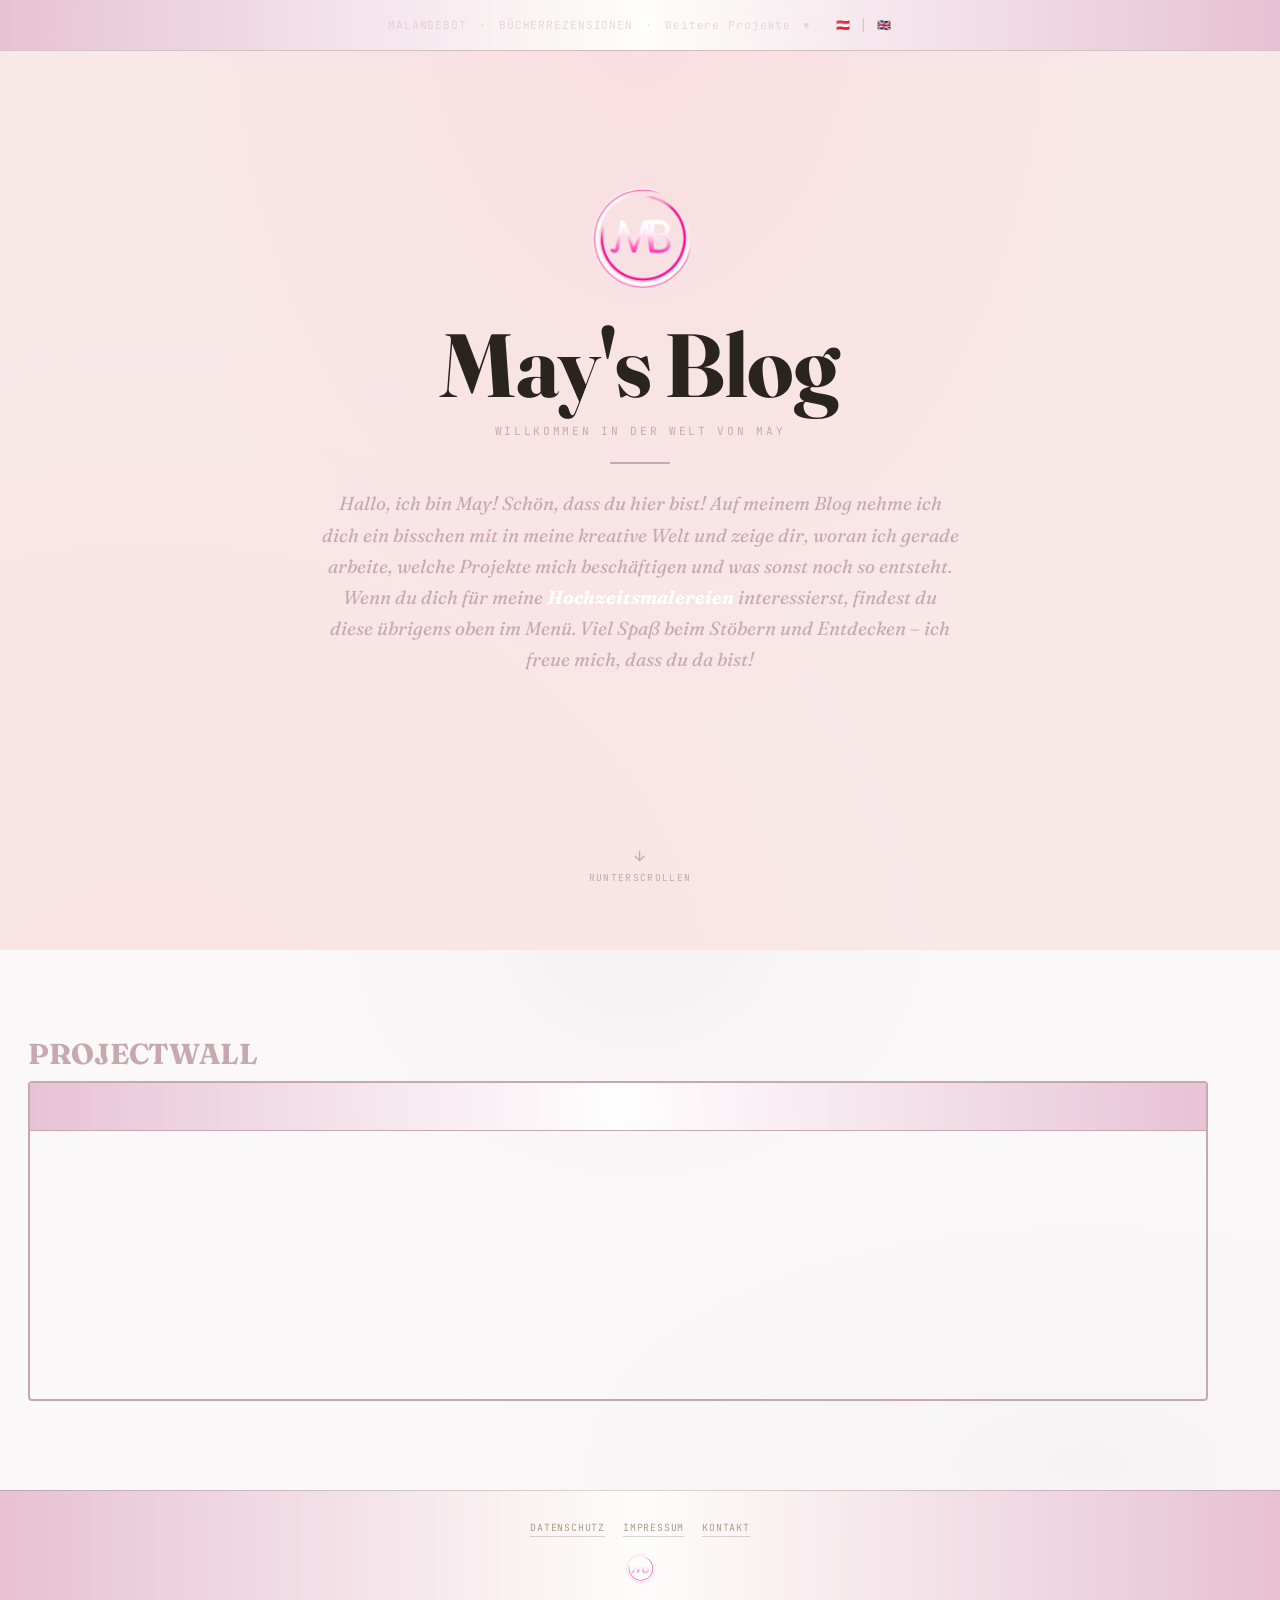
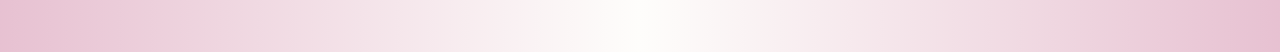
<file: index.html>
<!DOCTYPE html>
<html lang="de">
<head>
<meta charset="UTF-8">
<meta name="viewport" content="width=device-width, initial-scale=1.0">
<title>May's Blog</title>
<meta name="description" content="May's Blog ist das Bücherregal einer Leserin, öffentlich geführt — ausführliche Notizen zu wirklich gelesenen Büchern. Keine Sterne-Durchschnitte, kein Algorithmus.">
<meta property="og:title" content="May's Blog">
<meta property="og:description" content="May's Blog, gibt Einblick in Projekte und Hochzeitsmalereien.">
<meta property="og:type" content="website">
<script>
  window.__siteLanguage = localStorage.getItem('siteLanguage') === 'en' ? 'en' : 'de';
  document.documentElement.lang = window.__siteLanguage;
</script>
<script>
  window.__isMobile = window.matchMedia('(max-width: 760px), (pointer: coarse)').matches;
  document.documentElement.classList.toggle('mobile-reduced', window.__isMobile);
</script>
<link rel="icon" href="logomail.jpeg">
<link rel="stylesheet" href="fonts/fonts.css">
<style>
  :root{
    --paper:#efe6d2;
    --paper-deep:#e6d9bc;
    --card:#f8f2e2;
    --wood:#4a3226;
    --wood-hi:#6b4a35;
    --ink:#2a2420;
    --ink-soft:#6b5d4c;
    --ink-faint:#a99d87;
    --oxblood:#7c2f2f;
    --oxblood-deep:#5e2222;
    --gold:#a9822f;
    --forest:#3f5a45;
    --rule:rgba(42,36,32,0.18);
    --shadow:0 18px 40px -20px rgba(20,14,8,0.45);
  }
  *{box-sizing:border-box;}
  html{scroll-behavior:smooth;overflow-x:hidden;}
  body{
    margin:0;
    background:var(--paper);
    background-image:
      radial-gradient(circle at 20% 10%, rgba(255,255,255,0.35), transparent 40%),
      repeating-linear-gradient(90deg, rgba(42,36,32,0.015) 0px, rgba(42,36,32,0.015) 1px, transparent 1px, transparent 3px);
    color:var(--ink);
    font-family:'Source Serif 4', Georgia, serif;
    -webkit-font-smoothing:antialiased;
    overflow-x:hidden;
  }
  ::selection{background:var(--gold);color:var(--card);}
  a{color:inherit;}
  .wrap{max-width:1180px;margin:0 auto;padding:0 28px;}

  /* ── Willkommen: der erste Eindruck ──────────────────────── */
  .welcome{
    position:relative;min-height:100svh;min-height:100vh;overflow:hidden;
    display:flex;flex-direction:column;align-items:center;justify-content:center;
    text-align:center;padding:2px 24px;
    background:
      radial-gradient(ellipse at 50% -8%, rgba(255,182,193,0.2), transparent 55%),
      radial-gradient(ellipse at 12% 108%, rgba(255,192,203,0.15), transparent 50%),
      #f8e8e8;
  }
  .welcome-motes{position:absolute;inset:0;pointer-events:none;overflow:hidden;}
  .welcome-motes span{
    position:absolute;border-radius:50%;background:#ffffff;opacity:0;filter:blur(0.5px);
    animation:wmote linear infinite;
  }
  @keyframes wmote{
    0%{transform:translate3d(0,0,0);opacity:0;}
    12%{opacity:var(--o,0.4);}
    88%{opacity:var(--o,0.4);}
    100%{transform:translate3d(var(--dx,16px), -46vh, 0);opacity:0;}
  }
  .welcome-inner{position:relative;z-index:2;max-width:640px;margin-top:-120px;}
  .welcome-mark{margin:0 0 6px;}
  .welcome-mark svg{width:50px;height:50px;opacity:0.82;}
  .welcome-logo{width:140px;height:140px;object-fit:contain;}
  .welcome-eyebrow{
    font-family:'JetBrains Mono',monospace;font-size:0.7rem;letter-spacing:0.24em;text-transform:uppercase;
    color:#c8a8b0;margin:4px 0 14px;
  }
  .welcome-title{
    font-family:'Fraunces',Georgia,serif;font-weight:700;font-size:clamp(2.8rem,9vw,5.6rem);
    line-height:0.98;letter-spacing:-0.01em;margin:0 0 16px;color:var(--ink);
  }
  .welcome-rule{width:60px;height:2px;background:#c8a8b0;margin:24px auto;border-radius:2px;border:none;}
  .welcome-tagline{
    font-family:'Fraunces',Georgia,serif;font-style:italic;font-weight:400;font-size:1.18rem;
    color:#c8a8b0;line-height:1.65;margin:0 0 36px;
  }
  .welcome-inline-link{
    color:#ffffff;
    font-weight:700;
    text-decoration:none;
    display:inline;
  }
  .welcome-inline-link:hover,
  .welcome-inline-link:focus-visible{
    color:#ffffff;
  }
  .welcome-cta{display:none;gap:14px;flex-wrap:wrap;justify-content:center;}
  .welcome-ghost{
    font-family:'JetBrains Mono',monospace;font-size:0.7rem;letter-spacing:0.06em;text-transform:uppercase;
    background:transparent;color:var(--oxblood);border:1px solid var(--oxblood);border-radius:3px;
    padding:12px 22px;cursor:pointer;transition:background .18s,color .18s,transform .18s;
  }
  .welcome-ghost:hover{background:var(--oxblood);color:var(--card);transform:translateY(-1px);}
  .reveal-w{opacity:0;transform:translateY(22px);animation:revealW .8s cubic-bezier(.2,.8,.25,1) forwards;animation-delay:var(--wd,0s);}
  @keyframes revealW{to{opacity:1;transform:none;}}
  .welcome-scroll-wrap{position:absolute;bottom:60px;left:50%;transform:translateX(-50%);z-index:2;}
  .welcome-scroll{
    background:none;border:none;cursor:pointer;color:var(--ink-faint);
    display:flex;flex-direction:column;align-items:center;gap:7px;
    font-family:'JetBrains Mono',monospace;font-size:0.6rem;letter-spacing:0.14em;text-transform:uppercase;
    opacity:0;padding:6px;
    animation:wcueIn .8s ease forwards 1.3s, wbob 2.2s ease-in-out infinite 2.1s;
  }
  .welcome-scroll:hover{color:var(--oxblood);}
  @keyframes wcueIn{to{opacity:0.75;}}
  @keyframes wbob{0%,100%{transform:translateY(0);}50%{transform:translateY(7px);}}

  @media(max-width:760px){
    .welcome{padding:2px 20px;}
    .welcome-mark svg{width:40px;height:40px;}
    .welcome-tagline{font-size:1.02rem;}
    .welcome-ghost{padding:11px 18px;font-size:0.66rem;}
  }
  @media (prefers-reduced-motion: reduce){
    .welcome-motes{display:none;}
    .reveal-w{opacity:1;transform:none;animation:none;}
    .welcome-scroll{opacity:0.75;animation:none;}
  }

  /* ── Kopfzeile ─────────────────────────────────────────── */
  header.site{
    position:sticky;top:0;z-index:40;
    background:linear-gradient(to right, rgba(230,190,210,0.92) 0%, rgba(255,255,255,0.92) 50%, rgba(230,190,210,0.92) 100%);
    backdrop-filter:blur(6px);
    box-shadow:0 1px 0 0 var(--rule);
    transform:translateZ(0);
  }
  .site-bar{
    display:flex;align-items:center;justify-content:center;
    padding:18px 28px;max-width:1180px;margin:0 auto;gap:24px;
  }
  .wordmark{
    display:none;
    font-family:'Fraunces', Georgia, serif;
    font-weight:600;font-size:1.5rem;letter-spacing:0.01em;
    display:flex;align-items:baseline;gap:8px;
  }
  .wordmark span{
    font-family:'JetBrains Mono',monospace;font-size:0.55rem;
    color:var(--ink-faint);letter-spacing:0.14em;font-weight:400;
    text-transform:uppercase;
  }
  nav.site-nav{display:flex;gap:28px;font-family:'JetBrains Mono',monospace;font-size:0.68rem;letter-spacing:0.08em;text-transform:uppercase;}
  nav.site-nav a{text-decoration:none;color:var(--ink-soft);border-bottom:1px solid transparent;padding-bottom:3px;transition:color .18s,border-color .18s;cursor:pointer;}
  nav.site-nav a:hover{color:var(--oxblood);border-color:var(--oxblood);}
  
  /* ── Header Navigation ──────────────────────────────────────── */
  .header-nav{
    display:flex;gap:12px;flex-wrap:nowrap;font-family:'JetBrains Mono',monospace;font-size:0.7rem;
    letter-spacing:0.08em;text-transform:uppercase;margin:0;padding:0;align-items:center;overflow:visible;
  }
  .language-switch{
    display:flex;
    align-items:center;
    gap:8px;
    margin-left:14px;
  }
  .language-switch .language-sep{
    color:#c8a8b0;
    opacity:0.6;
    font-size:0.9rem;
    line-height:1;
    user-select:none;
  }
  .language-switch button{
    font-size:1rem;
    line-height:1;
    text-decoration:none;
    background:none;
    border:none;
    cursor:pointer;
    filter:saturate(0.95);
    transition:transform .18s, filter .18s, opacity .18s;
  }
  .language-switch button:hover{
    transform:translateY(-1px);
    filter:saturate(1.1);
    opacity:0.9;
  }
  .projects-dropdown{
    position:relative;
    display:inline-flex;
    align-items:center;
  }
  .projects-menu{
    position:absolute;
    top:calc(100% + 10px);
    right:0;
    min-width:220px;
    padding:8px;
    border:1px solid rgba(200,168,176,0.35);
    border-radius:10px;
    background:rgba(255,255,255,0.96);
    box-shadow:0 18px 34px -20px rgba(42,36,32,0.45);
    display:none;
    z-index:90;
  }
  .projects-menu.open{display:block;}
  .projects-menu a{
    display:block;
    text-decoration:none;
    color:#c8a8b0;
    padding:8px 10px;
    border-radius:7px;
    font-family:'JetBrains Mono',monospace;
    font-size:0.64rem;
    letter-spacing:0.08em;
    text-transform:uppercase;
    white-space:nowrap;
  }
  .projects-menu a:hover{
    background:rgba(200,168,176,0.12);
    color:var(--oxblood);
  }
  .projects-dropdown.open .dropdown-arrow{
    transform:rotate(180deg);
  }
  .header-nav button,
  .header-nav a{
    background:none;border:none;cursor:pointer;color:#c8a8b0;
    text-decoration:none;padding:0;transition:color .18s,opacity .18s;
    display:inline-block;font-size:inherit;font-family:inherit;letter-spacing:inherit;
  }
  .header-nav button:hover,
  .header-nav a:hover{
    color:var(--oxblood);opacity:0.75;
  }
  .header-nav span{
    color:#c8a8b0;opacity:0.4;display:inline-block;
  }
  .dropdown-arrow{
    margin-left:4px;font-size:0.65rem;opacity:0.8;display:inline-block;
    transition:transform .2s ease;
  }
  
  /* ── Sidebar Menu Hidden ──────────────────────────────────── */
  .sidebar-menu{
    display:none;
  }
  
  /* ── Welcome Navigation ───────────────────────────────────── */
  .welcome-nav{
    display:flex;gap:24px;justify-content:center;align-items:center;flex-wrap:wrap;
    margin-top:48px;font-family:'JetBrains Mono',monospace;font-size:0.75rem;
    letter-spacing:0.08em;text-transform:uppercase;
  }
  .welcome-nav button,
  .welcome-nav a{
    background:none;border:none;cursor:pointer;color:#c8a8b0;
    text-decoration:none;padding:0;transition:color .18s,opacity .18s;
    display:inline-block;
  }
  .welcome-nav button:hover,
  .welcome-nav a:hover{
    color:var(--oxblood);opacity:0.75;
  }
  .search-box input::placeholder{color:var(--ink-faint);}
  .search-box svg{flex-shrink:0;opacity:0.55;}
  
  /* ── ProjectWall Section ────────────────────────────────────── */
  .projectwall{
    position:relative;min-height:60vh;overflow:hidden;
    display:flex;flex-direction:column;align-items:flex-start;justify-content:center;
    text-align:left;padding:40px 28px;
    background:
      radial-gradient(ellipse at 50% -5%, rgba(200,168,176,0.08), transparent 40%),
      radial-gradient(ellipse at 85% 95%, rgba(200,168,176,0.06), transparent 45%),
      #faf8f9;
  }
  .projectwall-inner{
    position:relative;z-index:2;width:100%;max-width:1180px;display:flex;flex-direction:column;align-items:flex-start;gap:12px;}
  .projectwall-square{
    flex-shrink:0;width:100%;height:320px;border:2px solid #c8a8b0;border-radius:4px;background:transparent;position:relative;overflow:hidden;
  }
  .projectwall-square-header{
    position:absolute;top:0;left:0;right:0;height:48px;
    background:linear-gradient(to right, rgba(230,190,210,0.92) 0%, rgba(255,255,255,0.92) 50%, rgba(230,190,210,0.92) 100%);
    display:flex;align-items:center;justify-content:flex-start;padding:0 16px;border-bottom:1px solid #c8a8b0;
  }
  .projectwall-plus{
    background:none;border:none;cursor:pointer;color:#ffffff;font-size:28px;font-weight:300;padding:0;width:32px;height:32px;display:none;align-items:center;justify-content:center;transition:opacity .18s;flex-shrink:0;
  }
  body.admin-mode .projectwall-plus{
    display:flex;
  }
  .projectwall-plus:hover{
    opacity:0.7;
  }
  .projectwall-title{
    font-family:'Fraunces',Georgia,serif;font-weight:700;font-size:1.8rem;
    line-height:1;letter-spacing:-0.01em;margin:0;color:#c8a8b0 !important;
  }
  .projectwall-words{
    position:absolute;top:48px;left:0;right:0;bottom:0;padding:16px;display:block;overflow:hidden;
  }
  .projectwall-word-item{
    background:transparent;border:1.5px solid #c8a8b0;color:#c8a8b0;padding:6px 12px;border-radius:16px;font-family:'Fraunces',Georgia,serif;font-size:0.85rem;cursor:default;display:inline-flex;align-items:center;gap:6px;white-space:nowrap;box-sizing:border-box;transition:all .2s ease;position:relative;
  }
  body.admin-mode .projectwall-word-item{
    cursor:grab;
  }
  body.admin-mode .projectwall-word-item.is-dragging{
    cursor:grabbing;z-index:8;
    box-shadow:0 8px 18px rgba(124,47,47,0.2);
  }
  .projectwall-word-item:hover{
    background:rgba(200,168,176,0.1);
  }
  .projectwall-word-text{
    display:inline-block;
  }
  .projectwall-word-delete{
    background:none;border:none;color:#c8a8b0;cursor:pointer;font-size:1rem;padding:0;margin:-1px -4px 0 0;opacity:0;transition:opacity .2s ease;line-height:1;display:none;
  }
  body.admin-mode .projectwall-word-delete{
    display:inline;
  }
  .projectwall-word-item:hover .projectwall-word-delete{
    opacity:1;
  }
  .projectwall-word-delete:hover{
    color:#a88898;transform:scale(1.15);
  }
  .footer-admin-logo{
    height:40px;opacity:0.7;cursor:pointer;user-select:none;
    transition:opacity .2s ease, transform .2s ease, filter .2s ease;
  }
  .footer-admin-logo:hover{opacity:0.95;transform:translateY(-1px);}
  body.admin-mode .footer-admin-logo{
    opacity:0.95;
    filter:drop-shadow(0 0 6px rgba(223,125,166,0.35));
  }
  .admin-pass-modal{
    position:fixed;inset:0;z-index:1400;background:rgba(20,14,8,0.38);
    display:flex;align-items:center;justify-content:center;
    opacity:0;visibility:hidden;pointer-events:none;
    transition:opacity .2s ease, visibility .2s ease;
  }
  .admin-pass-modal.active{opacity:1;visibility:visible;pointer-events:auto;}
  .admin-pass-box{
    width:min(92vw, 330px);background:#faf8f9;border:2px solid #c8a8b0;border-radius:16px;
    padding:18px 18px 14px;box-shadow:0 16px 34px rgba(42,36,32,0.22);
  }
  .admin-pass-title{
    margin:0 0 10px;font-family:'Fraunces',Georgia,serif;font-size:1rem;color:#c8a8b0;
  }
  .admin-pass-input{
    width:100%;border:1.5px solid #c8a8b0;border-radius:10px;padding:10px 12px;
    font-family:'JetBrains Mono',monospace;font-size:0.85rem;color:#7b5f6f;outline:none;
    background:#ffffff;
  }
  .admin-pass-input:focus{border-color:#a88898;box-shadow:0 0 0 3px rgba(200,168,176,0.15);}
  .admin-pass-actions{display:flex;justify-content:flex-end;gap:8px;margin-top:10px;}
  .admin-pass-btn{
    border:1px solid #c8a8b0;background:#fff;color:#a07f90;border-radius:999px;
    padding:7px 12px;font-family:'JetBrains Mono',monospace;font-size:0.62rem;
    letter-spacing:0.06em;text-transform:uppercase;cursor:pointer;
  }
  .admin-pass-btn.primary{background:#f3aecd;border-color:#e39abb;color:#fff7fb;}
  .admin-pass-error{
    min-height:1.1em;margin-top:8px;
    font-family:'JetBrains Mono',monospace;font-size:0.64rem;color:#b35c82;
  }
  /* ── ProjectWall Add Modal ──────────────────────────────────── */
  .projectwall-modal{
    position:fixed;top:0;left:0;right:0;bottom:0;z-index:1000;
    opacity:0;visibility:hidden;transition:opacity 0.2s ease, visibility 0.2s ease;
    pointer-events:none;display:flex;align-items:center;justify-content:center;
    background:rgba(0,0,0,0.3);
  }
  .projectwall-modal.active{
    opacity:1;visibility:visible;pointer-events:auto;
  }
  .projectwall-modal-content{
    background:#faf8f9;border:2px solid #c8a8b0;border-radius:20px;
    padding:20px 24px;box-shadow:0 8px 32px rgba(200,168,176,0.25);
    min-width:280px;pointer-events:auto;
  }
  .projectwall-input{
    width:100%;border:1.5px solid #c8a8b0;border-radius:12px;
    padding:10px 12px;font-family:'Fraunces',Georgia,serif;font-size:0.95rem;
    color:#c8a8b0;background:#ffffff;transition:all 0.2s ease;
    box-sizing:border-box;outline:none;pointer-events:auto;
  }
  .projectwall-input:focus{
    border-color:#a88898;box-shadow:0 0 0 3px rgba(200,168,176,0.15);
  }
  .projectwall-input::placeholder{
    color:#c8a8b0;opacity:0.5;
  }
  .projectwall-modal-hint{
    font-size:0.75rem;color:#c8a8b0;opacity:0.6;margin-top:8px;
    font-family:'JetBrains Mono',monospace;text-align:center;
  }
  .projectwall-input-wrapper{
    position:absolute;top:48px;left:24px;display:flex;align-items:center;gap:8px;
  }
  .projectwall-input{
    border:1px solid #c8a8b0;background:#ffffff;color:#c8a8b0;padding:6px 10px;border-radius:2px;font-family:'Fraunces',Georgia,serif;font-size:1rem;outline:none;min-width:120px;
  }
  .projectwall-input::placeholder{
    color:#c8a8b0;opacity:0.5;
  }
  .projectwall-input:focus{
    border-color:#c8a8b0;box-shadow:0 0 0 2px rgba(200,168,176,0.1);
  }

  /* ── Hero: aufgeschlagene Doppelseite ──────────────────── */
  .hero{padding:56px 0 40px;}
  .hero-eyebrow{
    font-family:'JetBrains Mono',monospace;font-size:0.66rem;letter-spacing:0.16em;
    text-transform:uppercase;color:var(--oxblood);margin:0 0 14px;
    display:flex;align-items:center;gap:10px;
  }
  .hero-eyebrow::after{content:'';flex:1;height:1px;background:var(--rule);}
  .spread{
    display:grid;grid-template-columns:1fr 1fr;
    background:var(--card);
    border-radius:6px;
    box-shadow:var(--shadow);
    position:relative;overflow:hidden;
    border:1px solid var(--rule);
  }
  .spread::before{
    content:'';position:absolute;left:50%;top:0;bottom:0;width:44px;
    transform:translateX(-50%);
    background:linear-gradient(90deg, transparent, rgba(42,36,32,0.10) 46%, rgba(42,36,32,0.16) 50%, rgba(42,36,32,0.10) 54%, transparent);
    pointer-events:none;
  }
  .spread-left{padding:44px 40px 44px 48px;display:flex;flex-direction:column;justify-content:center;gap:18px;}
  .spread-right{padding:44px 48px 44px 40px;display:flex;flex-direction:column;justify-content:center;gap:16px;}
  .hero-main{display:flex;gap:26px;align-items:flex-start;}
  .hero-cover{
    flex:0 0 150px;aspect-ratio:3/4;border-radius:2px 6px 6px 2px;overflow:hidden;position:relative;
    box-shadow:8px 14px 28px -10px rgba(20,12,6,0.55), inset 4px 0 6px -4px rgba(0,0,0,0.5);
    transform:rotate(-2.5deg);
  }
  .hero-cover img{width:100%;height:100%;object-fit:cover;display:block;}
  .hero-cover .cover-fallback{width:100%;height:100%;}
  .cover-fallback{
    display:flex;flex-direction:column;align-items:center;justify-content:center;gap:8px;
    color:#fff;text-align:center;padding:12px;
  }
  .cover-fallback b{font-family:'Fraunces',Georgia,serif;font-weight:600;font-size:0.95rem;line-height:1.2;text-shadow:0 1px 3px rgba(0,0,0,0.35);}
  .cover-fallback i{font-family:'JetBrains Mono',monospace;font-style:normal;font-size:0.52rem;letter-spacing:0.08em;color:rgba(255,255,255,0.8);text-transform:uppercase;}
  .hero-title{font-family:'Fraunces',Georgia,serif;font-weight:600;font-size:2.3rem;line-height:1.06;margin:0;}
  .hero-subtitle{font-family:'Fraunces',Georgia,serif;font-style:italic;font-weight:500;font-size:1.05rem;color:var(--ink-soft);margin:6px 0 0;}
  .hero-byline{font-family:'JetBrains Mono',monospace;font-size:0.72rem;color:var(--ink-soft);letter-spacing:0.04em;margin-top:10px;}
  .hero-tags{display:flex;gap:8px;flex-wrap:wrap;}
  .tag{
    font-family:'JetBrains Mono',monospace;font-size:0.6rem;letter-spacing:0.08em;text-transform:uppercase;
    padding:4px 9px;border:1px solid var(--rule);border-radius:999px;color:var(--ink-soft);
  }
  .hero-quote{
    font-family:'Fraunces',Georgia,serif;font-style:italic;font-weight:500;font-size:1.2rem;line-height:1.5;
    color:var(--ink);border-left:3px solid var(--oxblood);padding-left:18px;margin:6px 0;
  }
  .stamp-row{display:flex;align-items:center;gap:16px;}
  .btn-open{
    align-self:flex-start;
    font-family:'JetBrains Mono',monospace;font-size:0.7rem;letter-spacing:0.06em;text-transform:uppercase;
    background:var(--oxblood);color:var(--card);border:none;border-radius:3px;
    padding:11px 20px;cursor:pointer;transition:background .18s, transform .18s;
  }
  .btn-open:hover{background:var(--oxblood-deep);transform:translateY(-1px);}
  .hero-body p{margin:0 0 12px;line-height:1.75;font-size:0.98rem;color:var(--ink);}
  .hero-body p:last-child{margin-bottom:0;color:var(--ink-soft);font-size:0.88rem;}

  /* ── Bewertungsstempel ─────────────────────────────────── */
  .stamp{
    width:56px;height:56px;border-radius:50%;
    display:flex;align-items:center;justify-content:center;flex-direction:column;
    border:2px solid var(--oxblood);color:var(--oxblood);
    transform:rotate(-9deg);
    font-family:'JetBrains Mono',monospace;
    mix-blend-mode:multiply;
    filter:url(#stampRough);
    flex-shrink:0;
  }
  .stamp b{font-size:1.15rem;line-height:1;font-weight:500;}
  .stamp em{font-style:normal;font-size:0.42rem;letter-spacing:0.1em;text-transform:uppercase;opacity:0.85;}
  .stamp.small{width:40px;height:40px;}
  .stamp.small b{font-size:0.86rem;}
  .stamp.small em{font-size:0.34rem;}

  /* ── Abschnitte ────────────────────────────────────────── */
  .section{padding:52px 0;}
  .section-head{display:flex;align-items:baseline;justify-content:space-between;gap:20px;margin-bottom:26px;flex-wrap:wrap;}
  .section-title{font-family:'Fraunces',Georgia,serif;font-weight:600;font-size:1.7rem;margin:0;}
  .section-sub{font-family:'JetBrains Mono',monospace;font-size:0.68rem;color:var(--ink-faint);letter-spacing:0.06em;}

  .reveal{opacity:0;transform:translateY(26px);transition:opacity .7s ease, transform .7s ease;}
  .reveal.in{opacity:1;transform:none;}

  /* ── Filter & Sortierung ───────────────────────────────── */
  .filters{display:flex;gap:8px;flex-wrap:wrap;margin-bottom:14px;}
  .filter-chip{
    font-family:'JetBrains Mono',monospace;font-size:0.66rem;letter-spacing:0.06em;text-transform:uppercase;
    padding:7px 14px;border:1px solid var(--rule);border-radius:999px;background:var(--card);
    color:var(--ink-soft);cursor:pointer;transition:all .16s;
  }
  .filter-chip:hover{border-color:var(--oxblood);color:var(--oxblood);}
  .filter-chip.active{background:var(--oxblood);border-color:var(--oxblood);color:var(--card);}
  .sorts{display:flex;gap:6px;align-items:center;margin-bottom:26px;flex-wrap:wrap;}
  .sorts label{font-family:'JetBrains Mono',monospace;font-size:0.6rem;letter-spacing:0.1em;text-transform:uppercase;color:var(--ink-faint);margin-right:4px;}
  .sort-chip{
    font-family:'JetBrains Mono',monospace;font-size:0.6rem;letter-spacing:0.06em;text-transform:uppercase;
    padding:5px 11px;border:1px solid transparent;border-radius:999px;background:transparent;
    color:var(--ink-soft);cursor:pointer;transition:all .16s;
  }
  .sort-chip:hover{color:var(--oxblood);}
  .sort-chip.active{border-color:var(--rule);background:var(--card);color:var(--ink);}

  /* ── Das Regal ─────────────────────────────────────────── */
  .shelf-row{position:relative;margin-bottom:46px;}
  .shelf-books{
    display:flex;align-items:flex-end;gap:3px;
    padding:0 6px 18px;overflow-x:auto;overflow-y:visible;
    scrollbar-width:none;-ms-overflow-style:none;
  }
  .shelf-books::-webkit-scrollbar{display:none;height:0;}
  .shelf-fade{
    position:absolute;top:0;bottom:20px;width:52px;z-index:2;
    pointer-events:none;transition:opacity .25s ease;
  }
  .shelf-fade.left{left:0;background:linear-gradient(90deg, var(--paper) 15%, transparent);}
  .shelf-fade.right{right:0;background:linear-gradient(270deg, var(--paper) 15%, transparent);}
  .shelf-fade.hide{opacity:0;}
  .shelf-ledge{
    height:20px;border-radius:0 0 4px 4px;
    background:linear-gradient(180deg, var(--wood-hi), var(--wood));
    box-shadow:0 10px 16px -8px rgba(20,12,6,0.55), inset 0 2px 0 rgba(255,255,255,0.08);
  }
  .spine{
    flex:0 0 auto;
    border-radius:3px 3px 2px 2px;
    display:flex;flex-direction:column;align-items:center;justify-content:flex-start;
    padding:14px 0 10px;
    cursor:pointer;
    overflow:hidden;
    box-shadow:inset -6px 0 10px -6px rgba(0,0,0,0.35), inset 3px 0 0 rgba(255,255,255,0.10), 0 6px 10px -6px rgba(20,12,6,0.4);
    transition:transform .2s ease, box-shadow .2s ease;
    position:relative;
  }
  .spine:hover, .spine:focus-visible{
    transform:translateY(-16px) rotate(-1.2deg);
    box-shadow:inset -6px 0 10px -6px rgba(0,0,0,0.35), inset 3px 0 0 rgba(255,255,255,0.12), 0 22px 26px -14px rgba(20,12,6,0.55);
  }
  .shelf-books.pop .spine{animation:spineIn .55s cubic-bezier(.2,.7,.3,1.05) backwards;animation-delay:var(--d,0s);}
  @keyframes spineIn{from{opacity:0;transform:translateY(30px) rotate(2deg);}to{opacity:1;transform:none;}}
  .spine-title{
    writing-mode:vertical-rl;transform:rotate(180deg);
    font-family:'Fraunces',Georgia,serif;font-weight:600;letter-spacing:0.01em;
    color:rgba(255,255,255,0.94);text-shadow:0 1px 2px rgba(0,0,0,0.25);
    line-height:1.15;white-space:nowrap;
    overflow:hidden;text-overflow:ellipsis;flex:0 0 auto;
  }
  .spine-author{
    writing-mode:vertical-rl;transform:rotate(180deg);
    font-family:'JetBrains Mono',monospace;font-size:0.52rem;letter-spacing:0.06em;
    color:rgba(255,255,255,0.7);margin-top:8px;white-space:nowrap;
    overflow:hidden;text-overflow:ellipsis;flex:0 0 auto;
  }
  .spine-cap{width:100%;height:6px;background:rgba(0,0,0,0.18);position:absolute;top:0;left:0;border-radius:3px 3px 0 0;}

  .empty-state{
    font-family:'JetBrains Mono',monospace;font-size:0.78rem;color:var(--ink-faint);
    padding:40px 0;text-align:center;letter-spacing:0.02em;
  }
  .data-error{
    background:var(--card);border:1px solid var(--oxblood);border-radius:6px;
    padding:28px 32px;line-height:1.8;box-shadow:var(--shadow);
  }
  .data-error h3{font-family:'Fraunces',Georgia,serif;margin:0 0 8px;color:var(--oxblood);}
  .data-error code{font-family:'JetBrains Mono',monospace;font-size:0.8rem;background:var(--paper-deep);padding:1px 6px;border-radius:3px;}

  /* ── Bibliothek-Teaser ─────────────────────────────────── */
  .teaser{
    position:relative;border-radius:8px;overflow:hidden;cursor:pointer;
    background:linear-gradient(180deg,#1c1610,#120d09);
    box-shadow:0 30px 60px -30px rgba(10,6,3,0.8);
    min-height:200px;display:flex;align-items:center;justify-content:center;
    border:1px solid rgba(255,255,255,0.06);
  }
  .teaser-doors{
    position:absolute;inset:0;display:flex;perspective:900px;pointer-events:none;
  }
  .t-door{
    flex:1;background:
      linear-gradient(90deg, rgba(0,0,0,0.35), transparent 12%, transparent 88%, rgba(0,0,0,0.35)),
      repeating-linear-gradient(0deg, rgba(255,255,255,0.025) 0 2px, transparent 2px 26px),
      linear-gradient(180deg,#42301f,#2c1f13);
    transition:transform 1.1s cubic-bezier(.6,.05,.25,1);
    box-shadow:inset 0 0 60px rgba(0,0,0,0.45);
  }
  .t-door.left{transform-origin:left center;border-right:2px solid #17100a;}
  .t-door.right{transform-origin:right center;border-left:2px solid #17100a;}
  .t-door::after{
    content:'';position:absolute;top:18%;bottom:18%;width:38%;
    border:2px solid rgba(233,216,166,0.14);border-radius:3px;
  }
  .t-door.left::after{right:14%;}
  .t-door.right::after{left:14%;}
  .teaser-light{
    position:absolute;inset:0;display:flex;align-items:center;justify-content:center;
    background:radial-gradient(ellipse at 50% 55%, rgba(242,222,166,0.32), rgba(122,84,40,0.12) 45%, transparent 72%);
    opacity:0;transition:opacity 1.1s ease;pointer-events:none;
  }
  .teaser:hover .t-door.left, .teaser:focus-visible .t-door.left{transform:rotateY(52deg);}
  .teaser:hover .t-door.right, .teaser:focus-visible .t-door.right{transform:rotateY(-52deg);}
  .teaser:hover .teaser-light, .teaser:focus-visible .teaser-light{opacity:1;}
  .teaser-inner{position:relative;z-index:2;text-align:center;padding:40px 20px;pointer-events:none;}
  .teaser-inner h3{
    font-family:'Fraunces',Georgia,serif;font-weight:600;font-size:2.1rem;margin:0 0 10px;
    color:#f2e8d0;text-shadow:0 2px 18px rgba(0,0,0,0.7);
  }
  .teaser-inner p{
    font-family:'JetBrains Mono',monospace;font-size:0.68rem;letter-spacing:0.14em;text-transform:uppercase;
    color:rgba(242,232,208,0.75);margin:0 0 26px;
  }
  .teaser-btn{
    pointer-events:auto;
    font-family:'JetBrains Mono',monospace;font-size:0.72rem;letter-spacing:0.08em;text-transform:uppercase;
    background:rgba(169,130,47,0.92);color:#1c1610;border:none;border-radius:3px;
    padding:13px 26px;cursor:pointer;transition:background .18s, transform .18s;
    box-shadow:0 10px 26px -8px rgba(0,0,0,0.7);
  }
  .teaser-btn:hover{background:#c39a3f;transform:translateY(-2px);}

  /* ── Über / Fußzeile ───────────────────────────────────── */
  .about-block{
    background:var(--card);border:1px solid var(--rule);border-radius:6px;
    padding:44px;display:grid;grid-template-columns:1.1fr 0.9fr;gap:40px;box-shadow:var(--shadow);
  }
  .about-block h3{font-family:'Fraunces',Georgia,serif;font-weight:600;font-size:1.5rem;margin:0 0 14px;}
  .about-block p{line-height:1.8;color:var(--ink-soft);margin:0 0 12px;font-size:0.94rem;}
  .colophon{font-family:'JetBrains Mono',monospace;font-size:0.68rem;color:var(--ink-faint);line-height:2.1;}
  .colophon b{color:var(--ink-soft);}
  footer.site{
    position:relative;
    padding:30px 0 60px;text-align:center;font-family:'JetBrains Mono',monospace;font-size:0.62rem;letter-spacing:0.08em;text-transform:uppercase;color:var(--ink-faint);
    background:linear-gradient(to right, rgba(230,190,210,0.92) 0%, rgba(255,255,255,0.92) 50%, rgba(230,190,210,0.92) 100%);
    border-top:1px solid var(--rule);
  }
  footer.site a{text-decoration:none;border-bottom:1px solid var(--rule);padding-bottom:2px;}
  footer.site a:hover{color:var(--oxblood);border-color:var(--oxblood);}
  footer.site .foot-links{margin-bottom:12px;display:flex;gap:18px;justify-content:center;flex-wrap:wrap;}
  footer.site .foot-heart{color:var(--ink-faint);}
  footer.site .foot-heart b{color:var(--oxblood);font-weight:400;}

  /* ── Buch-Overlay (Blätter-Ansicht) ────────────────────── */
  .overlay{
    position:fixed;inset:0;z-index:100;
    background:rgba(20,14,8,0.55);
    display:flex;align-items:center;justify-content:center;
    padding:28px;
    opacity:0;pointer-events:none;
    transition:opacity .22s ease;
  }
  .overlay.open{opacity:1;pointer-events:auto;}
  .book-card{
    background:var(--card);
    max-width:600px;width:100%;
    border-radius:6px;box-shadow:0 40px 80px -20px rgba(10,6,3,0.6);
    position:relative;
    transform:translateY(18px) scale(0.98);
    transition:transform .25s ease;
    border:1px solid var(--rule);
    overflow:visible;
  }
  .overlay.open .book-card{transform:translateY(0) scale(1);}
  .close-btn{
    position:absolute;top:-16px;right:-16px;z-index:999;
    width:36px;height:36px;
    background:var(--oxblood);color:var(--card);
    border:2px solid var(--card);border-radius:50%;
    font-family:'JetBrains Mono',monospace;font-size:0.95rem;line-height:1;cursor:pointer;
    display:flex;align-items:center;justify-content:center;
    box-shadow:0 8px 14px -6px rgba(20,12,6,0.5);
  }
  .close-btn:hover{background:var(--oxblood-deep);}
  .reviewer{font-family:'JetBrains Mono',monospace;font-size:0.66rem;color:var(--ink-faint);letter-spacing:0.03em;}

  .flip-wrap{display:flex;align-items:center;gap:14px;padding:56px 30px 8px;}
  .book-flip{position:relative;flex:1;aspect-ratio:3/4;max-width:460px;margin:0 auto;perspective:2200px;}
  .book-flip::before{
    content:'';position:absolute;left:-9px;top:2px;bottom:2px;width:12px;
    background:linear-gradient(90deg, var(--wood), var(--wood-hi));
    border-radius:3px 0 0 3px;box-shadow:2px 0 8px rgba(0,0,0,0.35);z-index:0;
  }
  .book-flip::after{
    content:'';position:absolute;right:-4px;top:5px;bottom:5px;width:6px;
    background:repeating-linear-gradient(180deg, #ded2b4 0px, #ded2b4 2px, #cabf9f 2px, #cabf9f 3px);
    border-radius:0 2px 2px 0;box-shadow:1px 0 3px rgba(20,12,6,0.25) inset;z-index:0;
  }
  .bf-page{position:absolute;inset:0;transform-style:preserve-3d;transform-origin:left center;transform:rotateY(0deg);transition:transform .75s cubic-bezier(.45,.05,.15,1);}
  .bf-face{position:absolute;inset:0;backface-visibility:hidden;border-radius:2px;padding:34px;overflow-y:auto;box-shadow:2px 0 14px rgba(20,12,6,0.18);background:var(--card);border:1px solid var(--rule);}
  .bf-face.bf-back{transform:rotateY(180deg);background:var(--paper-deep);}
  .bf-text{font-size:1rem;line-height:1.85;margin:0;}
  .bf-cover{width:100%;height:100%;display:flex;flex-direction:column;align-items:center;justify-content:center;gap:16px;border-radius:2px;color:#fff;text-align:center;padding:20px;position:relative;overflow:hidden;}
  .bf-cover.has-img{justify-content:flex-end;padding:0;}
  .bf-cover.has-img img{position:absolute;inset:0;width:100%;height:100%;object-fit:cover;}
  .bf-cover-scrim{position:absolute;inset:0;background:linear-gradient(180deg, transparent 46%, rgba(16,10,6,0.82));}
  .bf-cover-bottom{position:relative;z-index:2;padding:0 22px 26px;display:flex;flex-direction:column;gap:8px;align-items:center;}
  .bf-cover-title{font-family:'Fraunces',Georgia,serif;font-weight:600;font-size:1.5rem;line-height:1.15;text-shadow:0 1px 3px rgba(0,0,0,0.3);}
  .bf-cover-author{font-family:'JetBrains Mono',monospace;font-size:0.72rem;letter-spacing:0.05em;color:rgba(255,255,255,0.85);}
  .bf-cover-open{margin-top:6px;font-family:'JetBrains Mono',monospace;font-size:0.62rem;letter-spacing:0.1em;text-transform:uppercase;color:rgba(255,255,255,0.75);}
  .bf-meta h2{font-family:'Fraunces',Georgia,serif;font-size:1.5rem;margin:0 0 6px;}
  .bf-meta .subtitle{font-family:'Fraunces',Georgia,serif;font-style:italic;color:var(--ink-soft);margin:0 0 6px;font-size:1rem;}
  .bf-meta .byline{font-family:'JetBrains Mono',monospace;font-size:0.7rem;color:var(--ink-soft);margin-bottom:14px;}
  .bf-meta .tags{display:flex;gap:6px;flex-wrap:wrap;margin-bottom:16px;}
  .bf-meta .quote{font-family:'Fraunces',Georgia,serif;font-style:italic;font-size:1.05rem;line-height:1.5;border-left:3px solid var(--oxblood);padding-left:14px;margin:0 0 16px;}
  .bf-meta .readtime{font-family:'JetBrains Mono',monospace;font-size:0.62rem;color:var(--ink-faint);letter-spacing:0.04em;text-transform:uppercase;}
  .bf-close{display:flex;flex-direction:column;align-items:center;justify-content:center;height:100%;gap:14px;text-align:center;}
  .bf-thanks{font-family:'JetBrains Mono',monospace;font-size:0.7rem;color:var(--ink-faint);letter-spacing:0.08em;text-transform:uppercase;}
  .bf-restart{
    font-family:'JetBrains Mono',monospace;font-size:0.66rem;letter-spacing:0.06em;text-transform:uppercase;
    background:transparent;color:var(--oxblood);border:1px solid var(--oxblood);border-radius:3px;
    padding:9px 16px;cursor:pointer;transition:background .15s,color .15s;
  }
  .bf-restart:hover{background:var(--oxblood);color:var(--card);}
  .flip-nav{background:var(--oxblood);color:var(--card);border:none;width:36px;height:36px;border-radius:50%;font-size:1.1rem;cursor:pointer;flex-shrink:0;transition:opacity .15s, transform .15s;position:relative;z-index:5;}
  .flip-nav:hover{transform:scale(1.08);}
  .flip-nav.disabled{opacity:0.25;pointer-events:none;}
  .flip-footer{text-align:center;padding:10px 0 26px;font-family:'JetBrains Mono',monospace;font-size:0.66rem;color:var(--ink-faint);letter-spacing:0.06em;}
  .flip-footer .dot{opacity:0.5;margin:0 6px;}

  /* ══ DIE BEGEHBARE BIBLIOTHEK ═══════════════════════════ */
  .lib{position:fixed;inset:0;z-index:80;display:none;background:#0d0a07;}
  .lib.on{display:block;}
  .lib-fade{position:absolute;inset:0;background:#000;z-index:20;pointer-events:none;opacity:1;transition:opacity 1.4s ease;}
  .lib.entered .lib-fade{opacity:0;}
  .lib-viewport{
    position:absolute;inset:0;overflow:hidden;
    background:linear-gradient(180deg, #060504 0%, #14100b 42%, #1c150e 60%, #0d0a07 100%);
    touch-action:none;cursor:grab;
  }
  .lib-viewport.dragging{cursor:grabbing;}
  .lib-world{
    position:absolute;left:50%;top:50%;width:0;height:0;
    transform-style:preserve-3d;will-change:transform;
  }
  .lib-world *{position:absolute;}
  .lib-plane{left:0;top:0;transform-style:preserve-3d;}
  .lib-floor{
    background:
      radial-gradient(ellipse at 50% 10%, rgba(255,214,150,0.05), transparent 55%),
      repeating-linear-gradient(90deg, #453122 0 82px, #3b2a1d 82px 86px, #402e20 86px 168px, #382718 168px 172px),
      #42301f;
  }
  .lib-ceil{
    background:
      repeating-linear-gradient(0deg, rgba(0,0,0,0.35) 0 6px, transparent 6px 190px),
      linear-gradient(180deg,#171008,#100b06);
  }
  .lib-wall{
    background:
      linear-gradient(180deg, rgba(0,0,0,0.55), transparent 20%),
      linear-gradient(0deg, rgba(0,0,0,0.5), transparent 12%),
      repeating-linear-gradient(90deg, rgba(0,0,0,0.18) 0 3px, transparent 3px 380px),
      linear-gradient(180deg, #2c3a30 0%, #26332a 58%, #223028 69.6%, #4a3624 70%, #35271a 70.4%, #2b2015 100%);
  }
  .lib-endwall{
    background:
      radial-gradient(ellipse at 50% 62%, rgba(242,218,158,0.16), transparent 62%),
      linear-gradient(180deg, #241d13 0%, #2c2317 55%, #241b10 100%);
    display:flex;align-items:center;justify-content:center;
  }
  .lib-entrywall{
    background:linear-gradient(180deg,#191209,#100b06);
  }
  .lib-door{
    background:
      linear-gradient(90deg, rgba(0,0,0,0.4), transparent 10%, transparent 90%, rgba(0,0,0,0.4)),
      repeating-linear-gradient(0deg, rgba(255,255,255,0.02) 0 2px, transparent 2px 30px),
      linear-gradient(180deg,#4a3521,#2f2113);
    transition:transform 2.3s cubic-bezier(.55,.04,.25,1);
    box-shadow:inset 0 0 80px rgba(0,0,0,0.5);
  }
  .lib-door::after{
    content:'';position:absolute;top:9%;bottom:9%;left:16%;right:16%;
    border:3px solid rgba(233,216,166,0.13);border-radius:4px;
  }
  .lib-doorlight{
    background:radial-gradient(ellipse at 50% 50%, rgba(244,224,168,0.5), rgba(190,140,70,0.18) 50%, transparent 75%);
    opacity:0;transition:opacity 2.4s ease;
  }
  .lib.entered .lib-doorlight{opacity:1;}

  .g-item{transform-style:preserve-3d;cursor:pointer;}
  .g-inner{
    position:absolute;inset:0;transform-style:preserve-3d;
    transition:transform .55s cubic-bezier(.3,.8,.3,1);
  }
  .g-item:hover .g-inner{transform:translateZ(16px);}
  .g-item.g-lift .g-inner{transform:translateZ(170px) scale(1.1);}
  .g-wash{
    left:-70px;right:-70px;top:-120px;bottom:-40px;
    background:radial-gradient(ellipse at 50% 22%, rgba(244,222,160,0.30), rgba(220,180,110,0.10) 48%, transparent 72%);
    pointer-events:none;
  }
  .g-frame{
    left:50%;top:0;width:250px;height:334px;margin-left:-125px;
    background:#20160d;
    border:11px solid #372718;
    outline:2px solid rgba(201,160,80,0.5);
    outline-offset:-13px;
    box-shadow:0 24px 48px -16px rgba(0,0,0,0.8), inset 0 0 30px rgba(0,0,0,0.5);
    overflow:hidden;
  }
  .g-frame img{position:absolute;inset:0;width:100%;height:100%;object-fit:cover;}
  .g-frame .cover-fallback{position:absolute;inset:0;}
  .g-frame .cover-fallback b{font-size:1.15rem;}
  .g-plaque{
    left:50%;top:352px;width:210px;margin-left:-105px;padding:9px 12px 10px;
    background:linear-gradient(180deg,#c9a24f,#9a7328);
    border:1px solid #6e5015;border-radius:2px;
    text-align:center;color:#241a08;
    box-shadow:0 8px 18px -8px rgba(0,0,0,0.85), inset 0 1px 0 rgba(255,240,200,0.55);
  }
  .g-plaque b{display:block;font-family:'Fraunces',Georgia,serif;font-weight:600;font-size:0.86rem;line-height:1.2;}
  .g-plaque span{display:block;font-family:'JetBrains Mono',monospace;font-size:0.55rem;letter-spacing:0.06em;margin-top:4px;opacity:0.85;}
  .g-pool{
    background:radial-gradient(ellipse at center, rgba(244,220,158,0.16), transparent 68%);
    pointer-events:none;
  }
  .nook{position:relative;width:560px;height:540px;display:flex;flex-direction:column;align-items:center;justify-content:flex-end;}
  .nook svg{width:430px;height:auto;display:block;}
  .nook-word{
    font-family:'Fraunces',Georgia,serif;font-weight:600;font-size:2.5rem;color:rgba(242,226,182,0.85);
    letter-spacing:0.06em;margin-bottom:24px;text-shadow:0 0 34px rgba(242,210,140,0.35);
  }

  .lib-vignette{
    position:absolute;inset:0;z-index:10;pointer-events:none;
    box-shadow:inset 0 0 220px rgba(0,0,0,0.85), inset 0 -60px 160px rgba(0,0,0,0.5);
    background:linear-gradient(180deg, rgba(0,0,0,0.35), transparent 18%);
  }
  .lib-dust{position:absolute;inset:0;z-index:11;pointer-events:none;overflow:hidden;}
  .lib-dust span{
    position:absolute;border-radius:50%;background:#f4e2b0;
    filter:blur(1px);
    animation:dust linear infinite;
    opacity:0;
  }
  @keyframes dust{
    0%{transform:translate3d(0,0,0);opacity:0;}
    12%{opacity:var(--o,0.5);}
    88%{opacity:var(--o,0.5);}
    100%{transform:translate3d(var(--dx,20px), -18vh, 0);opacity:0;}
  }
  .lib-hud{position:absolute;inset:0;z-index:15;pointer-events:none;}
  .lib-title{
    position:absolute;top:22px;left:28px;
    font-family:'Fraunces',Georgia,serif;font-weight:600;font-size:1.05rem;color:rgba(242,232,208,0.85);
    text-shadow:0 2px 10px rgba(0,0,0,0.8);
  }
  .lib-title small{display:block;font-family:'JetBrains Mono',monospace;font-size:0.55rem;letter-spacing:0.16em;text-transform:uppercase;color:rgba(242,232,208,0.5);margin-top:3px;}
  .lib-exit{
    position:absolute;top:20px;right:24px;pointer-events:auto;
    font-family:'JetBrains Mono',monospace;font-size:0.66rem;letter-spacing:0.08em;text-transform:uppercase;
    background:rgba(24,17,10,0.75);color:#f2e8d0;border:1px solid rgba(242,232,208,0.3);border-radius:3px;
    padding:10px 16px;cursor:pointer;transition:background .18s;
    backdrop-filter:blur(4px);
  }
  .lib-exit:hover{background:rgba(124,47,47,0.9);}
  .lib-hint{
    position:absolute;bottom:26px;left:50%;transform:translateX(-50%);
    font-family:'JetBrains Mono',monospace;font-size:0.62rem;letter-spacing:0.08em;
    color:rgba(242,232,208,0.85);background:rgba(24,17,10,0.72);
    border:1px solid rgba(242,232,208,0.22);border-radius:999px;
    padding:10px 20px;white-space:nowrap;max-width:94vw;overflow:hidden;text-overflow:ellipsis;
    backdrop-filter:blur(4px);transition:opacity 1s ease;
    text-align:center;
  }
  .lib-hint.dim{opacity:0.25;}

  @media(max-width:560px){
    .book-card{max-width:92vw;}
    .flip-wrap{padding:40px 6px 4px;gap:6px;}
    .book-flip{max-width:none;}
    .bf-face{padding:22px 20px;}
    .flip-nav{width:30px;height:30px;font-size:0.95rem;}
    .close-btn{top:-14px;right:-10px;}
  }

  @media(max-width:760px){
    .wrap{padding:0 16px;}
    .site-bar{padding:14px 16px;flex-wrap:wrap;gap:10px;}
    .header-nav{
      max-width:100%;min-width:0;
      flex-wrap:wrap;justify-content:center;
      gap:8px 10px;font-size:0.62rem;
    }
    .language-switch{margin-left:0;}
    nav.site-nav{order:3;width:100%;gap:18px;}
    .search-box{min-width:0;flex:1;}
    .wordmark{font-size:1.25rem;}
    .hero{padding:30px 0 24px;}
    .spread{grid-template-columns:1fr;}
    .spread::before{display:none;}
    .spread-left,.spread-right{padding:26px 20px;}
    .hero-main{gap:16px;}
    .hero-cover{flex-basis:104px;}
    .hero-title{font-size:1.55rem;}
    .hero-quote{font-size:1.02rem;}
    .section{padding:36px 0;}
    .section-title{font-size:1.4rem;}
    .section-head{flex-direction:column;align-items:flex-start;gap:6px;}
    .filters{gap:6px;margin-bottom:10px;}
    .filter-chip{padding:6px 11px;font-size:0.6rem;}
    .shelf-books{padding:0 4px 16px;gap:2px;}
    .teaser{min-height:260px;}
    .teaser-inner h3{font-size:1.5rem;}
    .overlay{padding:0;align-items:flex-end;}
    .book-card{max-height:92vh;border-radius:12px 12px 0 0;}
    .close-btn{top:0;right:14px;width:40px;height:34px;border-radius:0 0 6px 6px;}
    .about-block{grid-template-columns:1fr;padding:26px 22px;gap:26px;}
    .lib-title{display:none;}
    .lib-hint{font-size:0.56rem;padding:9px 14px;}
  }
  @media(max-width:420px){
    .wordmark span{display:none;}
    .hero-title{font-size:1.4rem;}
  }
  @media (prefers-reduced-motion: reduce){
    html{scroll-behavior:auto;}
    .reveal{opacity:1;transform:none;transition:none;}
    .shelf-books.pop .spine{animation:none;}
    .lib-dust{display:none;}
  }

  /* ── Hamburger Menu ────────────────────────────────────── */
  .hamburger-btn{
    display:none;flex-direction:column;gap:5px;background:none;border:none;cursor:pointer;
    padding:8px;margin-left:auto;z-index:45;
  }
  .hamburger-btn span{
    width:24px;height:2px;background:var(--ink);border-radius:1px;
    transition:all .3s ease;
  }
  .hamburger-btn.active span:nth-child(1){transform:rotate(45deg) translateY(11px);}
  .hamburger-btn.active span:nth-child(2){opacity:0;}
  .hamburger-btn.active span:nth-child(3){transform:rotate(-45deg) translateY(-11px);}
  
  .sidebar-menu{
    position:fixed;left:-100%;top:0;width:100%;height:100vh;
    background:rgba(239,230,210,0.98);backdrop-filter:blur(8px);
    z-index:39;transition:left .3s ease;overflow-y:auto;padding-top:80px;
  }
  .sidebar-menu.active{left:0;}
  .sidebar-menu nav{display:flex;flex-direction:column;gap:24px;padding:40px 28px;}
  .sidebar-menu a, .sidebar-menu button{
    font-family:'JetBrains Mono',monospace;font-size:0.9rem;letter-spacing:0.06em;
    text-transform:uppercase;text-decoration:none;color:var(--ink-soft);
    background:none;border:none;cursor:pointer;
    padding:12px 0;border-bottom:1px solid transparent;
    transition:color .18s,border-color .18s;
  }
  .sidebar-menu a:hover, .sidebar-menu button:hover{color:var(--oxblood);border-bottom-color:var(--oxblood);}
  
  .content-wrapper{transition:filter .3s ease;}
  .content-wrapper.menu-open{filter:brightness(0.7);}

  .main-content{display:block;}
  .main-content.active{display:block;}

  @media(max-width:760px){
    .hamburger-btn{display:flex;}
    nav.site-nav{display:none;}
    .sidebar-menu{width:100%;}
    .sidebar-menu nav{gap:20px;padding:30px 20px;}
    .sidebar-menu a, .sidebar-menu button{font-size:0.85rem;}
  }

  html.mobile-reduced *{animation-duration:0.01ms !important;animation-iteration-count:1 !important;transition-duration:0.01ms !important;}
  html.mobile-reduced .lib-dust,
  html.mobile-reduced .welcome-scroll,
  html.mobile-reduced .welcome-ghost,
  html.mobile-reduced .teaser-light,
  html.mobile-reduced .reveal-w,
  html.mobile-reduced .reveal,
  html.mobile-reduced .lib-hint,
  html.mobile-reduced .teaser:hover .t-door.left,
  html.mobile-reduced .teaser:hover .t-door.right{animation:none !important;transform:none !important;}
  html.mobile-reduced .reveal-w,
  html.mobile-reduced .reveal{opacity:1 !important;}
  html.mobile-reduced .sidebar-menu{backdrop-filter:none !important;}
  html.mobile-reduced header.site{backdrop-filter:none !important;}
  html.mobile-reduced .content-wrapper.menu-open{filter:none !important;}
  html.mobile-reduced .lib-mobile-card{display:block !important;}
  .lib-mobile-card{display:none;padding:24px;border:1px solid rgba(124,47,47,0.18);border-radius:16px;background:rgba(248,242,226,0.9);box-shadow:var(--shadow);max-width:560px;margin:24px auto 0;}
  .lib-mobile-card h3{margin:0 0 8px;font-size:1.05rem;color:var(--oxblood);} 
  .lib-mobile-card p{margin:0 0 12px;line-height:1.55;color:var(--ink-soft);} 
  .lib-mobile-list{display:grid;gap:8px;}
  .lib-mobile-item{padding:8px 10px;border-radius:999px;background:rgba(239,230,210,0.8);font-size:0.9rem;color:var(--ink);} 
</style>
</head>
<body>

<!-- SVG-Filter für den rauen Stempelrand -->
<svg width="0" height="0" style="position:absolute">
  <filter id="stampRough">
    <feTurbulence type="fractalNoise" baseFrequency="0.9" numOctaves="2" result="noise" seed="7"/>
    <feDisplacementMap in="SourceGraphic" in2="noise" scale="3.2"/>
  </filter>
</svg>

<header class="site">
  <div class="site-bar">
    <nav class="header-nav">
      <a id="malangebotHeaderBtn" href="malangebot.html"><span id="malangebotHeaderLabel">Malangebot</span></a>
      <span id="headerSep1">·</span>
      <a id="buerecherHeaderBtn" href="buecher.html"><span id="booksHeaderLabel">Bücherrezensionen</span></a>
      <span id="headerSep2">·</span>
      <div class="projects-dropdown" id="projectsDropdown">
        <button id="projekteHeaderBtn" aria-expanded="false" aria-controls="projectsMenu"><span id="projectsHeaderLabel">Weitere Projekte</span> <span class="dropdown-arrow">▼</span></button>
        <div class="projects-menu" id="projectsMenu" role="menu" aria-label="Weitere Projekte">
          <a href="sommerkleid.html" role="menuitem"><span id="summerDressLabel">Sommerkleid</span></a>
        </div>
      </div>
      <div class="language-switch" aria-label="Language switcher">
        <button type="button" aria-label="Deutsch" title="Deutsch">🇦🇹</button>
        <span class="language-sep" aria-hidden="true">|</span>
        <button type="button" aria-label="English" title="English">🇬🇧</button>
      </div>
    </nav>
  </div>
</header>

<div class="sidebar-menu" id="sidebarMenu">
  <nav>
    <a href="buecher.html" id="buerecherBtn">Bücherrezensionen</a>
    <a href="datenschutz.html">Datenschutz</a>
    <a href="impressum.html">Impressum</a>
  </nav>
</div>

<section class="welcome" id="welcome">
  <div class="welcome-motes" id="welcomeMotes"></div>
  <div class="welcome-inner">
    <div class="welcome-mark reveal-w" style="--wd:0s">
      <img src="pictures/logo1-web.png" alt="May's Blog Logo" class="welcome-logo" width="140" height="140" decoding="async">
    </div>
    <h1 class="welcome-title reveal-w" style="--wd:0.3s">May's Blog</h1>
    <div class="welcome-eyebrow reveal-w" id="welcomeEyebrow" style="--wd:0.15s">Willkommen in der Welt von May</div>
    <hr class="welcome-rule reveal-w" style="--wd:0.45s">
    <p class="welcome-tagline reveal-w" style="--wd:0.55s">Hallo, ich bin May! Schön, dass du hier bist! Auf meinem Blog nehme ich dich ein bisschen mit in meine kreative Welt und zeige dir, woran ich gerade arbeite, welche Projekte mich beschäftigen und was sonst noch so entsteht. Wenn du dich für meine <a href="malangebot.html" class="welcome-inline-link">Hochzeitsmalereien</a> interessierst, findest du diese übrigens oben im Menü. Viel Spaß beim Stöbern und Entdecken – ich freue mich, dass du da bist!</p>
  </div>
  <div class="welcome-scroll-wrap">
    <button class="welcome-scroll" id="welcomeScrollCue" aria-label="Zur Seite herunterscrollen">
      <svg width="16" height="16" viewBox="0 0 24 24" fill="none" stroke="currentColor" stroke-width="2" aria-hidden="true"><path d="M12 4v15M5 12l7 7 7-7"/></svg>
      Runterscrollen
    </button>
  </div>
</section>

<section class="projectwall" id="projectwall">
  <div class="projectwall-inner">
    <h2 class="projectwall-title">PROJECTWALL</h2>
    <div class="projectwall-square">
      <div class="projectwall-square-header">
        <button class="projectwall-plus" id="projectwallPlusBtn" title="Add new project">+</button>
      </div>
      <div class="projectwall-words" id="projectwallWords"></div>
    </div>
    <!-- Add Project Modal -->
    <div class="projectwall-modal" id="projectwallModal">
      <div class="projectwall-modal-content">
        <input type="text" id="projectwallInput" class="projectwall-input" placeholder="Enter project name..." autocomplete="off">
        <div class="projectwall-modal-hint">Press Enter to add</div>
      </div>
    </div>
  </div>
</section>

<div class="main-content" id="mainContent">
  <!-- Book reviews content moved to buecher.html -->
</div>

<!-- DETAIL-OVERLAY -->
<div class="overlay" id="overlay">
  <div class="book-card" id="bookCard"></div>
</div>

<!-- DIE BEGEHBARE BIBLIOTHEK -->
<div class="lib" id="libView" aria-hidden="true">
  <div class="lib-viewport" id="libViewport">
    <div class="lib-world" id="libWorld"></div>
  </div>
  <div class="lib-vignette"></div>
  <div class="lib-dust" id="libDust"></div>
  <div class="lib-hud">
    <div class="lib-title">May's Blog<small>Die Bibliothek</small></div>
    <button class="lib-exit" id="libExit">✕ Verlassen</button>
    <div class="lib-hint" id="libHint"></div>
  </div>
  <div class="lib-fade"></div>
</div>

<footer class="site">
  <div class="foot-links">
    <a href="datenschutz.html">Datenschutz</a>
    <a href="impressum.html">Impressum</a>
    <a href="kontakt.html">Kontakt</a>
  </div>
  <img src="pictures/logo1-web.png" alt="May's Blog Logo" class="footer-admin-logo" id="adminLogoBtn" title="Admin Modus" aria-label="Admin Modus" width="40" height="40" loading="lazy" decoding="async">
</footer>

<div class="admin-pass-modal" id="adminPassModal" aria-hidden="true">
  <div class="admin-pass-box" role="dialog" aria-modal="true" aria-labelledby="adminPassTitle">
    <h3 class="admin-pass-title" id="adminPassTitle">Admin Passwort</h3>
    <input class="admin-pass-input" id="adminPassInput" type="password" placeholder="Passwort eingeben">
    <div class="admin-pass-actions">
      <button class="admin-pass-btn" id="adminPassCancel" type="button">Abbrechen</button>
      <button class="admin-pass-btn primary" id="adminPassSubmit" type="button">Enter</button>
    </div>
    <div class="admin-pass-error" id="adminPassError"></div>
  </div>
</div>

<script src="add-books.js"></script>
<script>
/* ── Book reviews moved to separate buecher.html page ──────────── */

/* ── Daten einlesen & normalisieren ───────────────────────────── */
const PALETTE = ['#7c2f2f','#3f5a45','#5e4b8a','#a9822f','#274156','#8a5a3b','#40403c','#2a2420'];

function slugify(s){
  return String(s).toLowerCase()
    .replace(/ä/g,'ae').replace(/ö/g,'oe').replace(/ü/g,'ue').replace(/ß/g,'ss')
    .normalize('NFD').replace(/[̀-ͯ]/g,'')
    .replace(/[^a-z0-9]+/g,'-').replace(/^-+|-+$/g,'') || 'buch';
}

function normalizeBooks(raw){
  const seen = {};
  return raw
    .filter(e => e && typeof e === 'object' && e.titel)
    .map((e, i) => {
      let id = slugify(e.titel);
      if(seen[id]){ seen[id]++; id += '-' + seen[id]; } else { seen[id] = 1; }
      let rating = Number(e.bewertung);
      if(!isFinite(rating)) rating = 0;
      rating = Math.max(0, Math.min(5, Math.round(rating * 2) / 2));
      let review = e.rezension;
      if(typeof review === 'string') review = [review];
      if(!Array.isArray(review) || !review.length) review = [e.zitat || '—'];
      return {
        id,
        title: String(e.titel),
        subtitle: e.untertitel ? String(e.untertitel) : '',
        author: e.autor ? String(e.autor) : 'Unbekannt',
        year: e.jahr || '',
        pages: Number(e.seiten) || 0,
        genre: e.genre ? String(e.genre) : 'Allgemein',
        mood: e.stimmung ? String(e.stimmung) : '',
        rating,
        spine: e.farbe || PALETTE[i % PALETTE.length],
        cover: e.bild ? String(e.bild) : '',
        readDate: e.gelesen ? String(e.gelesen) : '',
        featured: !!e.hervorheben,
        quote: e.zitat ? String(e.zitat) : '',
        review: review.map(String),
        idx: i
      };
    });
}

let BOOKS = [];
let dataOK = true;
try{
  if(typeof BUECHER === 'undefined' || !Array.isArray(BUECHER)) dataOK = false;
  else BOOKS = normalizeBooks(BUECHER);
}catch(err){ dataOK = false; }
if(!BOOKS.length) dataOK = false;

const GENRES = ['Alle', ...Array.from(new Set(BOOKS.map(b=>b.genre)))];
let activeGenre = 'Alle';
let searchTerm = '';
let sortMode = 'neu';

/* ── Helfer ───────────────────────────────────────────────────── */
function esc(s){
  return String(s).replace(/&/g,'&amp;').replace(/</g,'&lt;').replace(/>/g,'&gt;').replace(/"/g,'&quot;');
}
function fmtRating(r){ return String(r).replace('.', ','); }
function stampHTML(rating, small){
  const cls = small ? 'stamp small' : 'stamp';
  return `<div class="${cls}"><b>${fmtRating(rating)}</b><em>von 5</em></div>`;
}
function tagsHTML(book){
  let t = `<span class="tag">${esc(book.genre)}</span>`;
  if(book.mood) t += `<span class="tag">${esc(book.mood)}</span>`;
  if(book.year) t += `<span class="tag">${esc(book.year)}</span>`;
  return t;
}
function readTime(pages){
  if(!pages) return '';
  const hrs = pages * 1.5 / 60; // grobe Faustregel für gemütliches Lesetempo
  if(hrs < 1) return `~${Math.max(10, Math.round(hrs*60/5)*5)} Min. Lesezeit`;
  const rounded = Math.round(hrs*2)/2;
  return `~${String(rounded % 1 === 0 ? rounded : rounded.toFixed(1)).replace('.',',')} Std. Lesezeit`;
}
function coverHTML(b){
  if(b.cover) return `<img src="${esc(b.cover)}" alt="Cover: ${esc(b.title)}" loading="lazy" draggable="false">`;
  return `<div class="cover-fallback" style="background:linear-gradient(160deg, ${b.spine}, #1d1712)">
    <b>${esc(b.title)}</b><i>${esc(b.author)}</i>
  </div>`;
}

/* ── Fehlerfall: add-books.js kaputt oder leer ────────────────── */
function renderDataError(){
  const hero = document.getElementById('hero');
  const shelfCount = document.getElementById('shelfCount');
  const shelfContainer = document.getElementById('shelfContainer');
  if(!hero || !shelfCount || !shelfContainer) return;

  hero.innerHTML = `
    <div class="data-error">
      <h3>Hoppla — die Bücherliste lässt sich gerade nicht lesen.</h3>
      Vermutlich fehlt in der Datei <code>add-books.js</code> ein kleines Zeichen —
      meistens ein Komma nach einem Feld oder ein Anführungszeichen am Ende eines Textes.<br>
      Öffne die Datei, sieh dir den zuletzt geänderten Eintrag an, speichere — und lade die Seite neu (F5).
      Es geht nichts verloren, versprochen.
    </div>`;
  shelfCount.textContent = '';
  shelfContainer.innerHTML = '';
}

/* ── Hero ─────────────────────────────────────────────────────── */
function renderHero(){
  const hero = document.getElementById('hero');
  if(!hero) return;
  const b = BOOKS.find(x=>x.featured) || BOOKS[0];
  const eyebrow = b.readDate ? `Zuletzt gelesen — ${esc(b.readDate)}` : 'Zuletzt gelesen';
  hero.innerHTML = `
    <div class="hero-eyebrow">${eyebrow}</div>
    <div class="spread">
      <div class="spread-left">
        <div class="hero-main">
          <div class="hero-cover">${coverHTML(b)}</div>
          <div>
            <h2 class="hero-title">${esc(b.title)}</h2>
            ${b.subtitle ? `<div class="hero-subtitle">${esc(b.subtitle)}</div>` : ''}
            <div class="hero-byline">von ${esc(b.author)}${b.year ? ` — ${esc(b.year)}` : ''}${b.pages ? ` — ${b.pages} Seiten` : ''}</div>
          </div>
        </div>
        <div class="hero-tags">${tagsHTML(b)}</div>
        ${b.quote ? `<div class="hero-quote">${esc(b.quote)}</div>` : ''}
        <div class="stamp-row">
          ${stampHTML(b.rating)}
          <button class="btn-open" onclick="openBook('${b.id}')">Ganze Rezension lesen</button>
        </div>
      </div>
      <div class="spread-right hero-body">
        ${b.review.slice(0,2).map(p=>`<p>${esc(p)}</p>`).join('')}
        <p>— weiter im Buch</p>
      </div>
    </div>
  `;
}

/* ── Regal ────────────────────────────────────────────────────── */
function renderFilters(){
  const filters = document.getElementById('filters');
  if(!filters) return;
  filters.innerHTML = GENRES.map(g =>
    `<button class="filter-chip ${g===activeGenre?'active':''}" data-genre="${esc(g)}">${esc(g)}</button>`
  ).join('');
  document.querySelectorAll('.filter-chip[data-genre]').forEach(chip=>{
    chip.addEventListener('click', ()=>{
      activeGenre = chip.dataset.genre;
      renderFilters();
      renderShelf();
    });
  });
}

const SORTS = [ ['neu','Neu im Regal'], ['bewertung','Beste zuerst'], ['titel','Titel A–Z'] ];
function renderSorts(){
  const sorts = document.getElementById('sorts');
  if(!sorts) return;
  sorts.innerHTML =
    `<label>Sortieren</label>` + SORTS.map(([k,lbl]) =>
      `<button class="sort-chip ${k===sortMode?'active':''}" data-sort="${k}">${lbl}</button>`
    ).join('');
  document.querySelectorAll('.sort-chip').forEach(chip=>{
    chip.addEventListener('click', ()=>{
      sortMode = chip.dataset.sort;
      renderSorts();
      renderShelf();
    });
  });
}

function surpriseMe(){
  const pool = filteredBooks().length ? filteredBooks() : BOOKS;
  const pick = pool[Math.floor(Math.random() * pool.length)];
  openBook(pick.id);
}

function filteredBooks(){
  const list = BOOKS.filter(b=>{
    const genreOK = activeGenre==='Alle' || b.genre===activeGenre;
    const term = searchTerm.trim().toLowerCase();
    const searchOK = !term
      || b.title.toLowerCase().includes(term)
      || b.author.toLowerCase().includes(term)
      || b.genre.toLowerCase().includes(term);
    return genreOK && searchOK;
  });
  if(sortMode==='bewertung') list.sort((a,b)=> b.rating - a.rating || a.idx - b.idx);
  else if(sortMode==='titel') list.sort((a,b)=> a.title.localeCompare(b.title,'de'));
  else list.sort((a,b)=> a.idx - b.idx);
  return list;
}

function spineWidth(title){
  const base = window.innerWidth < 760 ? 30 : 40;
  const cap = window.innerWidth < 760 ? [34,52] : [40,64];
  return Math.max(cap[0], Math.min(cap[1], base + title.length*0.9));
}
function spineHeight(pages){
  const cap = window.innerWidth < 760 ? [150,210] : [190,270];
  return Math.max(cap[0], Math.min(cap[1], 140 + (pages||260)*0.16));
}
/* Der Titel steht vertikal auf dem Buchrücken — seine Länge muss also
   in die HÖHE passen, nicht in die Breite. Deshalb wird die Schriftgröße
   aus dem verfügbaren Platz UND der Zeichenanzahl berechnet; ein
   text-overflow:ellipsis in der CSS fängt jeden verbleibenden Rest ab,
   sodass nie wieder Text über den Buchrücken hinausläuft. */
function spineTextBudget(h){
  const mobile = window.innerWidth < 760;
  const pad = 24, gap = 8;
  const authorMax = mobile ? 44 : 58;
  const titleMax = Math.max(38, h - pad - gap - authorMax);
  return { titleMax, authorMax: h - pad - gap - titleMax };
}
function titleFontSize(title, titleMax){
  const perChar = 0.6; // grober Erfahrungswert für die Zeichenhöhe im Verhältnis zur Schriftgröße
  const bySpace = titleMax / (Math.max(6, title.length) * perChar);
  return Math.max(9.5, Math.min(15.5, bySpace));
}

function renderShelf(){
  const list = filteredBooks();
  const countEl = document.getElementById('shelfCount');
  const container = document.getElementById('shelfContainer');
  if(!countEl || !container) return;
  countEl.textContent = `${list.length} ${list.length===1?'Buch':'Bücher'}`;

  if(!list.length){
    container.innerHTML = `<div class="empty-state">Nichts im Regal passt dazu. Versuch eine andere Suche oder ein anderes Genre.</div>`;
    return;
  }

  const spines = list.map((b,i)=>{
    const w = spineWidth(b.title);
    const h = spineHeight(b.pages);
    const budget = spineTextBudget(h);
    const fs = titleFontSize(b.title, budget.titleMax);
    return `
      <div class="spine" tabindex="0" role="button" aria-label="Rezension öffnen: ${esc(b.title)} von ${esc(b.author)}"
           style="width:${w}px;height:${h}px;background:${b.spine};--d:${Math.min(i*0.035, 1.2)}s"
           onclick="openBook('${b.id}')" onkeydown="if(event.key==='Enter')openBook('${b.id}')">
        <div class="spine-cap"></div>
        <div class="spine-title" style="font-size:${fs}px;max-height:${budget.titleMax}px">${esc(b.title)}</div>
        <div class="spine-author" style="max-height:${budget.authorMax}px">${esc(b.author)}</div>
      </div>
    `;
  }).join('');

  container.innerHTML = `
    <div class="shelf-row">
      <div class="shelf-fade left hide"></div>
      <div class="shelf-fade right hide"></div>
      <div class="shelf-books">${spines}</div>
      <div class="shelf-ledge"></div>
    </div>
  `;
  fitShelfTitles(container);
  const row = container.querySelector('.shelf-books');
  requestAnimationFrame(()=> row.classList.add('pop'));
  wireShelfScroll(container);
}

/* Die formelbasierte Schätzung in titleFontSize() trifft es fast immer,
   aber echte Schriftmetriken schwanken je nach Zeichen. Dieser Feinschliff
   misst die tatsächlich gerenderte Höhe und schrumpft die Schrift bei Bedarf
   noch ein wenig nach — so greift das CSS-Ellipsis nur im Extremfall. */
function fitShelfTitles(container){
  const floor = 8.5;
  container.querySelectorAll('.spine-title').forEach(t=>{
    let fs = parseFloat(t.style.fontSize) || 12;
    for(let i=0; i<3 && t.scrollHeight > t.clientHeight + 0.5 && fs > floor; i++){
      const ratio = t.clientHeight / t.scrollHeight;
      fs = Math.max(floor, fs * ratio * 0.96);
      t.style.fontSize = fs.toFixed(2) + 'px';
    }
  });
}

/* Feine Schatten links/rechts zeigen an, dass noch mehr Bücher warten —
   und verschwinden von selbst, sobald man ans Ende gescrollt hat. Der
   sichtbare Scrollbalken ist bewusst weg (siehe CSS); mit dem Mausrad
   lässt sich trotzdem waagrecht scrollen, auch ohne Trackpad. */
function wireShelfScroll(container){
  const scroller = container.querySelector('.shelf-books');
  const fadeL = container.querySelector('.shelf-fade.left');
  const fadeR = container.querySelector('.shelf-fade.right');
  if(!scroller) return;
  function sync(){
    const max = scroller.scrollWidth - scroller.clientWidth;
    fadeL.classList.toggle('hide', scroller.scrollLeft <= 4);
    fadeR.classList.toggle('hide', max <= 4 || scroller.scrollLeft >= max - 4);
  }
  scroller.addEventListener('scroll', sync, { passive:true });
  scroller.addEventListener('wheel', e=>{
    if(Math.abs(e.deltaY) <= Math.abs(e.deltaX)) return;
    scroller.scrollLeft += e.deltaY;
    e.preventDefault();
  }, { passive:false });
  sync();
}

/* ── Detail-Overlay: das blätterbare Buch ─────────────────────── */
let lastFocused = null;
let flip = { pages: [], leaves: [], current: 0, animating: false };
const FLIP_MS = 750;

function buildContentPages(b){
  const pages = [];
  if(b.cover){
    pages.push(`
      <div class="bf-cover has-img">
        <img src="${esc(b.cover)}" alt="Cover: ${esc(b.title)}" draggable="false">
        <div class="bf-cover-scrim"></div>
        <div class="bf-cover-bottom">
          <div class="bf-cover-title">${esc(b.title)}</div>
          <div class="bf-cover-author">${esc(b.author)}</div>
          <div class="bf-cover-open">Zum Lesen öffnen →</div>
        </div>
      </div>`);
  }else{
    pages.push(`
      <div class="bf-cover" style="background:linear-gradient(160deg, ${b.spine}, #241b13)">
        <div class="bf-cover-title">${esc(b.title)}</div>
        <div class="bf-cover-author">${esc(b.author)}</div>
        <div class="bf-cover-open">Zum Lesen öffnen →</div>
      </div>`);
  }
  pages.push(`
    <div class="bf-meta">
      <h2>${esc(b.title)}</h2>
      ${b.subtitle ? `<p class="subtitle">${esc(b.subtitle)}</p>` : ''}
      <div class="byline">von ${esc(b.author)}${b.readDate ? ` · gelesen: ${esc(b.readDate)}` : ''}</div>
      <div class="tags">${tagsHTML(b)}</div>
      ${b.quote ? `<div class="quote">${esc(b.quote)}</div>` : ''}
      ${stampHTML(b.rating, true)}
      ${b.pages ? `<div class="readtime" style="margin-top:14px;">${b.pages} Seiten · ${readTime(b.pages)}</div>` : ''}
    </div>`);
  b.review.forEach(p=>{ pages.push(`<p class="bf-text">${esc(p)}</p>`); });
  pages.push(`
    <div class="bf-close">
      ${stampHTML(b.rating)}
      <div class="reviewer">Rezensiert für May's Blog</div>
      <div class="bf-thanks">— Ende der Rezension —</div>
      <button class="bf-restart" onclick="flipToStart()">Zurück zum Umschlag</button>
    </div>`);
  return pages;
}

function renderFlipDeck(){
  const container = document.getElementById('bookFlip');
  const pages = flip.pages;
  container.innerHTML = pages.slice(0, -1).map((p, i)=>`
    <div class="bf-page" data-i="${i}" style="z-index:${pages.length - i};">
      <div class="bf-face">${p}</div>
      <div class="bf-face bf-back">${pages[i+1]}</div>
    </div>
  `).join('');
  flip.leaves = Array.from(container.querySelectorAll('.bf-page'));
  updateFlipUI();
}

function updateFlipUI(){
  const total = flip.pages.length;
  document.getElementById('flipPrev').classList.toggle('disabled', flip.current<=0 || flip.animating);
  document.getElementById('flipNext').classList.toggle('disabled', flip.current>=total-1 || flip.animating);
  document.getElementById('flipCount').textContent = `Seite ${flip.current+1} von ${total}`;
}

function flipNext(){
  if(flip.animating || flip.current >= flip.pages.length-1) return;
  const leaf = flip.leaves[flip.current];
  flip.animating = true;
  leaf.style.transform = 'rotateY(-180deg)';
  setTimeout(()=>{ leaf.style.zIndex = 0; flip.animating = false; updateFlipUI(); }, FLIP_MS);
  flip.current++;
  updateFlipUI();
}

function flipPrev(){
  if(flip.animating || flip.current <= 0) return;
  const leaf = flip.leaves[flip.current-1];
  flip.animating = true;
  leaf.style.zIndex = flip.pages.length + 1;
  void leaf.offsetHeight; // Reflow, damit der z-index vor der Rückdrehung greift
  leaf.style.transform = 'rotateY(0deg)';
  setTimeout(()=>{ flip.animating = false; updateFlipUI(); }, FLIP_MS);
  flip.current--;
  updateFlipUI();
}

function flipToStart(){
  while(flip.current > 0) flipPrevInstant();
}
function flipPrevInstant(){
  const leaf = flip.leaves[flip.current-1];
  leaf.style.transition = 'none';
  leaf.style.zIndex = flip.pages.length + 1;
  leaf.style.transform = 'rotateY(0deg)';
  void leaf.offsetHeight;
  leaf.style.transition = '';
  flip.current--;
  updateFlipUI();
}

function trapFocus(e){
  if(e.key !== 'Tab') return;
  const card = document.getElementById('bookCard');
  const focusable = card.querySelectorAll('button, [tabindex]:not([tabindex="-1"])');
  if(!focusable.length) return;
  const first = focusable[0], last = focusable[focusable.length-1];
  if(e.shiftKey && document.activeElement === first){ e.preventDefault(); last.focus(); }
  else if(!e.shiftKey && document.activeElement === last){ e.preventDefault(); first.focus(); }
}

function openBook(id){
  const b = BOOKS.find(x=>x.id===id);
  if(!b) return;
  lastFocused = document.activeElement;
  flip.pages = buildContentPages(b);
  flip.current = 0;
  flip.animating = false;

  document.getElementById('bookCard').innerHTML = `
    <button class="close-btn" onclick="closeBook()" aria-label="Buch schließen">✕</button>
    <div class="flip-wrap">
      <button class="flip-nav" id="flipPrev" onclick="flipPrev()" aria-label="Vorherige Seite">‹</button>
      <div class="book-flip" id="bookFlip"></div>
      <button class="flip-nav" id="flipNext" onclick="flipNext()" aria-label="Nächste Seite">›</button>
    </div>
    <div class="flip-footer"><span id="flipCount"></span><span class="dot">·</span>${esc(b.title)}</div>
  `;
  renderFlipDeck();

  const overlay = document.getElementById('overlay');
  overlay.classList.add('open');
  document.body.style.overflow = 'hidden';
  document.getElementById('bookCard').setAttribute('role','dialog');
  document.getElementById('bookCard').setAttribute('aria-modal','true');
  document.getElementById('bookCard').setAttribute('aria-label', `${b.title} — ganze Rezension`);
  document.querySelector('.close-btn').focus();
  document.addEventListener('keydown', trapFocus);
}
function closeBook(){
  document.getElementById('overlay').classList.remove('open');
  if(!LIB.on) document.body.style.overflow = '';
  document.removeEventListener('keydown', trapFocus);
  LIB.clearLift();
  if(lastFocused && typeof lastFocused.focus === 'function') lastFocused.focus();
}
document.getElementById('overlay').addEventListener('click', e=>{
  if(e.target.id==='overlay') closeBook();
});
document.addEventListener('keydown', e=>{
  const overlayOpen = document.getElementById('overlay').classList.contains('open');
  if(overlayOpen){
    if(e.key==='Escape') closeBook();
    else if(e.key==='ArrowRight') flipNext();
    else if(e.key==='ArrowLeft') flipPrev();
    return;
  }
  if(LIB.on && e.key==='Escape') LIB.exit();
});

/* ══ DIE BEGEHBARE BIBLIOTHEK ═══════════════════════════════════
   Reines CSS-3D: eine „Welt" wird pro Frame so transformiert, dass
   sie der Kameraposition/-drehung entspricht (klassischer
   First-Person-Trick: translateZ(perspektive) · rotateX · rotateY ·
   translate3d(-Kamera)). Keine Bibliotheken, läuft auch offline.  */
const LIB = (() => {
  const HALF_W = 340;         // halbe Korridorbreite
  const FLOOR_Y = 170;        // Boden unterhalb der Augenhöhe
  const CEIL_Y = -430;        // Deckenhöhe
  const WALL_H = FLOOR_Y - CEIL_Y;
  const SPACING = 380;        // Abstand der Bilder entlang des Gangs
  const DOOR_Z = -60;
  const isMobile = !!window.__isMobile || window.matchMedia('(max-width: 760px), (pointer: coarse)').matches;
  const reduceMotion = window.matchMedia('(prefers-reduced-motion: reduce)').matches || isMobile;

  const el = {
    root: document.getElementById('libView'),
    viewport: document.getElementById('libViewport'),
    world: document.getElementById('libWorld'),
    dust: document.getElementById('libDust'),
    hint: document.getElementById('libHint'),
    exit: document.getElementById('libExit')
  };

  const state = {
    on: false, built: false,
    cx: 0, cy: 0, cz: 120, yaw: 0, pitch: 0,
    vf: 0, vs: 0,           // Vorwärts-/Seitwärtsgeschwindigkeit
    keys: new Set(),
    pointer: null,           // aktiver Zeiger {id,x0,y0,t0,mode}
    walking: false,          // Touch-Halten = gehen
    persp: 1000,
    L: 2000,                 // Korridorlänge (wird berechnet)
    items: [],               // {el, pool, z} für Distanz-Licht
    raf: 0, lastT: 0, frame: 0,
    moved: false, lifted: null
  };

  function persp(){
    return Math.max(560, Math.min(1150, window.innerHeight * 1.15));
  }

  function plane(cls, w, h, cx_, cy_, cz_, rot){
    return `<div class="lib-plane ${cls}" style="width:${w}px;height:${h}px;transform:translate3d(${cx_ - w/2}px, ${cy_ - h/2}px, ${cz_}px) ${rot||''}"></div>`;
  }

  function build(){
    if(isMobile){
      el.world.innerHTML = `
        <div class="lib-mobile-card">
          <h3>Die Bibliothek</h3>
          <p>Auf dem Handy wird die 3D-Bibliothek nicht geladen, damit die Seite flüssiger bleibt.</p>
          <div class="lib-mobile-list">
            ${BOOKS.slice(0, 8).map(b => `<div class="lib-mobile-item">${esc(b.title)}</div>`).join('')}
          </div>
        </div>`;
      state.items = [];
      state.built = true;
      return;
    }

    const n = BOOKS.length;
    const rows = Math.ceil(n / 2);
    const L = state.L = 560 + rows * SPACING + 760;

    let html = '';
    // Boden & Decke
    html += plane('lib-floor', HALF_W*2 + 40, L + 400, 0, FLOOR_Y, -(L - 200)/2 + 100, 'rotateX(90deg)');
    html += plane('lib-ceil',  HALF_W*2 + 40, L + 400, 0, CEIL_Y, -(L - 200)/2 + 100, 'rotateX(90deg)');
    // Wände
    html += plane('lib-wall', L + 400, WALL_H, -HALF_W, (FLOOR_Y+CEIL_Y)/2, -(L-200)/2 + 100, 'rotateY(90deg)');
    html += plane('lib-wall', L + 400, WALL_H,  HALF_W, (FLOOR_Y+CEIL_Y)/2, -(L-200)/2 + 100, 'rotateY(-90deg)');
    // Rückwand hinter dem Start
    html += plane('lib-entrywall', HALF_W*2 + 60, WALL_H + 60, 0, (FLOOR_Y+CEIL_Y)/2, 260, '');

    // Stirnwand mit Lese-Ecke
    html += `<div class="lib-plane lib-endwall" style="width:${HALF_W*2 + 40}px;height:${WALL_H}px;transform:translate3d(${-(HALF_W+20)}px, ${(FLOOR_Y+CEIL_Y)/2 - WALL_H/2}px, ${-L}px)">
      <div class="nook">
        <div class="nook-word">May's Blog</div>
        <svg viewBox="0 0 430 260" aria-hidden="true">
          <ellipse cx="215" cy="248" rx="200" ry="12" fill="rgba(0,0,0,0.45)"/>
          <g fill="#14100a">
            <path d="M60 236 L60 150 Q60 128 84 128 L96 128 L96 100 Q96 84 114 84 L186 84 Q204 84 204 100 L204 128 L216 128 Q240 128 240 150 L240 236 Z"/>
            <rect x="70" y="216" width="16" height="24" rx="4"/><rect x="214" y="216" width="16" height="24" rx="4"/>
          </g>
          <g>
            <rect x="306" y="96" width="8" height="140" fill="#14100a"/>
            <path d="M270 96 L350 96 L336 52 L284 52 Z" fill="#1d150c"/>
            <ellipse cx="310" cy="96" rx="46" ry="14" fill="rgba(244,222,158,0.5)"/>
            <ellipse cx="310" cy="150" rx="74" ry="46" fill="rgba(244,222,158,0.12)"/>
            <rect x="286" y="232" width="48" height="8" rx="4" fill="#14100a"/>
          </g>
          <g fill="#1a130b">
            <rect x="380" y="206" width="44" height="10" rx="2"/>
            <rect x="386" y="194" width="34" height="10" rx="2"/>
            <rect x="382" y="182" width="40" height="10" rx="2"/>
          </g>
        </svg>
      </div>
    </div>`;

    // Türflügel + warmes Licht dahinter
    html += `<div class="lib-plane lib-door" id="libDoorL" style="width:${HALF_W}px;height:${WALL_H}px;transform-origin:left center;transform:translate3d(${-HALF_W}px, ${CEIL_Y}px, ${DOOR_Z}px)"></div>`;
    html += `<div class="lib-plane lib-door" id="libDoorR" style="width:${HALF_W}px;height:${WALL_H}px;transform-origin:right center;transform:translate3d(0px, ${CEIL_Y}px, ${DOOR_Z}px)"></div>`;
    html += plane('lib-doorlight', HALF_W*2, WALL_H, 0, (FLOOR_Y+CEIL_Y)/2, DOOR_Z - 90, '');

    // Die Bücher als Galerie-Bilder, abwechselnd links/rechts, versetzt
    let itemsMeta = [];
    BOOKS.forEach((b, i) => {
      const left = i % 2 === 0;
      const z = -560 - Math.floor(i/2) * SPACING - (left ? 0 : SPACING/2);
      const x = left ? -(HALF_W - 8) : (HALF_W - 8);
      const rot = left ? 'rotateY(90deg)' : 'rotateY(-90deg)';
      const w = 300, h = 430;
      itemsMeta.push({ id: b.id, z });
      html += `
        <div class="g-item" data-id="${b.id}" data-z="${z}" role="button" aria-label="Rezension öffnen: ${esc(b.title)}"
             style="width:${w}px;height:${h}px;transform:translate3d(${x - w/2}px, ${-64 - h/2}px, ${z}px) ${rot}">
          <div class="g-inner">
            <div class="g-wash"></div>
            <div class="g-frame">${coverHTML(b)}</div>
            <div class="g-plaque"><b>${esc(b.title)}</b><span>${esc(b.author)} · ${fmtRating(b.rating)} / 5</span></div>
          </div>
        </div>`;
      // Lichtfleck am Boden vor dem Bild
      const px = left ? -(HALF_W - 150) : (HALF_W - 150);
      html += `<div class="lib-plane g-pool" data-z="${z}" style="width:300px;height:170px;transform:translate3d(${px - 150}px, ${FLOOR_Y - 1 - 85}px, ${z}px) rotateX(90deg)"></div>`;
    });

    el.world.innerHTML = html;

    state.items = [];
    const pools = Array.from(el.world.querySelectorAll('.g-pool'));
    el.world.querySelectorAll('.g-item').forEach((item, i) => {
      state.items.push({ el: item, pool: pools[i], z: Number(item.dataset.z) });
    });

    // Staubpartikel (Bildschirmebene)
    if(!reduceMotion){
      let dust = '';
      for(let i=0;i<26;i++){
        const s = 1 + Math.random()*2.6;
        dust += `<span style="left:${Math.random()*100}%;top:${20+Math.random()*80}%;width:${s}px;height:${s}px;--o:${0.15+Math.random()*0.4};--dx:${(Math.random()*70-35)}px;animation-duration:${9+Math.random()*14}s;animation-delay:${-Math.random()*20}s"></span>`;
      }
      el.dust.innerHTML = dust;
    }

    state.built = true;
  }

  /* Eingaben */
  const KEYF = { ArrowUp:1, w:1, W:1 }, KEYB = { ArrowDown:1, s:1, S:1 };
  const KEYL = { ArrowLeft:1 }, KEYR = { ArrowRight:1 };
  const KEYSL = { a:1, A:1 }, KEYSR = { d:1, D:1 };

  function onKeyDown(e){
    if(!state.on || document.getElementById('overlay').classList.contains('open')) return;
    if(e.key in KEYF || e.key in KEYB || e.key in KEYL || e.key in KEYR || e.key in KEYSL || e.key in KEYSR){
      state.keys.add(e.key); state.moved = true; dimHint();
      e.preventDefault();
    }
  }
  function onKeyUp(e){ state.keys.delete(e.key); }

  function onPointerDown(e){
    if(!state.on) return;
    try{ el.viewport.setPointerCapture(e.pointerId); }catch(err){}
    state.pointer = { id: e.pointerId, x0: e.clientX, y0: e.clientY, x: e.clientX, y: e.clientY, t0: performance.now(), mode: '' };
    el.viewport.classList.add('dragging');
  }
  function onPointerMove(e){
    const p = state.pointer;
    if(!p || e.pointerId !== p.id) return;
    const dx = e.clientX - p.x, dy = e.clientY - p.y;
    const totX = e.clientX - p.x0, totY = e.clientY - p.y0;
    if(!p.mode && Math.hypot(totX, totY) > 9) p.mode = 'look';
    if(p.mode === 'look'){
      state.yaw += dx * 0.26;
      state.pitch = Math.max(-14, Math.min(22, state.pitch - dy * 0.10));
      state.moved = true; dimHint();
    }
    p.x = e.clientX; p.y = e.clientY;
  }
  function onPointerUp(e){
    const p = state.pointer;
    if(!p || e.pointerId !== p.id) return;
    const dt = performance.now() - p.t0;
    el.viewport.classList.remove('dragging');
    state.pointer = null;
    state.walking = false;
    if(!p.mode && dt < 420){
      const hit = document.elementFromPoint(e.clientX, e.clientY);
      const item = hit && hit.closest && hit.closest('.g-item');
      if(item) liftAndOpen(item);
    }
  }

  function liftAndOpen(item){
    state.lifted = item;
    item.classList.add('g-lift');
    setTimeout(()=> { if(state.lifted === item) openBook(item.dataset.id); }, 460);
  }
  function clearLift(){
    if(state.lifted){ state.lifted.classList.remove('g-lift'); state.lifted = null; }
  }

  function dimHint(){ el.hint.classList.add('dim'); }

  /* Pro Frame */
  function tick(t){
    if(!state.on || isMobile) return;
    const dt = Math.min(0.05, (t - state.lastT) / 1000 || 0.016);
    state.lastT = t;
    state.frame++;

    const overlayOpen = document.getElementById('overlay').classList.contains('open');

    const p = state.pointer;
    state.walking = !!(p && !p.mode && (performance.now() - p.t0) > 230);
    if(state.walking){ state.moved = true; dimHint(); }

    let tf = 0, ts = 0, tyaw = 0;
    if(!overlayOpen){
      for(const k of state.keys){
        if(KEYF[k]) tf += 1; if(KEYB[k]) tf -= 1;
        if(KEYSL[k]) ts -= 1; if(KEYSR[k]) ts += 1;
        if(KEYL[k]) tyaw += 1; if(KEYR[k]) tyaw -= 1;
      }
      if(state.walking) tf += 1;
    }

    const MAX = 430, k = 1 - Math.exp(-dt * 7);
    state.vf += (tf * MAX - state.vf) * k;
    state.vs += (ts * MAX * 0.8 - state.vs) * k;
    state.yaw += tyaw * 95 * dt;

    const rad = state.yaw * Math.PI / 180;
    const fx = -Math.sin(rad), fz = -Math.cos(rad);
    const rx = Math.cos(rad),  rz = -Math.sin(rad);
    state.cx += (fx * state.vf + rx * state.vs) * dt;
    state.cz += (fz * state.vf + rz * state.vs) * dt;

    // Begrenzung: im Korridor bleiben
    state.cx = Math.max(-(HALF_W - 95), Math.min(HALF_W - 95, state.cx));
    state.cz = Math.max(-(state.L - 240), Math.min(165, state.cz));

    // Kopf-Wippen beim Gehen
    const speed = Math.hypot(state.vf, state.vs);
    const bobTarget = (!reduceMotion && speed > 40) ? Math.sin(t / 145) * 4.2 : 0;
    state.cy += (bobTarget - state.cy) * Math.min(1, dt * 10);

    el.world.style.transform =
      `translateZ(${state.persp}px) rotateX(${state.pitch}deg) rotateY(${-state.yaw}deg) translate3d(${-state.cx}px, ${-state.cy}px, ${-state.cz}px)`;

    // "Nebel": Bilder mit Distanz abdunkeln + weit Entferntes ausblenden
    if(state.frame % 6 === 0){
      for(const it of state.items){
        const d = Math.abs(it.z - state.cz);
        const far = d > 3000;
        it.el.style.display = far ? 'none' : '';
        if(it.pool) it.pool.style.display = far ? 'none' : '';
        if(!far){
          const o = Math.max(0.05, Math.min(1, 1.45 - d / 2300));
          it.el.style.opacity = o;
          if(it.pool) it.pool.style.opacity = o;
        }
      }
    }

    state.raf = requestAnimationFrame(tick);
  }

  function applyPerspective(){
    state.persp = persp();
    el.viewport.style.perspective = state.persp + 'px';
  }

  function enter(){
    if(!BOOKS.length) return;
    if(!state.built) build();
    state.on = true;
    state.cx = 0; state.cy = 0; state.cz = 120; state.yaw = 0; state.pitch = 0;
    state.vf = 0; state.vs = 0; state.keys.clear(); state.moved = false;
    applyPerspective();
    el.hint.classList.remove('dim');
    el.hint.textContent = window.matchMedia('(pointer: coarse)').matches
      ? 'Finger halten = gehen · Wischen = umsehen · Buch antippen = öffnen'
      : 'W A S D / Pfeiltasten = gehen · Maus ziehen = umsehen · Klick = Buch öffnen · ESC = verlassen';
    el.root.classList.add('on');
    el.root.setAttribute('aria-hidden','false');
    document.body.style.overflow = 'hidden';
    // Türen öffnen
    const dl = document.getElementById('libDoorL'), dr = document.getElementById('libDoorR');
    dl.style.transform = `translate3d(${-HALF_W}px, ${CEIL_Y}px, ${DOOR_Z}px)`;
    dr.style.transform = `translate3d(0px, ${CEIL_Y}px, ${DOOR_Z}px)`;
    el.root.classList.remove('entered');
    void el.root.offsetHeight;
    setTimeout(()=>{
      el.root.classList.add('entered');
      dl.style.transform = `translate3d(${-HALF_W}px, ${CEIL_Y}px, ${DOOR_Z}px) rotateY(104deg)`;
      dr.style.transform = `translate3d(0px, ${CEIL_Y}px, ${DOOR_Z}px) rotateY(-104deg)`;
    }, reduceMotion ? 0 : 350);
    state.lastT = performance.now();
    cancelAnimationFrame(state.raf);
    state.raf = requestAnimationFrame(tick);
    el.exit.focus();
  }

  function exit(){
    state.on = false;
    cancelAnimationFrame(state.raf);
    clearLift();
    el.root.classList.remove('on','entered');
    el.root.setAttribute('aria-hidden','true');
    document.body.style.overflow = '';
  }

  el.exit.addEventListener('click', exit);
  el.viewport.addEventListener('pointerdown', onPointerDown);
  el.viewport.addEventListener('pointermove', onPointerMove);
  el.viewport.addEventListener('pointerup', onPointerUp);
  el.viewport.addEventListener('pointercancel', onPointerUp);
  el.viewport.addEventListener('contextmenu', e=> e.preventDefault());
  document.addEventListener('keydown', onKeyDown);
  document.addEventListener('keyup', onKeyUp);
  window.addEventListener('resize', ()=>{ if(state.on) applyPerspective(); });

  return {
    enter, exit, clearLift,
    get on(){ return state.on; }
  };
})();

const enterLibBtn = document.getElementById('enterLibBtn');
if(enterLibBtn) enterLibBtn.addEventListener('click', e=>{ e.stopPropagation(); LIB.enter(); });
const teaser = document.getElementById('teaser');
if(teaser){
  teaser.addEventListener('click', ()=> LIB.enter());
  teaser.addEventListener('keydown', e=>{ if(e.key==='Enter') LIB.enter(); });
}

/* ── Suche ────────────────────────────────────────────────────── */
const searchInput = document.getElementById('searchInput');
if(searchInput) {
  searchInput.addEventListener('input', e=>{
    searchTerm = e.target.value;
    renderShelf();
  });
}

/* ── Willkommens-Bildschirm ────────────────────────────────────── */
function initWelcome(){
  const motesHost = document.getElementById('welcomeMotes');
  const welcomeTagline = document.querySelector('.welcome-tagline');
  const welcomeEyebrow = document.getElementById('welcomeEyebrow');
  const malangebotLabel = document.getElementById('malangebotHeaderLabel');
  const booksLabel = document.getElementById('booksHeaderLabel');
  const projectsLabel = document.getElementById('projectsHeaderLabel');
  const summerDressLabel = document.getElementById('summerDressLabel');
  const headerSep1 = document.getElementById('headerSep1');
  const headerSep2 = document.getElementById('headerSep2');
  const booksLink = document.getElementById('buerecherHeaderBtn');
  const projectsMenu = document.getElementById('projectsMenu');
  const languageButtons = document.querySelectorAll('.language-switch button');
  const reduceMotion = window.matchMedia('(prefers-reduced-motion: reduce)').matches;
  const deText = 'Hallo, ich bin May! Schön, dass du hier bist! Auf meinem Blog nehme ich dich ein bisschen mit in meine kreative Welt und zeige dir, woran ich gerade arbeite, welche Projekte mich beschäftigen und was sonst noch so entsteht. Wenn du dich für meine <a href="malangebot.html" class="welcome-inline-link">Hochzeitsmalereien</a> interessierst, findest du diese übrigens oben im Menü. Viel Spaß beim Stöbern und Entdecken – ich freue mich, dass du da bist!';
  const enText = 'Hello, I\'m May! It\'s lovely to have you here! On my blog, I\'ll be sharing a little glimpse into my creative world, showing you what I\'m currently working on, the projects I\'m passionate about, and whatever else I happen to be creating. If you\'re interested in my <a href="malangebot.html" class="welcome-inline-link">wedding paintings</a>, you can find them in the menu above. Have fun exploring, and thank you for stopping by – I\'m so glad you\'re here!';

  function setLanguage(lang){
    if(!welcomeTagline) return;
    const isEnglish = lang === 'en';
    localStorage.setItem('siteLanguage', isEnglish ? 'en' : 'de');
    welcomeTagline.innerHTML = isEnglish ? enText : deText;
    if(welcomeEyebrow) welcomeEyebrow.textContent = isEnglish ? 'Welcome to the world of May' : 'Willkommen in der Welt von May';
    document.documentElement.lang = isEnglish ? 'en' : 'de';
    if(malangebotLabel) malangebotLabel.textContent = isEnglish ? 'Painting Offer' : 'Malangebot';
    if(projectsLabel) projectsLabel.textContent = isEnglish ? 'Other Projects' : 'Weitere Projekte';
    if(summerDressLabel) summerDressLabel.textContent = isEnglish ? 'Summer Dress' : 'Sommerkleid';
    if(projectsMenu) projectsMenu.setAttribute('aria-label', isEnglish ? 'Other Projects' : 'Weitere Projekte');
    if(booksLink) booksLink.style.display = isEnglish ? 'none' : '';
    if(headerSep2) headerSep2.style.display = isEnglish ? 'none' : '';
    if(headerSep1) headerSep1.style.display = '';
    if(booksLabel) booksLabel.textContent = 'Bücherrezensionen';
    languageButtons.forEach((button)=>{
      const active = (isEnglish && button.title === 'English') || (!isEnglish && button.title === 'Deutsch');
      button.setAttribute('aria-pressed', active ? 'true' : 'false');
    });
  }

  if(motesHost && !reduceMotion){
    let html = '';
    for(let i=0;i<16;i++){
      const s = 1.5 + Math.random()*2.6;
      html += `<span style="left:${Math.random()*100}%;top:${30+Math.random()*65}%;width:${s}px;height:${s}px;--o:${0.2+Math.random()*0.35};--dx:${(Math.random()*60-30)}px;animation-duration:${10+Math.random()*12}s;animation-delay:${-Math.random()*18}s"></span>`;
    }
    motesHost.innerHTML = html;
  }
  const welcomeShelfBtn = document.getElementById('welcomeShelfBtn');
  if(welcomeShelfBtn) welcomeShelfBtn.addEventListener('click', ()=>{
    document.getElementById('regal').scrollIntoView({ behavior: reduceMotion ? 'auto' : 'smooth', block: 'start' });
  });
  const welcomeLibBtn = document.getElementById('welcomeLibBtn');
  if(welcomeLibBtn) welcomeLibBtn.addEventListener('click', ()=> LIB.enter());
  const welcomeScrollCue = document.getElementById('welcomeScrollCue');
  if(welcomeScrollCue) welcomeScrollCue.addEventListener('click', ()=>{
    document.querySelector('header.site').scrollIntoView({ behavior: reduceMotion ? 'auto' : 'smooth', block: 'start' });
  });
  const austrianFlag = document.querySelector('.language-switch button[title="Deutsch"]');
  const englishFlag = document.querySelector('.language-switch button[title="English"]');
  if(austrianFlag && !austrianFlag.dataset.bound){
    austrianFlag.dataset.bound = '1';
    austrianFlag.addEventListener('click', ()=> setLanguage('de'));
  }
  if(englishFlag && !englishFlag.dataset.bound){
    englishFlag.dataset.bound = '1';
    englishFlag.addEventListener('click', ()=> setLanguage('en'));
  }
  setLanguage(window.__siteLanguage || 'de');
}

function initProjectsMenu(){
  const dropdown = document.getElementById('projectsDropdown');
  const button = document.getElementById('projekteHeaderBtn');
  const menu = document.getElementById('projectsMenu');
  if(!dropdown || !button || !menu) return;
  if(button.dataset.bound === '1') return;
  button.dataset.bound = '1';

  const setOpen = (open)=>{
    dropdown.classList.toggle('open', open);
    menu.classList.toggle('open', open);
    button.setAttribute('aria-expanded', open ? 'true' : 'false');
  };

  button.addEventListener('click', (e)=>{
    e.preventDefault();
    e.stopPropagation();
    setOpen(!menu.classList.contains('open'));
  });

  document.addEventListener('click', (e)=>{
    if(!dropdown.contains(e.target)) setOpen(false);
  });

  document.addEventListener('keydown', (e)=>{
    if(e.key === 'Escape') setOpen(false);
  });

  menu.querySelectorAll('a').forEach((link)=>{
    link.addEventListener('click', ()=> setOpen(false));
  });
}

// Initialize when DOM is ready
window.addEventListener('DOMContentLoaded', ()=>{
  initWelcome();
  initProjectsMenu();
});

/* ── ProjectWall Functionality ──────────────────────────────────── */
let projectwallWords = JSON.parse(localStorage.getItem('projectwallWords') || '[]');
let projectwallPositions = JSON.parse(localStorage.getItem('projectwallPositions') || '[]');

function saveProjectwallPositions(){
  localStorage.setItem('projectwallPositions', JSON.stringify(projectwallPositions));
}

function syncProjectwallPositions(){
  if(!Array.isArray(projectwallPositions)) projectwallPositions = [];
  if(projectwallPositions.length > projectwallWords.length){
    projectwallPositions = projectwallPositions.slice(0, projectwallWords.length);
  }
  while(projectwallPositions.length < projectwallWords.length){
    projectwallPositions.push(null);
  }
}

function clampProjectwallPos(x, y, width, height, containerWidth, containerHeight, margin){
  const maxX = Math.max(margin, containerWidth - width - margin);
  const maxY = Math.max(margin, containerHeight - height - margin);
  return {
    x: Math.max(margin, Math.min(maxX, x)),
    y: Math.max(margin, Math.min(maxY, y))
  };
}

function enableProjectwallDrag(bubble, idx, width, height, margin){
  let dragging = false;
  let offsetX = 0;
  let offsetY = 0;
  const container = bubble.parentElement;

  bubble.addEventListener('pointerdown', (e)=>{
    if(!document.body.classList.contains('admin-mode')) return;
    if(e.target.closest('.projectwall-word-delete')) return;
    dragging = true;
    bubble.classList.add('is-dragging');
    const rect = bubble.getBoundingClientRect();
    offsetX = e.clientX - rect.left;
    offsetY = e.clientY - rect.top;
    bubble.setPointerCapture(e.pointerId);
    e.preventDefault();
  });

  bubble.addEventListener('pointermove', (e)=>{
    if(!dragging) return;
    const containerRect = container.getBoundingClientRect();
    const rawX = e.clientX - containerRect.left - offsetX;
    const rawY = e.clientY - containerRect.top - offsetY;
    const clamped = clampProjectwallPos(rawX, rawY, width, height, containerRect.width, containerRect.height, margin);
    bubble.style.left = clamped.x + 'px';
    bubble.style.top = clamped.y + 'px';
  });

  const stopDrag = ()=>{
    if(!dragging) return;
    dragging = false;
    bubble.classList.remove('is-dragging');
    const x = parseFloat(bubble.style.left) || 0;
    const y = parseFloat(bubble.style.top) || 0;
    const r = parseFloat(bubble.dataset.rotation || '0');
    projectwallPositions[idx] = { x, y, r };
    saveProjectwallPositions();
  };

  bubble.addEventListener('pointerup', stopDrag);
  bubble.addEventListener('pointercancel', stopDrag);
}

function renderProjectwallWords(){
  const projectwallContainer = document.getElementById('projectwallWords');
  if(!projectwallContainer) return;
  syncProjectwallPositions();
  projectwallContainer.innerHTML = '';
  const containerRect = projectwallContainer.parentElement.getBoundingClientRect();
  const containerWidth = containerRect.width;
  const containerHeight = containerRect.height;
  
  const bubblePositions = []; // Track placed bubbles: {left, top, width, height}
  const GAP = 2; // Minimal gap between bubbles (2px to prevent touching)
  const MARGIN = 35; // Margin from container edges (accounts for rotation + padding)
  const MAX_ATTEMPTS = 300; // Try up to 300 times to find a valid position
  
  projectwallWords.forEach((word, idx) => {
    // Create temporary bubble to measure size
    const tempBubble = document.createElement('div');
    tempBubble.className = 'projectwall-word-item';
    tempBubble.style.position = 'absolute';
    tempBubble.style.left = '-9999px';
    tempBubble.style.top = '-9999px';
    tempBubble.style.visibility = 'hidden';
    
    const textSpan = document.createElement('span');
    textSpan.className = 'projectwall-word-text';
    textSpan.textContent = word;
    tempBubble.appendChild(textSpan);
    
    const deleteBtn = document.createElement('button');
    deleteBtn.className = 'projectwall-word-delete';
    deleteBtn.textContent = '×';
    deleteBtn.style.display = 'inline';
    tempBubble.appendChild(deleteBtn);
    
    projectwallContainer.appendChild(tempBubble);
    
    const bubbleRect = tempBubble.getBoundingClientRect();
    const bubbleWidth = bubbleRect.width;
    const bubbleHeight = bubbleRect.height;
    
    projectwallContainer.removeChild(tempBubble);
    
    // Find valid position without collision, unless a saved position exists.
    let finalX;
    let finalY;
    const saved = projectwallPositions[idx];

    if(saved && Number.isFinite(saved.x) && Number.isFinite(saved.y)){
      const clampedSaved = clampProjectwallPos(saved.x, saved.y, bubbleWidth, bubbleHeight, containerWidth, containerHeight, MARGIN);
      finalX = clampedSaved.x;
      finalY = clampedSaved.y;
      projectwallPositions[idx] = {
        x: finalX,
        y: finalY,
        r: Number.isFinite(saved.r) ? saved.r : 0
      };
    } else {
      let validPosition = false;
      let attempts = 0;

      while(!validPosition && attempts < MAX_ATTEMPTS){
        // Generate random position (in pixels relative to container)
        finalX = Math.random() * (containerWidth - bubbleWidth - MARGIN * 2) + MARGIN;
        finalY = Math.random() * (containerHeight - bubbleHeight - MARGIN * 2) + MARGIN;

        // Check for collisions with existing bubbles using Euclidean distance
        let hasCollision = false;
        for(let pos of bubblePositions){
          const centerX1 = finalX + bubbleWidth / 2;
          const centerY1 = finalY + bubbleHeight / 2;
          const centerX2 = pos.left + pos.width / 2;
          const centerY2 = pos.top + pos.height / 2;

          const distX = centerX1 - centerX2;
          const distY = centerY1 - centerY2;
          const totalDist = Math.sqrt(distX * distX + distY * distY);

          const minDist = (bubbleWidth + pos.width) / 2 + GAP;

          if(totalDist < minDist){
            hasCollision = true;
            break;
          }
        }

        if(!hasCollision){
          validPosition = true;
        }
        attempts++;
      }
      projectwallPositions[idx] = { x: finalX, y: finalY, r: 0 };
    }
    
    // Store this bubble's position
    bubblePositions.push({
      left: finalX,
      top: finalY,
      width: bubbleWidth,
      height: bubbleHeight
    });
    
    // Create actual bubble
    // 50% chance of straight, 50% chance of tilted (-6 to 6 degrees)
    const savedRotation = projectwallPositions[idx] && Number.isFinite(projectwallPositions[idx].r)
      ? projectwallPositions[idx].r
      : null;
    const rotation = savedRotation !== null ? savedRotation : (Math.random() > 0.5 ? 0 : (Math.random() - 0.5) * 12);
    const bubble = document.createElement('div');
    bubble.className = 'projectwall-word-item';
    bubble.style.position = 'absolute';
    bubble.style.left = finalX + 'px';
    bubble.style.top = finalY + 'px';
    bubble.style.transform = `rotate(${rotation}deg)`;
    bubble.style.margin = '0';
    bubble.dataset.rotation = String(rotation);
    projectwallPositions[idx].r = rotation;
    
    const textSpan2 = document.createElement('span');
    textSpan2.className = 'projectwall-word-text';
    textSpan2.textContent = word;
    bubble.appendChild(textSpan2);
    
    const deleteBtn2 = document.createElement('button');
    deleteBtn2.className = 'projectwall-word-delete';
    deleteBtn2.textContent = '×';
    deleteBtn2.onclick = (e) => { 
      e.stopPropagation();
      // Get current words from localStorage
      let words = JSON.parse(localStorage.getItem('projectwallWords') || '[]');
      // Find and remove this word
      const wordIndex = words.indexOf(word);
      if(wordIndex > -1) {
        words.splice(wordIndex, 1);
        localStorage.setItem('projectwallWords', JSON.stringify(words));
        projectwallWords = words;
        syncProjectwallPositions();
        projectwallPositions.splice(wordIndex, 1);
        saveProjectwallPositions();
        renderProjectwallWords();
      }
    };
    bubble.appendChild(deleteBtn2);
    
    projectwallContainer.appendChild(bubble);
    enableProjectwallDrag(bubble, idx, bubbleWidth, bubbleHeight, MARGIN);
  });

  saveProjectwallPositions();
}

function deleteProjectwallWord(index){
  projectwallWords.splice(index, 1);
  localStorage.setItem('projectwallWords', JSON.stringify(projectwallWords));
  renderProjectwallWords();
}

function addProjectwallWord(word){
  if(word.trim()){
    projectwallWords.push(word.trim());
    localStorage.setItem('projectwallWords', JSON.stringify(projectwallWords));
    syncProjectwallPositions();
    projectwallPositions[projectwallWords.length - 1] = null;
    saveProjectwallPositions();
    renderProjectwallWords();
  }
}

// Initialize projectwall when DOM is ready
window.addEventListener('DOMContentLoaded', () => {
  const projectwallPlusBtn = document.getElementById('projectwallPlusBtn');
  const projectwallModal = document.getElementById('projectwallModal');
  const projectwallInput = document.getElementById('projectwallInput');
  
  if(projectwallPlusBtn && projectwallModal && projectwallInput) {
    // Show modal when + button is clicked
    projectwallPlusBtn.addEventListener('click', ()=>{
      projectwallModal.classList.add('active');
      projectwallInput.value = '';
      projectwallInput.focus();
    });
    
    // Handle Enter key to submit
    projectwallInput.addEventListener('keypress', (e) => {
      if(e.key === 'Enter') {
        const input = projectwallInput.value.trim();
        if(input) {
          addProjectwallWord(input);
          projectwallModal.classList.remove('active');
        }
      }
    });
    
    // Handle Escape key to close modal
    projectwallInput.addEventListener('keydown', (e) => {
      if(e.key === 'Escape') {
        projectwallModal.classList.remove('active');
      }
    });
    
    // Close modal when clicking outside
    projectwallModal.addEventListener('click', (e) => {
      if(e.target === projectwallModal) {
        projectwallModal.classList.remove('active');
      }
    });
  }
  renderProjectwallWords();
});

// Render on page load in case DOM is already loaded
if(document.readyState === 'loading'){
  // DOM still loading, listener will handle it
} else {
  // DOM already loaded
  renderProjectwallWords();
}

/* ── Admin Mode Toggle ─────────────────────────────────────────── */
function initAdminMode(){
  const adminLogoBtn = document.getElementById('adminLogoBtn');
  const adminPassModal = document.getElementById('adminPassModal');
  const adminPassInput = document.getElementById('adminPassInput');
  const adminPassSubmit = document.getElementById('adminPassSubmit');
  const adminPassCancel = document.getElementById('adminPassCancel');
  const adminPassError = document.getElementById('adminPassError');
  if(!adminLogoBtn || !adminPassModal || !adminPassInput || !adminPassSubmit || !adminPassCancel || !adminPassError) return;
  const ADMIN_PASSWORD = 'kruemmel';

  const readAdminMode = () => {
    try {
      return sessionStorage.getItem('adminMode') === 'true';
    } catch {
      return document.body.classList.contains('admin-mode');
    }
  };

  const writeAdminMode = (enabled) => {
    if(enabled){
      document.body.classList.add('admin-mode');
      adminLogoBtn.title = 'Admin Modus aktiv (Tippen zum Deaktivieren)';
      adminLogoBtn.setAttribute('aria-label', 'Admin Modus aktiv');
    } else {
      document.body.classList.remove('admin-mode');
      adminLogoBtn.title = 'Admin Modus';
      adminLogoBtn.setAttribute('aria-label', 'Admin Modus');
    }
    try {
      sessionStorage.setItem('adminMode', String(enabled));
    } catch {
      // Storage might be unavailable in strict browser privacy contexts.
    }
  };

  if(adminLogoBtn.dataset.adminBound === '1'){
    writeAdminMode(readAdminMode());
    return;
  }
  adminLogoBtn.dataset.adminBound = '1';

  writeAdminMode(readAdminMode());

  const closePassModal = () => {
    adminPassModal.classList.remove('active');
    adminPassModal.setAttribute('aria-hidden', 'true');
    adminPassInput.value = '';
    adminPassError.textContent = '';
  };

  const openPassModal = () => {
    adminPassModal.classList.add('active');
    adminPassModal.setAttribute('aria-hidden', 'false');
    adminPassInput.value = '';
    adminPassError.textContent = '';
    adminPassInput.focus();
  };

  const submitPassword = () => {
    const entered = adminPassInput.value.trim();
    if(entered === ADMIN_PASSWORD){
      writeAdminMode(true);
      closePassModal();
    } else {
      adminPassError.textContent = 'Falsches Passwort.';
      adminPassInput.focus();
      adminPassInput.select();
    }
  };

  adminLogoBtn.addEventListener('click', ()=>{
    if(document.body.classList.contains('admin-mode')){
      writeAdminMode(false);
      return;
    }
    openPassModal();
  });

  adminPassSubmit.addEventListener('click', submitPassword);
  adminPassCancel.addEventListener('click', closePassModal);
  adminPassInput.addEventListener('keydown', (e)=>{
    if(e.key === 'Enter'){
      e.preventDefault();
      submitPassword();
    }
    if(e.key === 'Escape') closePassModal();
  });
  adminPassModal.addEventListener('click', (e)=>{
    if(e.target === adminPassModal) closePassModal();
  });
}

// Initialize admin mode reliably
if(document.readyState === 'loading'){
  window.addEventListener('DOMContentLoaded', initAdminMode);
} else {
  initAdminMode();
}

/* ── Sanftes Einblenden beim Scrollen ─────────────────────────── */
const io = new IntersectionObserver(entries=>{
  entries.forEach(en=>{ if(en.isIntersecting){ en.target.classList.add('in'); io.unobserve(en.target); } });
},{ threshold: 0.12 });
document.querySelectorAll('.reveal').forEach(el=> io.observe(el));

/* ── Statistiken ──────────────────────────────────────────────── */
function renderStats(){
  const c = document.getElementById('statCount');
  const a = document.getElementById('statAvg');
  if(!c || !a) return;
  if(!BOOKS.length){ c.textContent = '—'; a.textContent = '—'; return; }
  c.textContent = `${BOOKS.length} ${BOOKS.length===1?'Rezension':'Rezensionen'} — es werden mehr`;
  const avg = BOOKS.reduce((s,b)=>s+b.rating,0) / BOOKS.length;
  a.textContent = `${fmtRating(Math.round(avg*10)/10)} von 5`;
}

/* ── Start ────────────────────────────────────────────────────── */
if(!dataOK){
  renderDataError();
}else{
  const hasBooksUi = !!(
    document.getElementById('hero') &&
    document.getElementById('filters') &&
    document.getElementById('sorts') &&
    document.getElementById('shelfCount') &&
    document.getElementById('shelfContainer') &&
    document.getElementById('statCount') &&
    document.getElementById('statAvg')
  );
  if(hasBooksUi){
    renderHero();
    renderFilters();
    renderSorts();
    renderShelf();
    renderStats();
  }
}
let resizeT;
window.addEventListener('resize', ()=>{
  clearTimeout(resizeT);
  resizeT = setTimeout(()=>{
    if(dataOK && document.getElementById('shelfContainer')) renderShelf();
  }, 150);
});
</script>
</body>
</html>
</file>
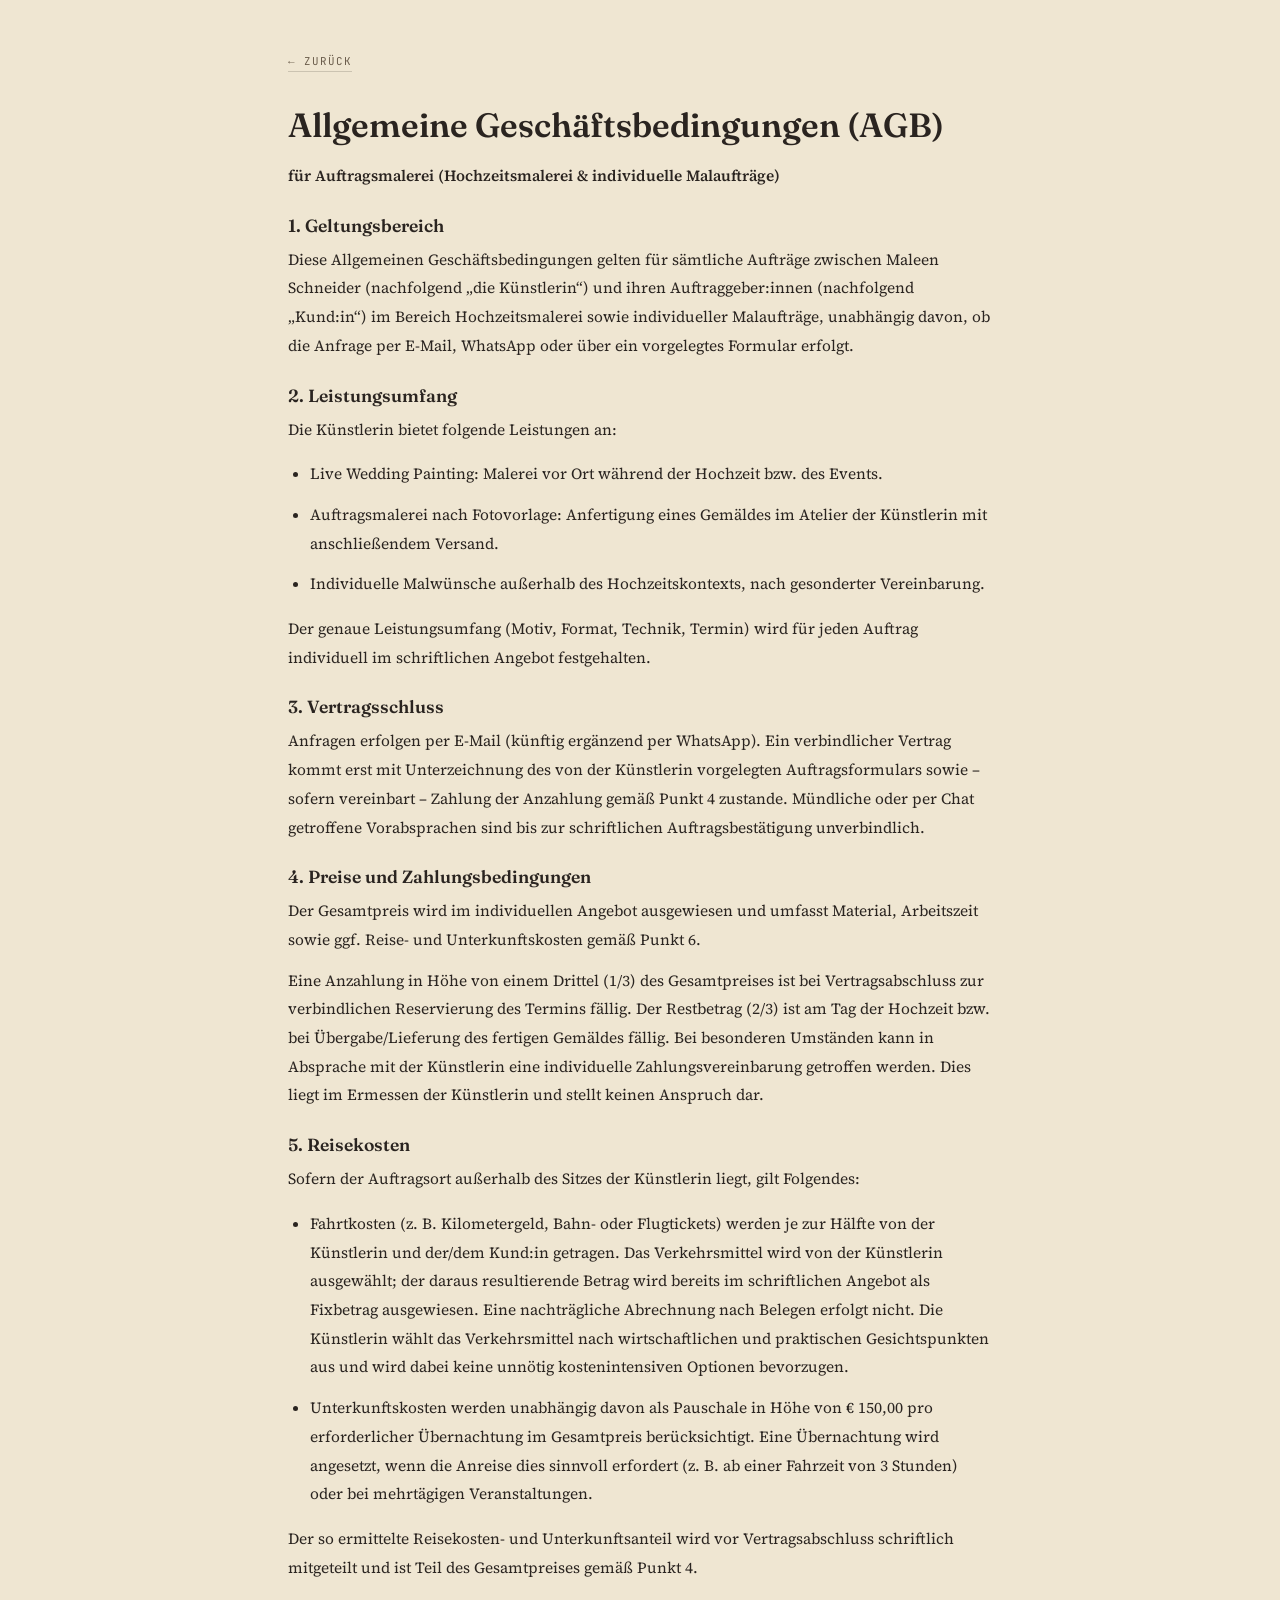
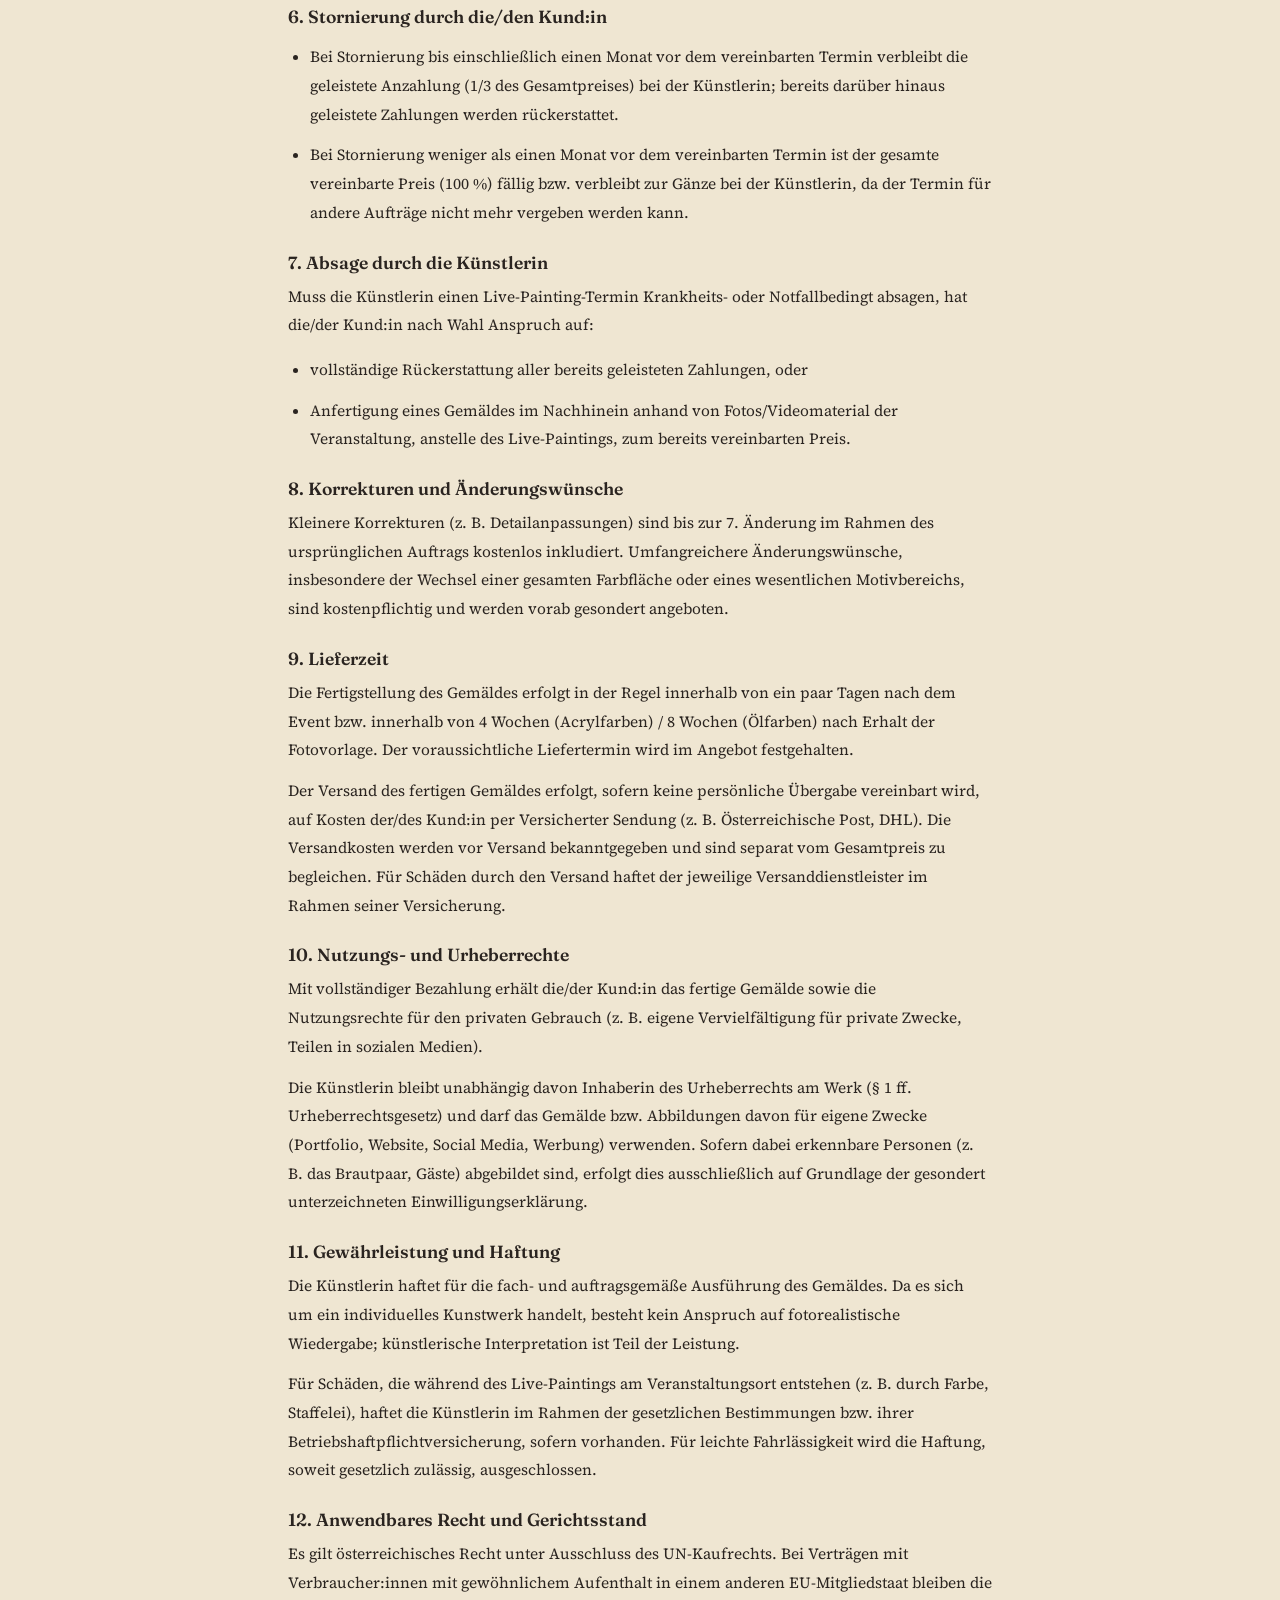
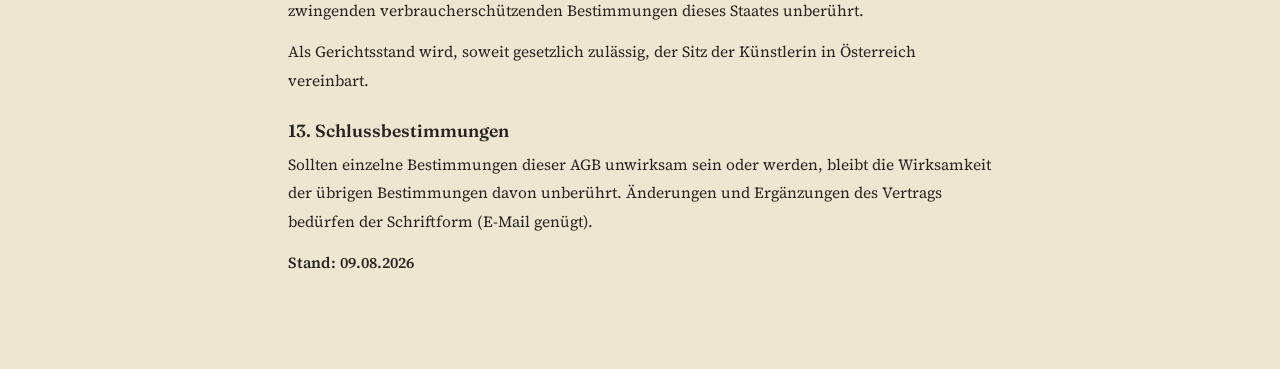
<file: agb.html>
<!DOCTYPE html>
<html lang="de">
<head>
<meta charset="UTF-8">
<meta name="viewport" content="width=device-width, initial-scale=1.0">
<title>AGB</title>
<meta name="robots" content="noindex">
<link rel="icon" href="logomail.jpeg">
<link rel="stylesheet" href="fonts/fonts.css">
<style>
  :root{
    --paper:#efe6d2; --card:#f8f2e2; --ink:#2a2420; --ink-soft:#6b5d4c;
    --ink-faint:#a99d87; --oxblood:#7c2f2f; --rule:rgba(42,36,32,0.18);
  }
  *{box-sizing:border-box;}
  body{
    margin:0;background:var(--paper);color:var(--ink);
    font-family:'Source Serif 4', Georgia, serif;-webkit-font-smoothing:antialiased;
  }
  .page{max-width:760px;margin:0 auto;padding:48px 28px 80px;}
  a{color:var(--oxblood);}
  .back{
    display:inline-block;margin-bottom:32px;text-decoration:none;color:var(--ink-soft);
    font-family:'JetBrains Mono',monospace;font-size:0.68rem;letter-spacing:0.1em;text-transform:uppercase;
    border-bottom:1px solid var(--rule);padding-bottom:3px;
  }
  .back:hover{color:var(--oxblood);border-color:var(--oxblood);}
  h1{font-family:'Fraunces',Georgia,serif;font-weight:600;font-size:2.1rem;margin:0 0 16px;}
  h2{font-family:'Fraunces',Georgia,serif;font-weight:600;font-size:1.1rem;margin:24px 0 10px;}
  p, li{line-height:1.85;font-size:0.97rem;color:var(--ink);margin:0 0 12px;}
  ul{padding-left:22px;}
</style>
</head>
<body>
<div class="page">
  <a class="back" href="index.html">← Zurück</a>
  <h1>Allgemeine Geschäftsbedingungen (AGB)</h1>
  <p><strong>für Auftragsmalerei (Hochzeitsmalerei &amp; individuelle Malaufträge)</strong></p>

  <h2>1. Geltungsbereich</h2>
  <p>Diese Allgemeinen Geschäftsbedingungen gelten für sämtliche Aufträge zwischen Maleen Schneider (nachfolgend „die Künstlerin“) und ihren Auftraggeber:innen (nachfolgend „Kund:in“) im Bereich Hochzeitsmalerei sowie individueller Malaufträge, unabhängig davon, ob die Anfrage per E-Mail, WhatsApp oder über ein vorgelegtes Formular erfolgt.</p>

  <h2>2. Leistungsumfang</h2>
  <p>Die Künstlerin bietet folgende Leistungen an:</p>
  <ul>
    <li>Live Wedding Painting: Malerei vor Ort während der Hochzeit bzw. des Events.</li>
    <li>Auftragsmalerei nach Fotovorlage: Anfertigung eines Gemäldes im Atelier der Künstlerin mit anschließendem Versand.</li>
    <li>Individuelle Malwünsche außerhalb des Hochzeitskontexts, nach gesonderter Vereinbarung.</li>
  </ul>
  <p>Der genaue Leistungsumfang (Motiv, Format, Technik, Termin) wird für jeden Auftrag individuell im schriftlichen Angebot festgehalten.</p>

  <h2>3. Vertragsschluss</h2>
  <p>Anfragen erfolgen per E-Mail (künftig ergänzend per WhatsApp). Ein verbindlicher Vertrag kommt erst mit Unterzeichnung des von der Künstlerin vorgelegten Auftragsformulars sowie – sofern vereinbart – Zahlung der Anzahlung gemäß Punkt 4 zustande. Mündliche oder per Chat getroffene Vorabsprachen sind bis zur schriftlichen Auftragsbestätigung unverbindlich.</p>

  <h2>4. Preise und Zahlungsbedingungen</h2>
  <p>Der Gesamtpreis wird im individuellen Angebot ausgewiesen und umfasst Material, Arbeitszeit sowie ggf. Reise- und Unterkunftskosten gemäß Punkt 6.</p>
  <p>Eine Anzahlung in Höhe von einem Drittel (1/3) des Gesamtpreises ist bei Vertragsabschluss zur verbindlichen Reservierung des Termins fällig. Der Restbetrag (2/3) ist am Tag der Hochzeit bzw. bei Übergabe/Lieferung des fertigen Gemäldes fällig. Bei besonderen Umständen kann in Absprache mit der Künstlerin eine individuelle Zahlungsvereinbarung getroffen werden. Dies liegt im Ermessen der Künstlerin und stellt keinen Anspruch dar.</p>

  <h2>5. Reisekosten</h2>
  <p>Sofern der Auftragsort außerhalb des Sitzes der Künstlerin liegt, gilt Folgendes:</p>
  <ul>
    <li>Fahrtkosten (z. B. Kilometergeld, Bahn- oder Flugtickets) werden je zur Hälfte von der Künstlerin und der/dem Kund:in getragen. Das Verkehrsmittel wird von der Künstlerin ausgewählt; der daraus resultierende Betrag wird bereits im schriftlichen Angebot als Fixbetrag ausgewiesen. Eine nachträgliche Abrechnung nach Belegen erfolgt nicht. Die Künstlerin wählt das Verkehrsmittel nach wirtschaftlichen und praktischen Gesichtspunkten aus und wird dabei keine unnötig kostenintensiven Optionen bevorzugen.</li>
    <li>Unterkunftskosten werden unabhängig davon als Pauschale in Höhe von € 150,00 pro erforderlicher Übernachtung im Gesamtpreis berücksichtigt. Eine Übernachtung wird angesetzt, wenn die Anreise dies sinnvoll erfordert (z. B. ab einer Fahrzeit von 3 Stunden) oder bei mehrtägigen Veranstaltungen.</li>
  </ul>
  <p>Der so ermittelte Reisekosten- und Unterkunftsanteil wird vor Vertragsabschluss schriftlich mitgeteilt und ist Teil des Gesamtpreises gemäß Punkt 4.</p>

  <h2>6. Stornierung durch die/den Kund:in</h2>
  <ul>
    <li>Bei Stornierung bis einschließlich einen Monat vor dem vereinbarten Termin verbleibt die geleistete Anzahlung (1/3 des Gesamtpreises) bei der Künstlerin; bereits darüber hinaus geleistete Zahlungen werden rückerstattet.</li>
    <li>Bei Stornierung weniger als einen Monat vor dem vereinbarten Termin ist der gesamte vereinbarte Preis (100 %) fällig bzw. verbleibt zur Gänze bei der Künstlerin, da der Termin für andere Aufträge nicht mehr vergeben werden kann.</li>
  </ul>

  <h2>7. Absage durch die Künstlerin</h2>
  <p>Muss die Künstlerin einen Live-Painting-Termin Krankheits- oder Notfallbedingt absagen, hat die/der Kund:in nach Wahl Anspruch auf:</p>
  <ul>
    <li>vollständige Rückerstattung aller bereits geleisteten Zahlungen, oder</li>
    <li>Anfertigung eines Gemäldes im Nachhinein anhand von Fotos/Videomaterial der Veranstaltung, anstelle des Live-Paintings, zum bereits vereinbarten Preis.</li>
  </ul>

  <h2>8. Korrekturen und Änderungswünsche</h2>
  <p>Kleinere Korrekturen (z. B. Detailanpassungen) sind bis zur 7. Änderung im Rahmen des ursprünglichen Auftrags kostenlos inkludiert. Umfangreichere Änderungswünsche, insbesondere der Wechsel einer gesamten Farbfläche oder eines wesentlichen Motivbereichs, sind kostenpflichtig und werden vorab gesondert angeboten.</p>

  <h2>9. Lieferzeit</h2>
  <p>Die Fertigstellung des Gemäldes erfolgt in der Regel innerhalb von ein paar Tagen nach dem Event bzw. innerhalb von 4 Wochen (Acrylfarben) / 8 Wochen (Ölfarben) nach Erhalt der Fotovorlage. Der voraussichtliche Liefertermin wird im Angebot festgehalten.</p>
  <p>Der Versand des fertigen Gemäldes erfolgt, sofern keine persönliche Übergabe vereinbart wird, auf Kosten der/des Kund:in per Versicherter Sendung (z. B. Österreichische Post, DHL). Die Versandkosten werden vor Versand bekanntgegeben und sind separat vom Gesamtpreis zu begleichen. Für Schäden durch den Versand haftet der jeweilige Versanddienstleister im Rahmen seiner Versicherung.</p>

  <h2>10. Nutzungs- und Urheberrechte</h2>
  <p>Mit vollständiger Bezahlung erhält die/der Kund:in das fertige Gemälde sowie die Nutzungsrechte für den privaten Gebrauch (z. B. eigene Vervielfältigung für private Zwecke, Teilen in sozialen Medien).</p>
  <p>Die Künstlerin bleibt unabhängig davon Inhaberin des Urheberrechts am Werk (§ 1 ff. Urheberrechtsgesetz) und darf das Gemälde bzw. Abbildungen davon für eigene Zwecke (Portfolio, Website, Social Media, Werbung) verwenden. Sofern dabei erkennbare Personen (z. B. das Brautpaar, Gäste) abgebildet sind, erfolgt dies ausschließlich auf Grundlage der gesondert unterzeichneten Einwilligungserklärung.</p>

  <h2>11. Gewährleistung und Haftung</h2>
  <p>Die Künstlerin haftet für die fach- und auftragsgemäße Ausführung des Gemäldes. Da es sich um ein individuelles Kunstwerk handelt, besteht kein Anspruch auf fotorealistische Wiedergabe; künstlerische Interpretation ist Teil der Leistung.</p>
  <p>Für Schäden, die während des Live-Paintings am Veranstaltungsort entstehen (z. B. durch Farbe, Staffelei), haftet die Künstlerin im Rahmen der gesetzlichen Bestimmungen bzw. ihrer Betriebshaftpflichtversicherung, sofern vorhanden. Für leichte Fahrlässigkeit wird die Haftung, soweit gesetzlich zulässig, ausgeschlossen.</p>

  <h2>12. Anwendbares Recht und Gerichtsstand</h2>
  <p>Es gilt österreichisches Recht unter Ausschluss des UN-Kaufrechts. Bei Verträgen mit Verbraucher:innen mit gewöhnlichem Aufenthalt in einem anderen EU-Mitgliedstaat bleiben die zwingenden verbraucherschützenden Bestimmungen dieses Staates unberührt.</p>
  <p>Als Gerichtsstand wird, soweit gesetzlich zulässig, der Sitz der Künstlerin in Österreich vereinbart.</p>

  <h2>13. Schlussbestimmungen</h2>
  <p>Sollten einzelne Bestimmungen dieser AGB unwirksam sein oder werden, bleibt die Wirksamkeit der übrigen Bestimmungen davon unberührt. Änderungen und Ergänzungen des Vertrags bedürfen der Schriftform (E-Mail genügt).</p>

  <p><strong>Stand: 09.08.2026</strong></p>
</div>
</body>
</html>
</file>
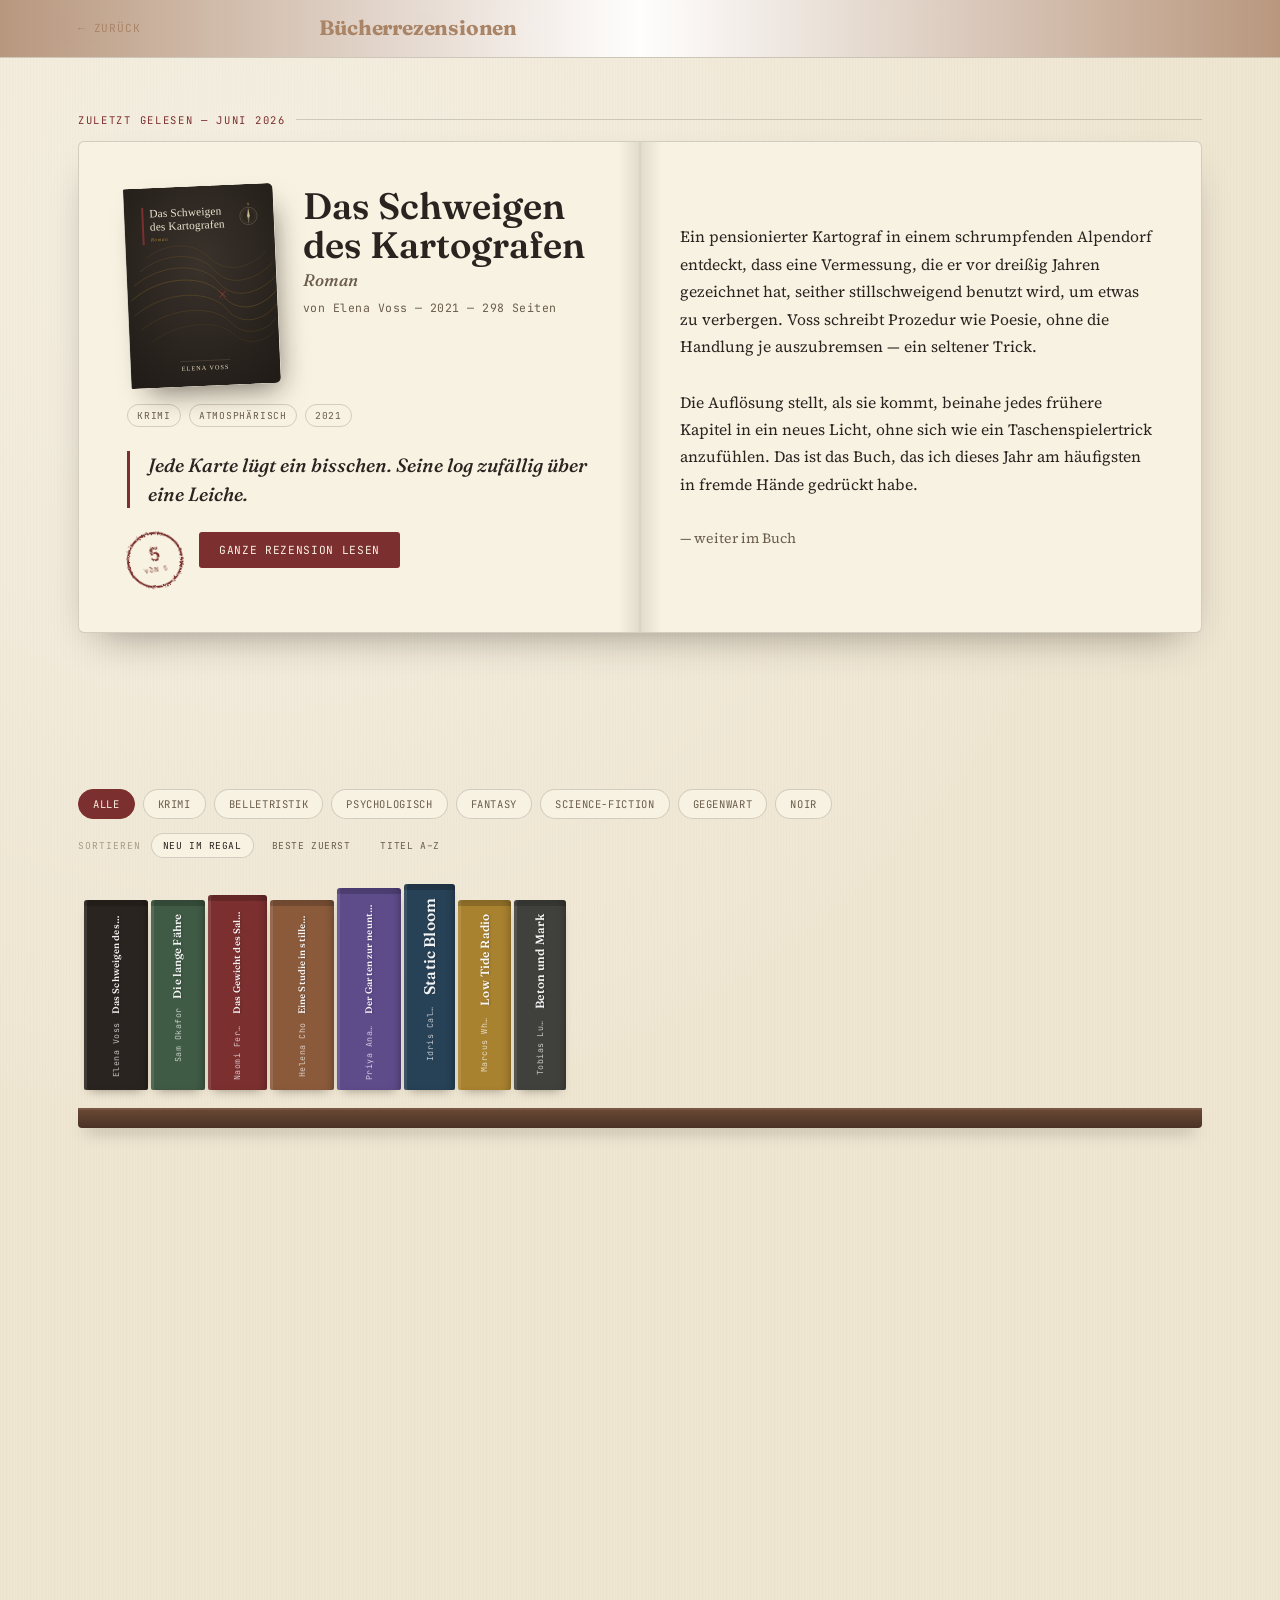
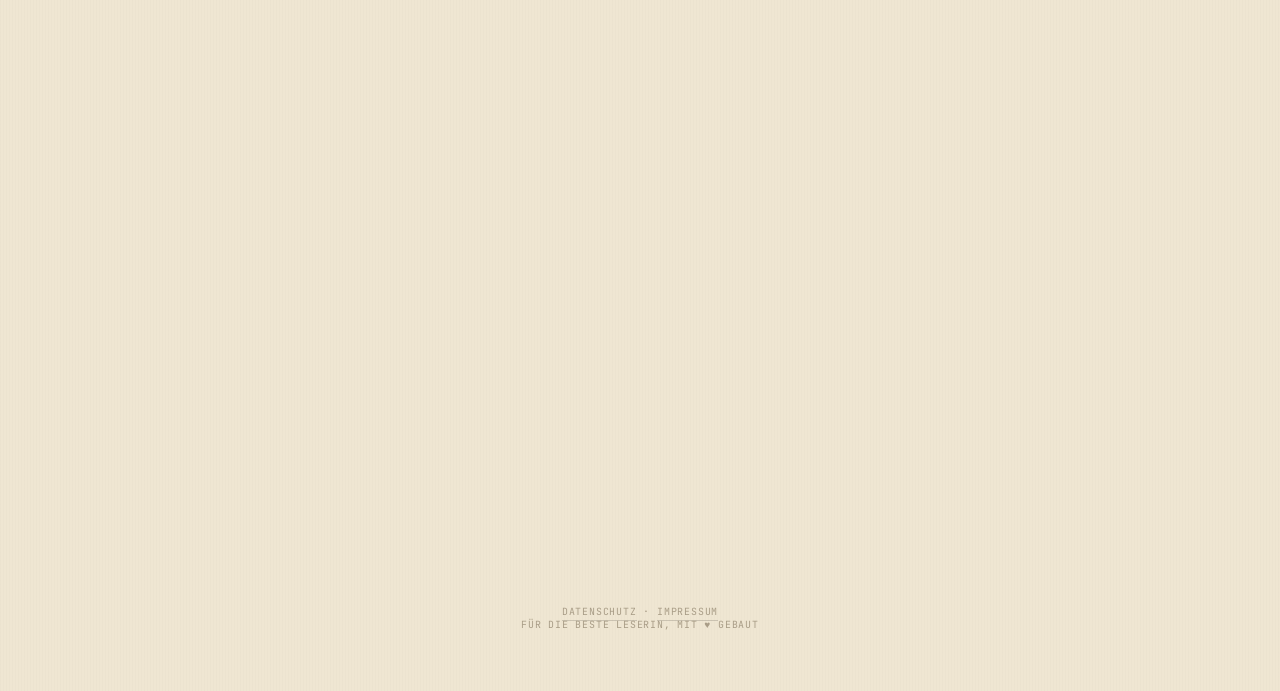
<file: buecher.html>
<!DOCTYPE html>
<html lang="de">
<head>
<meta charset="UTF-8">
<meta name="viewport" content="width=device-width, initial-scale=1.0">
<title>Bücherrezensionen — May's Blog</title>
<meta name="description" content="May's Blog ist das Bücherregal einer Leserin, öffentlich geführt — ausführliche Notizen zu wirklich gelesenen Büchern.">
<script>
  window.__isMobile = window.matchMedia('(max-width: 760px), (pointer: coarse)').matches;
  document.documentElement.classList.toggle('mobile-reduced', window.__isMobile);
</script>
<link rel="icon" href="logomail.jpeg">
<link rel="stylesheet" href="fonts/fonts.css">
<style>
  :root{
    --paper:#efe6d2;
    --paper-deep:#e6d9bc;
    --card:#f8f2e2;
    --wood:#4a3226;
    --wood-hi:#6b4a35;
    --ink:#2a2420;
    --ink-soft:#6b5d4c;
    --ink-faint:#a99d87;
    --oxblood:#7c2f2f;
    --oxblood-deep:#5e2222;
    --gold:#a9822f;
    --forest:#3f5a45;
    --rule:rgba(42,36,32,0.18);
    --shadow:0 18px 40px -20px rgba(20,14,8,0.45);
  }
  *{box-sizing:border-box;}
  html{scroll-behavior:smooth;}
  body{
    margin:0;
    background:var(--paper);
    background-image:
      radial-gradient(circle at 20% 10%, rgba(255,255,255,0.35), transparent 40%),
      repeating-linear-gradient(90deg, rgba(42,36,32,0.015) 0px, rgba(42,36,32,0.015) 1px, transparent 1px, transparent 3px);
    color:var(--ink);
    font-family:'Source Serif 4', Georgia, serif;
    -webkit-font-smoothing:antialiased;
  }
  ::selection{background:var(--gold);color:var(--card);}
  a{color:inherit;}
  .wrap{max-width:1180px;margin:0 auto;padding:0 28px;}

  header.site{
    position:sticky;top:0;z-index:40;
    background:linear-gradient(to right, rgba(178,142,116,0.9) 0%, rgba(255,255,255,0.94) 50%, rgba(178,142,116,0.9) 100%);
    backdrop-filter:blur(6px);
    box-shadow:0 1px 0 0 var(--rule);
    transform:translateZ(0);
  }
  .site-bar{
    display:flex;align-items:center;justify-content:space-between;
    padding:18px 28px;max-width:1180px;margin:0 auto;gap:24px;
  }
  .back-link{
    font-family:'JetBrains Mono',monospace;font-size:0.7rem;
    letter-spacing:0.08em;text-transform:uppercase;
    background:none;border:none;cursor:pointer;color:#aa8466;
    text-decoration:none;padding:0;transition:color .18s,opacity .18s;
    display:inline-block;
  }
  .back-link:hover{
    color:var(--oxblood);opacity:0.75;
  }
  .site-title{
    font-family:'Fraunces',Georgia,serif;font-weight:700;font-size:1.3rem;
    line-height:1;letter-spacing:-0.01em;margin:0;color:#aa8466;flex:1;text-align:center;
  }

  /* Hero */
  .hero{padding:56px 0 40px;}
  .hero-eyebrow{
    font-family:'JetBrains Mono',monospace;font-size:0.66rem;letter-spacing:0.16em;
    text-transform:uppercase;color:var(--oxblood);margin:0 0 14px;
    display:flex;align-items:center;gap:10px;
  }
  .hero-eyebrow::after{content:'';flex:1;height:1px;background:var(--rule);}
  .spread{
    display:grid;grid-template-columns:1fr 1fr;
    background:var(--card);
    border-radius:6px;
    box-shadow:var(--shadow);
    position:relative;overflow:hidden;
    border:1px solid var(--rule);
  }
  .spread::before{
    content:'';position:absolute;left:50%;top:0;bottom:0;width:44px;
    transform:translateX(-50%);
    background:linear-gradient(90deg, transparent, rgba(42,36,32,0.10) 46%, rgba(42,36,32,0.16) 50%, rgba(42,36,32,0.10) 54%, transparent);
    pointer-events:none;
  }
  .spread-left{padding:44px 40px 44px 48px;display:flex;flex-direction:column;justify-content:center;gap:18px;}
  .spread-right{padding:44px 48px 44px 40px;display:flex;flex-direction:column;justify-content:center;gap:16px;}
  .hero-main{display:flex;gap:26px;align-items:flex-start;}
  .hero-cover{
    flex:0 0 150px;aspect-ratio:3/4;border-radius:2px 6px 6px 2px;overflow:hidden;position:relative;
    box-shadow:8px 14px 28px -10px rgba(20,12,6,0.55), inset 4px 0 6px -4px rgba(0,0,0,0.5);
    transform:rotate(-2.5deg);
  }
  .hero-cover img{width:100%;height:100%;object-fit:cover;display:block;}
  .hero-cover .cover-fallback{width:100%;height:100%;}
  .cover-fallback{
    display:flex;flex-direction:column;align-items:center;justify-content:center;gap:8px;
    color:#fff;text-align:center;padding:12px;
  }
  .cover-fallback b{font-family:'Fraunces',Georgia,serif;font-weight:600;font-size:0.95rem;line-height:1.2;text-shadow:0 1px 3px rgba(0,0,0,0.35);}
  .cover-fallback i{font-family:'JetBrains Mono',monospace;font-style:normal;font-size:0.52rem;letter-spacing:0.08em;color:rgba(255,255,255,0.8);text-transform:uppercase;}
  .hero-title{font-family:'Fraunces',Georgia,serif;font-weight:600;font-size:2.3rem;line-height:1.06;margin:0;}
  .hero-subtitle{font-family:'Fraunces',Georgia,serif;font-style:italic;font-weight:500;font-size:1.05rem;color:var(--ink-soft);margin:6px 0 0;}
  .hero-byline{font-family:'JetBrains Mono',monospace;font-size:0.72rem;color:var(--ink-soft);letter-spacing:0.04em;margin-top:10px;}
  .hero-tags{display:flex;gap:8px;flex-wrap:wrap;}
  .tag{
    font-family:'JetBrains Mono',monospace;font-size:0.6rem;letter-spacing:0.08em;text-transform:uppercase;
    padding:4px 9px;border:1px solid var(--rule);border-radius:999px;color:var(--ink-soft);
  }
  .hero-quote{
    font-family:'Fraunces',Georgia,serif;font-style:italic;font-weight:500;font-size:1.2rem;line-height:1.5;
    color:var(--ink);border-left:3px solid var(--oxblood);padding-left:18px;margin:6px 0;
  }
  .stamp-row{display:flex;align-items:center;gap:16px;}
  .btn-open{
    align-self:flex-start;
    font-family:'JetBrains Mono',monospace;font-size:0.7rem;letter-spacing:0.06em;text-transform:uppercase;
    background:var(--oxblood);color:var(--card);border:none;border-radius:3px;
    padding:11px 20px;cursor:pointer;transition:background .18s, transform .18s;
  }
  .btn-open:hover{background:var(--oxblood-deep);transform:translateY(-1px);}
  .hero-body p{margin:0 0 12px;line-height:1.75;font-size:0.98rem;color:var(--ink);}
  .hero-body p:last-child{margin-bottom:0;color:var(--ink-soft);font-size:0.88rem;}

  /* Bewertungsstempel */
  .stamp{
    width:56px;height:56px;border-radius:50%;
    display:flex;align-items:center;justify-content:center;flex-direction:column;
    border:2px solid var(--oxblood);color:var(--oxblood);
    transform:rotate(-9deg);
    font-family:'JetBrains Mono',monospace;
    mix-blend-mode:multiply;
    filter:url(#stampRough);
    flex-shrink:0;
  }
  .stamp b{font-size:1.15rem;line-height:1;font-weight:500;}
  .stamp em{font-style:normal;font-size:0.42rem;letter-spacing:0.1em;text-transform:uppercase;opacity:0.85;}
  .stamp.small{width:40px;height:40px;}
  .stamp.small b{font-size:0.86rem;}
  .stamp.small em{font-size:0.34rem;}

  /* Abschnitte */
  .section{padding:52px 0;}
  .section-head{display:flex;align-items:baseline;justify-content:space-between;gap:20px;margin-bottom:26px;flex-wrap:wrap;}
  .section-title{font-family:'Fraunces',Georgia,serif;font-weight:600;font-size:1.7rem;margin:0;}
  .section-sub{font-family:'JetBrains Mono',monospace;font-size:0.68rem;color:var(--ink-faint);letter-spacing:0.06em;}

  .reveal{opacity:0;transform:translateY(26px);transition:opacity .7s ease, transform .7s ease;}
  .reveal.in{opacity:1;transform:none;}

  /* Filter & Sortierung */
  .filters{display:flex;gap:8px;flex-wrap:wrap;margin-bottom:14px;}
  .filter-chip{
    font-family:'JetBrains Mono',monospace;font-size:0.66rem;letter-spacing:0.06em;text-transform:uppercase;
    padding:7px 14px;border:1px solid var(--rule);border-radius:999px;background:var(--card);
    color:var(--ink-soft);cursor:pointer;transition:all .16s;
  }
  .filter-chip:hover{border-color:var(--oxblood);color:var(--oxblood);}
  .filter-chip.active{background:var(--oxblood);border-color:var(--oxblood);color:var(--card);}
  .sorts{display:flex;gap:6px;align-items:center;margin-bottom:26px;flex-wrap:wrap;}
  .sorts label{font-family:'JetBrains Mono',monospace;font-size:0.6rem;letter-spacing:0.1em;text-transform:uppercase;color:var(--ink-faint);margin-right:4px;}
  .sort-chip{
    font-family:'JetBrains Mono',monospace;font-size:0.6rem;letter-spacing:0.06em;text-transform:uppercase;
    padding:5px 11px;border:1px solid transparent;border-radius:999px;background:transparent;
    color:var(--ink-soft);cursor:pointer;transition:all .16s;
  }
  .sort-chip:hover{color:var(--oxblood);}
  .sort-chip.active{border-color:var(--rule);background:var(--card);color:var(--ink);}

  /* Das Regal */
  .shelf-row{position:relative;margin-bottom:46px;}
  .shelf-books{
    display:flex;align-items:flex-end;gap:3px;
    padding:0 6px 18px;overflow-x:auto;overflow-y:visible;
    scrollbar-width:none;-ms-overflow-style:none;
  }
  .shelf-books::-webkit-scrollbar{display:none;height:0;}
  .shelf-fade{
    position:absolute;top:0;bottom:20px;width:52px;z-index:2;
    pointer-events:none;transition:opacity .25s ease;
  }
  .shelf-fade.left{left:0;background:linear-gradient(90deg, var(--paper) 15%, transparent);}
  .shelf-fade.right{right:0;background:linear-gradient(270deg, var(--paper) 15%, transparent);}
  .shelf-fade.hide{opacity:0;}
  .shelf-ledge{
    height:20px;border-radius:0 0 4px 4px;
    background:linear-gradient(180deg, var(--wood-hi), var(--wood));
    box-shadow:0 10px 16px -8px rgba(20,12,6,0.55), inset 0 2px 0 rgba(255,255,255,0.08);
  }
  .spine{
    flex:0 0 auto;
    border-radius:3px 3px 2px 2px;
    display:flex;flex-direction:column;align-items:center;justify-content:flex-start;
    padding:14px 0 10px;
    cursor:pointer;
    overflow:hidden;
    box-shadow:inset -6px 0 10px -6px rgba(0,0,0,0.35), inset 3px 0 0 rgba(255,255,255,0.10), 0 6px 10px -6px rgba(20,12,6,0.4);
    transition:transform .2s ease, box-shadow .2s ease;
    position:relative;
  }
  .spine:hover, .spine:focus-visible{
    transform:translateY(-16px) rotate(-1.2deg);
    box-shadow:inset -6px 0 10px -6px rgba(0,0,0,0.35), inset 3px 0 0 rgba(255,255,255,0.12), 0 22px 26px -14px rgba(20,12,6,0.55);
  }
  .shelf-books.pop .spine{animation:spineIn .55s cubic-bezier(.2,.7,.3,1.05) backwards;animation-delay:var(--d,0s);}
  @keyframes spineIn{from{opacity:0;transform:translateY(30px) rotate(2deg);}to{opacity:1;transform:none;}}
  .spine-title{
    writing-mode:vertical-rl;transform:rotate(180deg);
    font-family:'Fraunces',Georgia,serif;font-weight:600;letter-spacing:0.01em;
    color:rgba(255,255,255,0.94);text-shadow:0 1px 2px rgba(0,0,0,0.25);
    line-height:1.15;white-space:nowrap;
    overflow:hidden;text-overflow:ellipsis;flex:0 0 auto;
  }
  .spine-author{
    writing-mode:vertical-rl;transform:rotate(180deg);
    font-family:'JetBrains Mono',monospace;font-size:0.52rem;letter-spacing:0.06em;
    color:rgba(255,255,255,0.7);margin-top:8px;white-space:nowrap;
    overflow:hidden;text-overflow:ellipsis;flex:0 0 auto;
  }
  .spine-cap{width:100%;height:6px;background:rgba(0,0,0,0.18);position:absolute;top:0;left:0;border-radius:3px 3px 0 0;}

  .empty-state{
    font-family:'JetBrains Mono',monospace;font-size:0.78rem;color:var(--ink-faint);
    padding:40px 0;text-align:center;letter-spacing:0.02em;
  }

  /* Overlay */
  .overlay{
    position:fixed;inset:0;z-index:100;
    background:rgba(20,14,8,0.55);
    display:flex;align-items:center;justify-content:center;
    padding:28px;
    opacity:0;pointer-events:none;
    transition:opacity .22s ease;
  }
  .overlay.open{opacity:1;pointer-events:auto;}
  .book-card{
    background:var(--card);
    max-width:600px;width:100%;
    border-radius:6px;box-shadow:0 40px 80px -20px rgba(10,6,3,0.6);
    position:relative;
    transform:translateY(18px) scale(0.98);
    transition:transform .25s ease;
    border:1px solid var(--rule);
    overflow:visible;
  }
  .overlay.open .book-card{transform:translateY(0) scale(1);}
  .close-btn{
    position:absolute;top:-16px;right:-16px;z-index:999;
    width:36px;height:36px;
    background:var(--oxblood);color:var(--card);
    border:2px solid var(--card);border-radius:50%;
    font-family:'JetBrains Mono',monospace;font-size:0.95rem;line-height:1;cursor:pointer;
    display:flex;align-items:center;justify-content:center;
    box-shadow:0 8px 14px -6px rgba(20,12,6,0.5);
  }
  .close-btn:hover{background:var(--oxblood-deep);}

  .flip-wrap{display:flex;align-items:center;gap:14px;padding:56px 30px 8px;}
  .book-flip{position:relative;flex:1;aspect-ratio:3/4;max-width:460px;margin:0 auto;perspective:2200px;}
  .book-flip::before{
    content:'';position:absolute;left:-9px;top:2px;bottom:2px;width:12px;
    background:linear-gradient(90deg, var(--wood), var(--wood-hi));
    border-radius:3px 0 0 3px;box-shadow:2px 0 8px rgba(0,0,0,0.35);z-index:0;
  }
  .book-flip::after{
    content:'';position:absolute;right:-4px;top:5px;bottom:5px;width:6px;
    background:repeating-linear-gradient(180deg, #ded2b4 0px, #ded2b4 2px, #cabf9f 2px, #cabf9f 3px);
    border-radius:0 2px 2px 0;box-shadow:1px 0 3px rgba(20,12,6,0.25) inset;z-index:0;
  }
  .bf-page{position:absolute;inset:0;transform-style:preserve-3d;transform-origin:left center;transform:rotateY(0deg);transition:transform .75s cubic-bezier(.45,.05,.15,1);}
  .bf-face{position:absolute;inset:0;backface-visibility:hidden;border-radius:2px;padding:34px;overflow-y:auto;box-shadow:2px 0 14px rgba(20,12,6,0.18);background:var(--card);border:1px solid var(--rule);}
  .bf-face.bf-back{transform:rotateY(180deg);background:var(--paper-deep);}
  .bf-text{font-size:1rem;line-height:1.85;margin:0;}
  .bf-cover{width:100%;height:100%;display:flex;flex-direction:column;align-items:center;justify-content:center;gap:16px;border-radius:2px;color:#fff;text-align:center;padding:20px;position:relative;overflow:hidden;}
  .bf-cover.has-img{justify-content:flex-end;padding:0;}
  .bf-cover.has-img img{position:absolute;inset:0;width:100%;height:100%;object-fit:cover;}
  .bf-cover-scrim{position:absolute;inset:0;background:linear-gradient(180deg, transparent 46%, rgba(16,10,6,0.82));}
  .bf-cover-bottom{position:relative;z-index:2;padding:0 22px 26px;display:flex;flex-direction:column;gap:8px;align-items:center;}
  .bf-cover-title{font-family:'Fraunces',Georgia,serif;font-weight:600;font-size:1.5rem;line-height:1.15;text-shadow:0 1px 3px rgba(0,0,0,0.3);}
  .bf-cover-author{font-family:'JetBrains Mono',monospace;font-size:0.72rem;letter-spacing:0.05em;color:rgba(255,255,255,0.85);}
  .bf-cover-open{margin-top:6px;font-family:'JetBrains Mono',monospace;font-size:0.62rem;letter-spacing:0.1em;text-transform:uppercase;color:rgba(255,255,255,0.75);}
  .bf-meta h2{font-family:'Fraunces',Georgia,serif;font-size:1.5rem;margin:0 0 6px;}
  .bf-meta .subtitle{font-family:'Fraunces',Georgia,serif;font-style:italic;color:var(--ink-soft);margin:0 0 6px;font-size:1rem;}
  .bf-meta .byline{font-family:'JetBrains Mono',monospace;font-size:0.7rem;color:var(--ink-soft);margin-bottom:14px;}
  .bf-meta .tags{display:flex;gap:6px;flex-wrap:wrap;margin-bottom:16px;}
  .bf-meta .quote{font-family:'Fraunces',Georgia,serif;font-style:italic;font-size:1.05rem;line-height:1.5;border-left:3px solid var(--oxblood);padding-left:14px;margin:0 0 16px;}
  .bf-meta .readtime{font-family:'JetBrains Mono',monospace;font-size:0.62rem;color:var(--ink-faint);letter-spacing:0.04em;text-transform:uppercase;}
  .bf-close{display:flex;flex-direction:column;align-items:center;justify-content:center;height:100%;gap:14px;text-align:center;}
  .bf-thanks{font-family:'JetBrains Mono',monospace;font-size:0.7rem;color:var(--ink-faint);letter-spacing:0.08em;text-transform:uppercase;}
  .bf-restart{
    font-family:'JetBrains Mono',monospace;font-size:0.66rem;letter-spacing:0.06em;text-transform:uppercase;
    background:transparent;color:var(--oxblood);border:1px solid var(--oxblood);border-radius:3px;
    padding:9px 16px;cursor:pointer;transition:background .15s,color .15s;
  }
  .bf-restart:hover{background:var(--oxblood);color:var(--card);}
  .flip-nav{background:var(--oxblood);color:var(--card);border:none;width:36px;height:36px;border-radius:50%;font-size:1.1rem;cursor:pointer;flex-shrink:0;transition:opacity .15s, transform .15s;position:relative;z-index:5;}
  .flip-nav:hover{transform:scale(1.08);}
  .flip-nav.disabled{opacity:0.25;pointer-events:none;}
  .flip-footer{text-align:center;padding:10px 0 26px;font-family:'JetBrains Mono',monospace;font-size:0.66rem;color:var(--ink-faint);letter-spacing:0.06em;}
  .flip-footer .dot{opacity:0.5;margin:0 6px;}

  /* Über */
  .about-block{
    background:var(--card);border:1px solid var(--rule);border-radius:6px;
    padding:44px;display:grid;grid-template-columns:1.1fr 0.9fr;gap:40px;box-shadow:var(--shadow);
  }
  .about-block h3{font-family:'Fraunces',Georgia,serif;font-weight:600;font-size:1.5rem;margin:0 0 14px;}
  .about-block p{line-height:1.8;color:var(--ink-soft);margin:0 0 12px;font-size:0.94rem;}
  .colophon{font-family:'JetBrains Mono',monospace;font-size:0.68rem;color:var(--ink-faint);line-height:2.1;}
  .colophon b{color:var(--ink-soft);}

  footer.site{padding:30px 0 60px;text-align:center;font-family:'JetBrains Mono',monospace;font-size:0.62rem;letter-spacing:0.08em;text-transform:uppercase;color:var(--ink-faint);}
  footer.site a{text-decoration:none;border-bottom:1px solid var(--rule);padding-bottom:2px;}
  footer.site a:hover{color:var(--oxblood);border-color:var(--oxblood);}

  .data-error{
    background:var(--card);border:1px solid var(--oxblood);border-radius:6px;
    padding:28px 32px;line-height:1.8;box-shadow:var(--shadow);
  }
  .data-error h3{font-family:'Fraunces',Georgia,serif;margin:0 0 8px;color:var(--oxblood);}

  /* ── Bibliothek-Teaser ─────────────────────────────────── */
  .teaser{
    position:relative;border-radius:8px;overflow:hidden;cursor:pointer;
    background:linear-gradient(180deg,#1c1610,#120d09);
    box-shadow:0 30px 60px -30px rgba(10,6,3,0.8);
    min-height:340px;display:flex;align-items:center;justify-content:center;
    border:1px solid rgba(255,255,255,0.06);
  }
  .teaser-doors{
    position:absolute;inset:0;display:flex;perspective:900px;pointer-events:none;
  }
  .t-door{
    flex:1;background:
      linear-gradient(90deg, rgba(0,0,0,0.35), transparent 12%, transparent 88%, rgba(0,0,0,0.35)),
      repeating-linear-gradient(0deg, rgba(255,255,255,0.025) 0 2px, transparent 2px 26px),
      linear-gradient(180deg,#42301f,#2c1f13);
    transition:transform 1.1s cubic-bezier(.6,.05,.25,1);
    box-shadow:inset 0 0 60px rgba(0,0,0,0.45);
  }
  .t-door.left{transform-origin:left center;border-right:2px solid #17100a;}
  .t-door.right{transform-origin:right center;border-left:2px solid #17100a;}
  .t-door::after{
    content:'';position:absolute;top:18%;bottom:18%;width:38%;
    border:2px solid rgba(233,216,166,0.14);border-radius:3px;
  }
  .t-door.left::after{right:14%;}
  .t-door.right::after{left:14%;}
  .teaser-light{
    position:absolute;inset:0;display:flex;align-items:center;justify-content:center;
    background:radial-gradient(ellipse at 50% 55%, rgba(242,222,166,0.32), rgba(122,84,40,0.12) 45%, transparent 72%);
    opacity:0;transition:opacity 1.1s ease;pointer-events:none;
  }
  .teaser:hover .t-door.left, .teaser:focus-visible .t-door.left{transform:rotateY(52deg);}
  .teaser:hover .t-door.right, .teaser:focus-visible .t-door.right{transform:rotateY(-52deg);}
  .teaser:hover .teaser-light, .teaser:focus-visible .teaser-light{opacity:1;}
  .teaser-inner{position:relative;z-index:2;text-align:center;padding:40px 20px;pointer-events:none;}
  .teaser-inner h3{
    font-family:'Fraunces',Georgia,serif;font-weight:600;font-size:2.1rem;margin:0 0 10px;
    color:#f2e8d0;text-shadow:0 2px 18px rgba(0,0,0,0.7);
  }
  .teaser-inner p{
    font-family:'JetBrains Mono',monospace;font-size:0.68rem;letter-spacing:0.14em;text-transform:uppercase;
    color:rgba(242,232,208,0.75);margin:0 0 26px;
  }
  .teaser-btn{
    pointer-events:auto;
    font-family:'JetBrains Mono',monospace;font-size:0.72rem;letter-spacing:0.08em;text-transform:uppercase;
    background:rgba(169,130,47,0.92);color:#1c1610;border:none;border-radius:3px;
    padding:13px 26px;cursor:pointer;transition:background .18s, transform .18s;
    box-shadow:0 10px 26px -8px rgba(0,0,0,0.7);
  }
  .teaser-btn:hover{background:#c39a3f;transform:translateY(-2px);}

  /* ══ DIE BEGEHBARE BIBLIOTHEK ═══════════════════════════ */
  .lib{position:fixed;inset:0;z-index:80;display:none;background:#0d0a07;}
  .lib.on{display:block;}
  .lib-fade{position:absolute;inset:0;background:#000;z-index:20;pointer-events:none;opacity:1;transition:opacity 1.4s ease;}
  .lib.entered .lib-fade{opacity:0;}
  .lib-viewport{
    position:absolute;inset:0;overflow:hidden;
    background:linear-gradient(180deg, #060504 0%, #14100b 42%, #1c150e 60%, #0d0a07 100%);
    touch-action:none;cursor:grab;
  }
  .lib-viewport.dragging{cursor:grabbing;}
  .lib-world{
    position:absolute;left:50%;top:50%;width:0;height:0;
    transform-style:preserve-3d;will-change:transform;
  }
  .lib-world *{position:absolute;}
  .lib-plane{left:0;top:0;transform-style:preserve-3d;}
  .lib-floor{
    background:
      radial-gradient(ellipse at 50% 10%, rgba(255,214,150,0.05), transparent 55%),
      repeating-linear-gradient(90deg, #453122 0 82px, #3b2a1d 82px 86px, #402e20 86px 168px, #382718 168px 172px),
      #42301f;
  }
  .lib-ceil{
    background:
      repeating-linear-gradient(0deg, rgba(0,0,0,0.35) 0 6px, transparent 6px 190px),
      linear-gradient(180deg,#171008,#100b06);
  }
  .lib-wall{
    background:
      linear-gradient(180deg, rgba(0,0,0,0.55), transparent 20%),
      linear-gradient(0deg, rgba(0,0,0,0.5), transparent 12%),
      repeating-linear-gradient(90deg, rgba(0,0,0,0.18) 0 3px, transparent 3px 380px),
      linear-gradient(180deg, #2c3a30 0%, #26332a 58%, #223028 69.6%, #4a3624 70%, #35271a 70.4%, #2b2015 100%);
  }
  .lib-endwall{
    background:
      radial-gradient(ellipse at 50% 62%, rgba(242,218,158,0.16), transparent 62%),
      linear-gradient(180deg, #241d13 0%, #2c2317 55%, #241b10 100%);
    display:flex;align-items:center;justify-content:center;
  }
  .lib-entrywall{
    background:linear-gradient(180deg,#191209,#100b06);
  }
  .lib-door{
    background:
      linear-gradient(90deg, rgba(0,0,0,0.4), transparent 10%, transparent 90%, rgba(0,0,0,0.4)),
      repeating-linear-gradient(0deg, rgba(255,255,255,0.02) 0 2px, transparent 2px 30px),
      linear-gradient(180deg,#4a3521,#2f2113);
    transition:transform 2.3s cubic-bezier(.55,.04,.25,1);
    box-shadow:inset 0 0 80px rgba(0,0,0,0.5);
  }
  .lib-door::after{
    content:'';position:absolute;top:9%;bottom:9%;left:16%;right:16%;
    border:3px solid rgba(233,216,166,0.13);border-radius:4px;
  }
  .lib-doorlight{
    background:radial-gradient(ellipse at 50% 50%, rgba(244,224,168,0.5), rgba(190,140,70,0.18) 50%, transparent 75%);
    opacity:0;transition:opacity 2.4s ease;
  }
  .lib.entered .lib-doorlight{opacity:1;}

  .g-item{transform-style:preserve-3d;cursor:pointer;}
  .g-inner{
    position:absolute;inset:0;transform-style:preserve-3d;
    transition:transform .55s cubic-bezier(.3,.8,.3,1);
  }
  .g-item:hover .g-inner{transform:translateZ(16px);}
  .g-item.g-lift .g-inner{transform:translateZ(170px) scale(1.1);}
  .g-wash{
    left:-70px;right:-70px;top:-120px;bottom:-40px;
    background:radial-gradient(ellipse at 50% 22%, rgba(244,222,160,0.30), rgba(220,180,110,0.10) 48%, transparent 72%);
    pointer-events:none;
  }
  .g-frame{
    left:50%;top:0;width:250px;height:334px;margin-left:-125px;
    background:#20160d;
    border:11px solid #372718;
    outline:2px solid rgba(201,160,80,0.5);
    outline-offset:-13px;
    box-shadow:0 24px 48px -16px rgba(0,0,0,0.8), inset 0 0 30px rgba(0,0,0,0.5);
    overflow:hidden;
  }
  .g-frame img{position:absolute;inset:0;width:100%;height:100%;object-fit:cover;}
  .g-frame .cover-fallback{position:absolute;inset:0;}
  .g-frame .cover-fallback b{font-size:1.15rem;}
  .g-plaque{
    left:50%;top:352px;width:210px;margin-left:-105px;padding:9px 12px 10px;
    background:linear-gradient(180deg,#c9a24f,#9a7328);
    border:1px solid #6e5015;border-radius:2px;
    text-align:center;color:#241a08;
    box-shadow:0 8px 18px -8px rgba(0,0,0,0.85), inset 0 1px 0 rgba(255,240,200,0.55);
  }
  .g-plaque b{display:block;font-family:'Fraunces',Georgia,serif;font-weight:600;font-size:0.86rem;line-height:1.2;}
  .g-plaque span{display:block;font-family:'JetBrains Mono',monospace;font-size:0.55rem;letter-spacing:0.06em;margin-top:4px;opacity:0.85;}
  .g-pool{
    background:radial-gradient(ellipse at center, rgba(244,220,158,0.16), transparent 68%);
    pointer-events:none;
  }
  .nook{position:relative;width:560px;height:540px;display:flex;flex-direction:column;align-items:center;justify-content:flex-end;}
  .nook svg{width:430px;height:auto;display:block;}
  .nook-word{
    font-family:'Fraunces',Georgia,serif;font-weight:600;font-size:2.5rem;color:rgba(242,226,182,0.85);
    letter-spacing:0.06em;margin-bottom:24px;text-shadow:0 0 34px rgba(242,210,140,0.35);
  }

  .lib-vignette{
    position:absolute;inset:0;z-index:10;pointer-events:none;
    box-shadow:inset 0 0 220px rgba(0,0,0,0.85), inset 0 -60px 160px rgba(0,0,0,0.5);
    background:linear-gradient(180deg, rgba(0,0,0,0.35), transparent 18%);
  }
  .lib-dust{position:absolute;inset:0;z-index:11;pointer-events:none;overflow:hidden;}
  .lib-dust span{
    position:absolute;border-radius:50%;background:#f4e2b0;
    filter:blur(1px);
    animation:dust linear infinite;
    opacity:0;
  }
  @keyframes dust{
    0%{transform:translate3d(0,0,0);opacity:0;}
    12%{opacity:var(--o,0.5);}
    88%{opacity:var(--o,0.5);}
    100%{transform:translate3d(var(--dx,20px), -18vh, 0);opacity:0;}
  }
  .lib-hud{position:absolute;inset:0;z-index:15;pointer-events:none;}
  .lib-title{
    position:absolute;top:22px;left:28px;
    font-family:'Fraunces',Georgia,serif;font-weight:600;font-size:1.05rem;color:rgba(242,232,208,0.85);
    text-shadow:0 2px 10px rgba(0,0,0,0.8);
  }
  .lib-title small{display:block;font-family:'JetBrains Mono',monospace;font-size:0.55rem;letter-spacing:0.16em;text-transform:uppercase;color:rgba(242,232,208,0.5);margin-top:3px;}
  .lib-exit{
    position:absolute;top:20px;right:24px;pointer-events:auto;
    font-family:'JetBrains Mono',monospace;font-size:0.66rem;letter-spacing:0.08em;text-transform:uppercase;
    background:rgba(24,17,10,0.75);color:#f2e8d0;border:1px solid rgba(242,232,208,0.3);border-radius:3px;
    padding:10px 16px;cursor:pointer;transition:background .18s;
    backdrop-filter:blur(4px);
  }
  .lib-exit:hover{background:rgba(124,47,47,0.9);}
  .lib-hint{
    position:absolute;bottom:26px;left:50%;transform:translateX(-50%);
    font-family:'JetBrains Mono',monospace;font-size:0.62rem;letter-spacing:0.08em;
    color:rgba(242,232,208,0.85);background:rgba(24,17,10,0.72);
    border:1px solid rgba(242,232,208,0.22);border-radius:999px;
    padding:10px 20px;white-space:nowrap;max-width:94vw;overflow:hidden;text-overflow:ellipsis;
    backdrop-filter:blur(4px);transition:opacity 1s ease;
    text-align:center;
  }
  .lib-hint.dim{opacity:0.25;}


  @media(max-width:760px){
    .wrap{padding:0 16px;}
    .site-bar{padding:14px 16px;flex-wrap:wrap;gap:10px;}
    .hero{padding:30px 0 24px;}
    .spread{grid-template-columns:1fr;}
    .spread::before{display:none;}
    .spread-left,.spread-right{padding:26px 20px;}
    .hero-main{gap:16px;}
    .hero-cover{flex-basis:104px;}
    .hero-title{font-size:1.55rem;}
    .hero-quote{font-size:1.02rem;}
    .section{padding:36px 0;}
    .section-title{font-size:1.4rem;}
    .section-head{flex-direction:column;align-items:flex-start;gap:6px;}
    .filters{gap:6px;margin-bottom:10px;}
    .filter-chip{padding:6px 11px;font-size:0.6rem;}
    .shelf-books{padding:0 4px 16px;gap:2px;}
    .overlay{padding:0;align-items:flex-end;}
    .book-card{max-height:92vh;border-radius:12px 12px 0 0;}
    .close-btn{top:0;right:14px;width:40px;height:34px;border-radius:0 0 6px 6px;}
    .about-block{grid-template-columns:1fr;padding:26px 22px;gap:26px;}
  }
  @media(max-width:420px){
    .hero-title{font-size:1.4rem;}
  }
  @media (prefers-reduced-motion: reduce){
    html{scroll-behavior:auto;}
    .reveal{opacity:1;transform:none;transition:none;}
    .shelf-books.pop .spine{animation:none;}
    .lib-dust{display:none;}
  }

  html.mobile-reduced *{animation-duration:0.01ms !important;animation-iteration-count:1 !important;transition-duration:0.01ms !important;}
  html.mobile-reduced .lib-dust,
  html.mobile-reduced .lib-hint{animation:none !important;transform:none !important;}
  html.mobile-reduced header.site{backdrop-filter:none !important;}
  html.mobile-reduced .lib-mobile-card{display:block !important;}
  .lib-mobile-card{display:none;padding:24px;border:1px solid rgba(124,47,47,0.18);border-radius:16px;background:rgba(248,242,226,0.9);box-shadow:var(--shadow);max-width:560px;margin:24px auto 0;}
  .lib-mobile-card h3{margin:0 0 8px;font-size:1.05rem;color:var(--oxblood);}
  .lib-mobile-card p{margin:0 0 12px;line-height:1.55;color:var(--ink-soft);}
  .lib-mobile-list{display:grid;gap:8px;}
  .lib-mobile-item{padding:8px 10px;border-radius:999px;background:rgba(239,230,210,0.8);font-size:0.9rem;color:var(--ink);}
</style>
</head>
<body>

<svg width="0" height="0" style="position:absolute">
  <filter id="stampRough">
    <feTurbulence type="fractalNoise" baseFrequency="0.9" numOctaves="2" result="noise" seed="7"/>
    <feDisplacementMap in="SourceGraphic" in2="noise" scale="3.2"/>
  </filter>
</svg>

<header class="site">
  <div class="site-bar">
    <a href="index.html" class="back-link">← Zurück</a>
    <h1 class="site-title">Bücherrezensionen</h1>
    <div style="flex:1;"></div>
  </div>
</header>

<main class="wrap">

  <!-- HERO -->
  <section class="hero" id="hero"></section>

  <!-- DAS REGAL -->
  <section class="section" id="regal">
    <div class="section-head reveal">
      <h2 class="section-title">Das Regal</h2>
      <button class="filter-chip" id="surpriseBtn" style="border-color:var(--oxblood);color:var(--oxblood);" onclick="surpriseMe()">🎲 Überrasch mich</button>
      <div class="section-sub" id="shelfCount"></div>
    </div>
    <div class="filters" id="filters"></div>
    <div class="sorts" id="sorts"></div>
    <div id="shelfContainer"></div>
  </section>

  <!-- BIBLIOTHEK-TEASER -->
  <section class="section" id="bibliothek">
    <div class="teaser reveal" id="teaser" tabindex="0" role="button" aria-label="Die begehbare Bibliothek betreten">
      <div class="teaser-doors">
        <div class="t-door left"></div>
        <div class="t-door right"></div>
      </div>
      <div class="teaser-light"></div>
      <div class="teaser-inner">
        <h3>Die Bibliothek</h3>
        <p>Alle Rezensionen — als begehbare Galerie</p>
        <button class="teaser-btn" id="enterLibBtn">Bibliothek betreten →</button>
      </div>
    </div>
  </section>

  <!-- ÜBER -->
  <section class="section" id="ueber">
    <div class="about-block reveal">
      <div>
        <h3>Was das hier ist</h3>
        <p>May's Blog ist das Bücherregal einer Leserin, öffentlich geführt. Keine Sterne-Durchschnitte von tausend Fremden, kein algorithmisches „Das könnte dir gefallen" — nur längere Notizen zu Büchern, die wirklich zu Ende gelesen wurden. Abgelegt so, wie man sie ablegen würde, wenn das eigene Bücherregal sprechen könnte.</p>
        <p>Über 500 gelesene Bücher in den letzten Jahren — hier wandern sie nach und nach ins Regal. Die Bewertung ist ein grober Stempel, keine Wissenschaft: Eine 5 heißt, dass das Buch Monate später noch bei Abendessen weiterempfohlen wird.</p>
      </div>
      <div class="colophon">
        <div><b>Bestand</b> — <span id="statCount">…</span></div>
        <div><b>Im Schnitt</b> — <span id="statAvg">…</span></div>
        <div><b>Gesetzt in</b> — Fraunces &amp; Source Serif 4</div>
        <div><b>Gerade gelesen</b> — etwas, das vermutlich bald hier auftaucht</div>
      </div>
    </div>
  </section>

</main>

<footer class="site">
  <div>
    <a href="datenschutz.html">Datenschutz</a>
    <span aria-hidden="true"> · </span>
    <a href="impressum.html">Impressum</a>
  </div>
  <div>für die beste Leserin, mit <b>♥</b> gebaut</div>
</footer>

<!-- DETAIL-OVERLAY -->
<div class="overlay" id="overlay">
  <div class="book-card" id="bookCard"></div>
</div>

<!-- DIE BEGEHBARE BIBLIOTHEK -->
<div class="lib" id="libView" aria-hidden="true">
  <div class="lib-viewport" id="libViewport">
    <div class="lib-world" id="libWorld"></div>
  </div>
  <div class="lib-vignette"></div>
  <div class="lib-dust" id="libDust"></div>
  <div class="lib-hud">
    <div class="lib-title">May's Blog<small>Die Bibliothek</small></div>
    <button class="lib-exit" id="libExit">✕ Verlassen</button>
    <div class="lib-hint" id="libHint"></div>
  </div>
  <div class="lib-fade"></div>
</div>

<script src="add-books.js"></script>
<script>
const PALETTE = ['#7c2f2f','#3f5a45','#5e4b8a','#a9822f','#274156','#8a5a3b','#40403c','#2a2420'];

function slugify(s){
  return String(s).toLowerCase()
    .replace(/ä/g,'ae').replace(/ö/g,'oe').replace(/ü/g,'ue').replace(/ß/g,'ss')
    .normalize('NFD').replace(/[̀-ͯ]/g,'')
    .replace(/[^a-z0-9]+/g,'-').replace(/^-+|-+$/g,'') || 'buch';
}

function normalizeBooks(raw){
  const seen = {};
  return raw
    .filter(e => e && typeof e === 'object' && e.titel)
    .map((e, i) => {
      let id = slugify(e.titel);
      if(seen[id]){ seen[id]++; id += '-' + seen[id]; } else { seen[id] = 1; }
      let rating = Number(e.bewertung);
      if(!isFinite(rating)) rating = 0;
      rating = Math.max(0, Math.min(5, Math.round(rating * 2) / 2));
      let review = e.rezension;
      if(typeof review === 'string') review = [review];
      if(!Array.isArray(review) || !review.length) review = [e.zitat || '—'];
      return {
        id,
        title: String(e.titel),
        subtitle: e.untertitel ? String(e.untertitel) : '',
        author: e.autor ? String(e.autor) : 'Unbekannt',
        year: e.jahr || '',
        pages: Number(e.seiten) || 0,
        genre: e.genre ? String(e.genre) : 'Allgemein',
        mood: e.stimmung ? String(e.stimmung) : '',
        rating,
        spine: e.farbe || PALETTE[i % PALETTE.length],
        cover: e.bild ? String(e.bild) : '',
        readDate: e.gelesen ? String(e.gelesen) : '',
        featured: !!e.hervorheben,
        quote: e.zitat ? String(e.zitat) : '',
        review: review.map(String),
        idx: i
      };
    });
}

let BOOKS = [];
let dataOK = true;
try{
  if(typeof BUECHER === 'undefined' || !Array.isArray(BUECHER)) dataOK = false;
  else BOOKS = normalizeBooks(BUECHER);
}catch(err){ dataOK = false; }
if(!BOOKS.length) dataOK = false;

const GENRES = ['Alle', ...Array.from(new Set(BOOKS.map(b=>b.genre)))];
let activeGenre = 'Alle';
let sortMode = 'neu';

function esc(s){ return String(s).replace(/&/g,'&amp;').replace(/</g,'&lt;').replace(/>/g,'&gt;').replace(/"/g,'&quot;'); }
function fmtRating(r){ return String(r).replace('.', ','); }
function stampHTML(rating, small){
  const cls = small ? 'stamp small' : 'stamp';
  return `<div class="${cls}"><b>${fmtRating(rating)}</b><em>von 5</em></div>`;
}
function tagsHTML(book){
  let t = `<span class="tag">${esc(book.genre)}</span>`;
  if(book.mood) t += `<span class="tag">${esc(book.mood)}</span>`;
  if(book.year) t += `<span class="tag">${esc(book.year)}</span>`;
  return t;
}
function readTime(pages){
  if(!pages) return '';
  const hrs = pages * 1.5 / 60;
  if(hrs < 1) return `~${Math.max(10, Math.round(hrs*60/5)*5)} Min. Lesezeit`;
  const rounded = Math.round(hrs*2)/2;
  return `~${String(rounded % 1 === 0 ? rounded : rounded.toFixed(1)).replace('.',',')} Std. Lesezeit`;
}
function coverHTML(b){
  if(b.cover) return `<img src="${esc(b.cover)}" alt="Cover: ${esc(b.title)}" loading="lazy" draggable="false">`;
  return `<div class="cover-fallback" style="background:linear-gradient(160deg, ${b.spine}, #1d1712)">
    <b>${esc(b.title)}</b><i>${esc(b.author)}</i>
  </div>`;
}

function renderDataError(){
  document.getElementById('hero').innerHTML = `
    <div class="data-error">
      <h3>Hoppla — die Bücherliste lässt sich gerade nicht lesen.</h3>
      Vermutlich fehlt in der Datei <code>add-books.js</code> ein kleines Zeichen.
    </div>`;
  document.getElementById('shelfCount').textContent = '';
  document.getElementById('shelfContainer').innerHTML = '';
}

function renderHero(){
  const b = BOOKS.find(x=>x.featured) || BOOKS[0];
  const eyebrow = b.readDate ? `Zuletzt gelesen — ${esc(b.readDate)}` : 'Zuletzt gelesen';
  document.getElementById('hero').innerHTML = `
    <div class="hero-eyebrow">${eyebrow}</div>
    <div class="spread">
      <div class="spread-left">
        <div class="hero-main">
          <div class="hero-cover">${coverHTML(b)}</div>
          <div>
            <h2 class="hero-title">${esc(b.title)}</h2>
            ${b.subtitle ? `<div class="hero-subtitle">${esc(b.subtitle)}</div>` : ''}
            <div class="hero-byline">von ${esc(b.author)}${b.year ? ` — ${esc(b.year)}` : ''}${b.pages ? ` — ${b.pages} Seiten` : ''}</div>
          </div>
        </div>
        <div class="hero-tags">${tagsHTML(b)}</div>
        ${b.quote ? `<div class="hero-quote">${esc(b.quote)}</div>` : ''}
        <div class="stamp-row">
          ${stampHTML(b.rating)}
          <button class="btn-open" onclick="openBook('${b.id}')">Ganze Rezension lesen</button>
        </div>
      </div>
      <div class="spread-right hero-body">
        ${b.review.slice(0,2).map(p=>`<p>${esc(p)}</p>`).join('')}
        <p>— weiter im Buch</p>
      </div>
    </div>
  `;
}

function renderFilters(){
  document.getElementById('filters').innerHTML = GENRES.map(g =>
    `<button class="filter-chip ${g===activeGenre?'active':''}" data-genre="${esc(g)}">${esc(g)}</button>`
  ).join('');
  document.querySelectorAll('.filter-chip[data-genre]').forEach(chip=>{
    chip.addEventListener('click', ()=>{
      activeGenre = chip.dataset.genre;
      renderFilters();
      renderShelf();
    });
  });
}

const SORTS = [ ['neu','Neu im Regal'], ['bewertung','Beste zuerst'], ['titel','Titel A–Z'] ];
function renderSorts(){
  document.getElementById('sorts').innerHTML =
    `<label>Sortieren</label>` + SORTS.map(([k,lbl]) =>
      `<button class="sort-chip ${k===sortMode?'active':''}" data-sort="${k}">${lbl}</button>`
    ).join('');
  document.querySelectorAll('.sort-chip').forEach(chip=>{
    chip.addEventListener('click', ()=>{
      sortMode = chip.dataset.sort;
      renderSorts();
      renderShelf();
    });
  });
}

function surpriseMe(){
  const pool = filteredBooks().length ? filteredBooks() : BOOKS;
  const pick = pool[Math.floor(Math.random() * pool.length)];
  openBook(pick.id);
}

function filteredBooks(){
  const list = BOOKS.filter(b=> activeGenre==='Alle' || b.genre===activeGenre );
  if(sortMode==='bewertung') list.sort((a,b)=> b.rating - a.rating || a.idx - b.idx);
  else if(sortMode==='titel') list.sort((a,b)=> a.title.localeCompare(b.title,'de'));
  else list.sort((a,b)=> a.idx - b.idx);
  return list;
}

function spineWidth(title){
  const base = window.innerWidth < 760 ? 30 : 40;
  const cap = window.innerWidth < 760 ? [34,52] : [40,64];
  return Math.max(cap[0], Math.min(cap[1], base + title.length*0.9));
}
function spineHeight(pages){
  const cap = window.innerWidth < 760 ? [150,210] : [190,270];
  return Math.max(cap[0], Math.min(cap[1], 140 + (pages||260)*0.16));
}
function spineTextBudget(h){
  const mobile = window.innerWidth < 760;
  const pad = 24, gap = 8;
  const authorMax = mobile ? 44 : 58;
  const titleMax = Math.max(38, h - pad - gap - authorMax);
  return { titleMax, authorMax: h - pad - gap - titleMax };
}
function titleFontSize(title, titleMax){
  const perChar = 0.6;
  const bySpace = titleMax / (Math.max(6, title.length) * perChar);
  return Math.max(9.5, Math.min(15.5, bySpace));
}

function renderShelf(){
  const list = filteredBooks();
  const countEl = document.getElementById('shelfCount');
  countEl.textContent = `${list.length} ${list.length===1?'Buch':'Bücher'}`;

  const container = document.getElementById('shelfContainer');
  if(!list.length){
    container.innerHTML = `<div class="empty-state">Nichts im Regal passt dazu. Versuch eine andere Suche oder ein anderes Genre.</div>`;
    return;
  }

  const spines = list.map((b,i)=>{
    const w = spineWidth(b.title);
    const h = spineHeight(b.pages);
    const budget = spineTextBudget(h);
    const fs = titleFontSize(b.title, budget.titleMax);
    return `
      <div class="spine" tabindex="0" role="button" aria-label="Rezension öffnen: ${esc(b.title)} von ${esc(b.author)}"
           style="width:${w}px;height:${h}px;background:${b.spine};--d:${Math.min(i*0.035, 1.2)}s"
           onclick="openBook('${b.id}')" onkeydown="if(event.key==='Enter')openBook('${b.id}')">
        <div class="spine-cap"></div>
        <div class="spine-title" style="font-size:${fs}px;max-height:${budget.titleMax}px">${esc(b.title)}</div>
        <div class="spine-author" style="max-height:${budget.authorMax}px">${esc(b.author)}</div>
      </div>
    `;
  }).join('');

  container.innerHTML = `
    <div class="shelf-row">
      <div class="shelf-fade left hide"></div>
      <div class="shelf-fade right hide"></div>
      <div class="shelf-books">${spines}</div>
      <div class="shelf-ledge"></div>
    </div>
  `;
  const row = container.querySelector('.shelf-books');
  requestAnimationFrame(()=> row.classList.add('pop'));
}

let lastFocused = null;
let flip = { pages: [], leaves: [], current: 0, animating: false };
const FLIP_MS = 750;

function buildContentPages(b){
  const pages = [];
  if(b.cover){
    pages.push(`
      <div class="bf-cover has-img">
        <img src="${esc(b.cover)}" alt="Cover: ${esc(b.title)}" draggable="false">
        <div class="bf-cover-scrim"></div>
        <div class="bf-cover-bottom">
          <div class="bf-cover-title">${esc(b.title)}</div>
          <div class="bf-cover-author">${esc(b.author)}</div>
          <div class="bf-cover-open">Zum Lesen öffnen →</div>
        </div>
      </div>`);
  }else{
    pages.push(`
      <div class="bf-cover" style="background:linear-gradient(160deg, ${b.spine}, #241b13)">
        <div class="bf-cover-title">${esc(b.title)}</div>
        <div class="bf-cover-author">${esc(b.author)}</div>
        <div class="bf-cover-open">Zum Lesen öffnen →</div>
      </div>`);
  }
  pages.push(`
    <div class="bf-meta">
      <h2>${esc(b.title)}</h2>
      ${b.subtitle ? `<p class="subtitle">${esc(b.subtitle)}</p>` : ''}
      <div class="byline">von ${esc(b.author)}${b.readDate ? ` · gelesen: ${esc(b.readDate)}` : ''}</div>
      <div class="tags">${tagsHTML(b)}</div>
      ${b.quote ? `<div class="quote">${esc(b.quote)}</div>` : ''}
      ${stampHTML(b.rating, true)}
      ${b.pages ? `<div class="readtime" style="margin-top:14px;">${b.pages} Seiten · ${readTime(b.pages)}</div>` : ''}
    </div>`);
  b.review.forEach(p=>{ pages.push(`<p class="bf-text">${esc(p)}</p>`); });
  pages.push(`
    <div class="bf-close">
      ${stampHTML(b.rating)}
      <div class="bf-thanks">— Ende der Rezension —</div>
      <button class="bf-restart" onclick="flipToStart()">Zurück zum Umschlag</button>
    </div>`);
  return pages;
}

function renderFlipDeck(){
  const container = document.getElementById('bookFlip');
  const pages = flip.pages;
  container.innerHTML = pages.slice(0, -1).map((p, i)=>`
    <div class="bf-page" data-i="${i}" style="z-index:${pages.length - i};">
      <div class="bf-face">${p}</div>
      <div class="bf-face bf-back">${pages[i+1]}</div>
    </div>
  `).join('');
  flip.leaves = Array.from(container.querySelectorAll('.bf-page'));
  updateFlipUI();
}

function updateFlipUI(){
  const total = flip.pages.length;
  document.getElementById('flipPrev').classList.toggle('disabled', flip.current<=0 || flip.animating);
  document.getElementById('flipNext').classList.toggle('disabled', flip.current>=total-1 || flip.animating);
  document.getElementById('flipCount').textContent = `Seite ${flip.current+1} von ${total}`;
}

function flipNext(){
  if(flip.animating || flip.current >= flip.pages.length-1) return;
  const leaf = flip.leaves[flip.current];
  flip.animating = true;
  leaf.style.transform = 'rotateY(-180deg)';
  setTimeout(()=>{ leaf.style.zIndex = 0; flip.animating = false; updateFlipUI(); }, FLIP_MS);
  flip.current++;
  updateFlipUI();
}

function flipPrev(){
  if(flip.animating || flip.current <= 0) return;
  const leaf = flip.leaves[flip.current-1];
  flip.animating = true;
  leaf.style.zIndex = flip.pages.length + 1;
  void leaf.offsetHeight;
  leaf.style.transform = 'rotateY(0deg)';
  setTimeout(()=>{ flip.animating = false; updateFlipUI(); }, FLIP_MS);
  flip.current--;
  updateFlipUI();
}

function flipToStart(){
  while(flip.current > 0) flipPrevInstant();
}
function flipPrevInstant(){
  const leaf = flip.leaves[flip.current-1];
  leaf.style.transition = 'none';
  leaf.style.zIndex = flip.pages.length + 1;
  leaf.style.transform = 'rotateY(0deg)';
  void leaf.offsetHeight;
  leaf.style.transition = '';
  flip.current--;
  updateFlipUI();
}

function trapFocus(e){
  if(e.key !== 'Tab') return;
  const card = document.getElementById('bookCard');
  const focusable = card.querySelectorAll('button, [tabindex]:not([tabindex="-1"])');
  if(!focusable.length) return;
  const first = focusable[0], last = focusable[focusable.length-1];
  if(e.shiftKey && document.activeElement === first){ e.preventDefault(); last.focus(); }
  else if(!e.shiftKey && document.activeElement === last){ e.preventDefault(); first.focus(); }
}

function openBook(id){
  const b = BOOKS.find(x=>x.id===id);
  if(!b) return;
  lastFocused = document.activeElement;
  flip.pages = buildContentPages(b);
  flip.current = 0;
  flip.animating = false;

  document.getElementById('bookCard').innerHTML = `
    <button class="close-btn" onclick="closeBook()" aria-label="Buch schließen">✕</button>
    <div class="flip-wrap">
      <button class="flip-nav" id="flipPrev" onclick="flipPrev()" aria-label="Vorherige Seite">‹</button>
      <div class="book-flip" id="bookFlip"></div>
      <button class="flip-nav" id="flipNext" onclick="flipNext()" aria-label="Nächste Seite">›</button>
    </div>
    <div class="flip-footer"><span id="flipCount"></span><span class="dot">·</span>${esc(b.title)}</div>
  `;
  renderFlipDeck();

  const overlay = document.getElementById('overlay');
  overlay.classList.add('open');
  document.body.style.overflow = 'hidden';
  document.getElementById('bookCard').setAttribute('role','dialog');
  document.getElementById('bookCard').setAttribute('aria-modal','true');
  document.getElementById('bookCard').setAttribute('aria-label', `${b.title} — ganze Rezension`);
  document.querySelector('.close-btn').focus();
  document.addEventListener('keydown', trapFocus);
}
function closeBook(){
  document.getElementById('overlay').classList.remove('open');
  document.body.style.overflow = '';
  document.removeEventListener('keydown', trapFocus);
  if(lastFocused && typeof lastFocused.focus === 'function') lastFocused.focus();
}
document.getElementById('overlay').addEventListener('click', e=>{
  if(e.target.id==='overlay') closeBook();
});
document.addEventListener('keydown', e=>{
  const overlayOpen = document.getElementById('overlay').classList.contains('open');
  if(overlayOpen){
    if(e.key==='Escape') closeBook();
    else if(e.key==='ArrowRight') flipNext();
    else if(e.key==='ArrowLeft') flipPrev();
    return;
  }
  if(LIB.on && e.key==='Escape') LIB.exit();
});

/* ══ DIE BEGEHBARE BIBLIOTHEK ═══════════════════════════════════ */
const LIB = (() => {
  const HALF_W = 340;
  const FLOOR_Y = 170;
  const CEIL_Y = -430;
  const WALL_H = FLOOR_Y - CEIL_Y;
  const SPACING = 380;
  const DOOR_Z = -60;
  const isMobile = !!window.__isMobile || window.matchMedia('(max-width: 760px), (pointer: coarse)').matches;
  const reduceMotion = window.matchMedia('(prefers-reduced-motion: reduce)').matches || isMobile;

  const el = {
    root: document.getElementById('libView'),
    viewport: document.getElementById('libViewport'),
    world: document.getElementById('libWorld'),
    dust: document.getElementById('libDust'),
    hint: document.getElementById('libHint'),
    exit: document.getElementById('libExit')
  };

  const state = {
    on: false, built: false,
    cx: 0, cy: 0, cz: 120, yaw: 0, pitch: 0,
    vf: 0, vs: 0,
    keys: new Set(),
    pointer: null,
    walking: false,
    persp: 1000,
    L: 2000,
    items: [],
    raf: 0, lastT: 0, frame: 0,
    moved: false, lifted: null
  };

  function persp(){
    return Math.max(560, Math.min(1150, window.innerHeight * 1.15));
  }

  function plane(cls, w, h, cx_, cy_, cz_, rot){
    return `<div class="lib-plane ${cls}" style="width:${w}px;height:${h}px;transform:translate3d(${cx_ - w/2}px, ${cy_ - h/2}px, ${cz_}px) ${rot||''}"></div>`;
  }

  function build(){
    if(isMobile){
      el.world.innerHTML = `
        <div class="lib-mobile-card">
          <h3>Die Bibliothek</h3>
          <p>Auf dem Handy wird die 3D-Bibliothek nicht geladen, damit die Seite flüssiger bleibt.</p>
          <div class="lib-mobile-list">
            ${BOOKS.slice(0, 8).map(b => `<div class="lib-mobile-item">${esc(b.title)}</div>`).join('')}
          </div>
        </div>`;
      state.items = [];
      state.built = true;
      return;
    }

    const n = BOOKS.length;
    const rows = Math.ceil(n / 2);
    const L = state.L = 560 + rows * SPACING + 760;

    let html = '';
    html += plane('lib-floor', HALF_W*2 + 40, L + 400, 0, FLOOR_Y, -(L - 200)/2 + 100, 'rotateX(90deg)');
    html += plane('lib-ceil',  HALF_W*2 + 40, L + 400, 0, CEIL_Y, -(L - 200)/2 + 100, 'rotateX(90deg)');
    html += plane('lib-wall', L + 400, WALL_H, -HALF_W, (FLOOR_Y+CEIL_Y)/2, -(L-200)/2 + 100, 'rotateY(90deg)');
    html += plane('lib-wall', L + 400, WALL_H,  HALF_W, (FLOOR_Y+CEIL_Y)/2, -(L-200)/2 + 100, 'rotateY(-90deg)');
    html += plane('lib-entrywall', HALF_W*2 + 60, WALL_H + 60, 0, (FLOOR_Y+CEIL_Y)/2, 260, '');

    html += `<div class="lib-plane lib-endwall" style="width:${HALF_W*2 + 40}px;height:${WALL_H}px;transform:translate3d(${-(HALF_W+20)}px, ${(FLOOR_Y+CEIL_Y)/2 - WALL_H/2}px, ${-L}px)">
      <div class="nook">
        <div class="nook-word">May's Blog</div>
        <svg viewBox="0 0 430 260" aria-hidden="true">
          <ellipse cx="215" cy="248" rx="200" ry="12" fill="rgba(0,0,0,0.45)"/>
          <g fill="#14100a">
            <path d="M60 236 L60 150 Q60 128 84 128 L96 128 L96 100 Q96 84 114 84 L186 84 Q204 84 204 100 L204 128 L216 128 Q240 128 240 150 L240 236 Z"/>
            <rect x="70" y="216" width="16" height="24" rx="4"/><rect x="214" y="216" width="16" height="24" rx="4"/>
          </g>
          <g>
            <rect x="306" y="96" width="8" height="140" fill="#14100a"/>
            <path d="M270 96 L350 96 L336 52 L284 52 Z" fill="#1d150c"/>
            <ellipse cx="310" cy="96" rx="46" ry="14" fill="rgba(244,222,158,0.5)"/>
            <ellipse cx="310" cy="150" rx="74" ry="46" fill="rgba(244,222,158,0.12)"/>
            <rect x="286" y="232" width="48" height="8" rx="4" fill="#14100a"/>
          </g>
          <g fill="#1a130b">
            <rect x="380" y="206" width="44" height="10" rx="2"/>
            <rect x="386" y="194" width="34" height="10" rx="2"/>
            <rect x="382" y="182" width="40" height="10" rx="2"/>
          </g>
        </svg>
      </div>
    </div>`;

    html += `<div class="lib-plane lib-door" id="libDoorL" style="width:${HALF_W}px;height:${WALL_H}px;transform-origin:left center;transform:translate3d(${-HALF_W}px, ${CEIL_Y}px, ${DOOR_Z}px)"></div>`;
    html += `<div class="lib-plane lib-door" id="libDoorR" style="width:${HALF_W}px;height:${WALL_H}px;transform-origin:right center;transform:translate3d(0px, ${CEIL_Y}px, ${DOOR_Z}px)"></div>`;
    html += plane('lib-doorlight', HALF_W*2, WALL_H, 0, (FLOOR_Y+CEIL_Y)/2, DOOR_Z - 90, '');

    let itemsMeta = [];
    BOOKS.forEach((b, i) => {
      const left = i % 2 === 0;
      const z = -560 - Math.floor(i/2) * SPACING - (left ? 0 : SPACING/2);
      const x = left ? -(HALF_W - 8) : (HALF_W - 8);
      const rot = left ? 'rotateY(90deg)' : 'rotateY(-90deg)';
      const w = 300, h = 430;
      itemsMeta.push({ id: b.id, z });
      html += `
        <div class="g-item" data-id="${b.id}" data-z="${z}" role="button" aria-label="Rezension öffnen: ${esc(b.title)}"
             style="width:${w}px;height:${h}px;transform:translate3d(${x - w/2}px, ${-64 - h/2}px, ${z}px) ${rot}">
          <div class="g-inner">
            <div class="g-wash"></div>
            <div class="g-frame">${coverHTML(b)}</div>
            <div class="g-plaque"><b>${esc(b.title)}</b><span>${esc(b.author)} · ${fmtRating(b.rating)} / 5</span></div>
          </div>
        </div>`;
      const px = left ? -(HALF_W - 150) : (HALF_W - 150);
      html += `<div class="lib-plane g-pool" data-z="${z}" style="width:300px;height:170px;transform:translate3d(${px - 150}px, ${FLOOR_Y - 1 - 85}px, ${z}px) rotateX(90deg)"></div>`;
    });

    el.world.innerHTML = html;

    state.items = [];
    const pools = Array.from(el.world.querySelectorAll('.g-pool'));
    el.world.querySelectorAll('.g-item').forEach((item, i) => {
      state.items.push({ el: item, pool: pools[i], z: Number(item.dataset.z) });
    });

    if(!reduceMotion){
      let dust = '';
      for(let i=0;i<26;i++){
        const s = 1 + Math.random()*2.6;
        dust += `<span style="left:${Math.random()*100}%;top:${20+Math.random()*80}%;width:${s}px;height:${s}px;--o:${0.15+Math.random()*0.4};--dx:${(Math.random()*70-35)}px;animation-duration:${9+Math.random()*14}s;animation-delay:${-Math.random()*20}s"></span>`;
      }
      el.dust.innerHTML = dust;
    }

    state.built = true;
  }

  const KEYF = { ArrowUp:1, w:1, W:1 }, KEYB = { ArrowDown:1, s:1, S:1 };
  const KEYL = { ArrowLeft:1 }, KEYR = { ArrowRight:1 };
  const KEYSL = { a:1, A:1 }, KEYSR = { d:1, D:1 };

  function onKeyDown(e){
    if(!state.on || document.getElementById('overlay').classList.contains('open')) return;
    if(e.key in KEYF || e.key in KEYB || e.key in KEYL || e.key in KEYR || e.key in KEYSL || e.key in KEYSR){
      state.keys.add(e.key); state.moved = true; dimHint();
      e.preventDefault();
    }
  }
  function onKeyUp(e){ state.keys.delete(e.key); }

  function onPointerDown(e){
    if(!state.on) return;
    try{ el.viewport.setPointerCapture(e.pointerId); }catch(err){}
    state.pointer = { id: e.pointerId, x0: e.clientX, y0: e.clientY, x: e.clientX, y: e.clientY, t0: performance.now(), mode: '' };
    el.viewport.classList.add('dragging');
  }
  function onPointerMove(e){
    const p = state.pointer;
    if(!p || e.pointerId !== p.id) return;
    const dx = e.clientX - p.x, dy = e.clientY - p.y;
    const totX = e.clientX - p.x0, totY = e.clientY - p.y0;
    if(!p.mode && Math.hypot(totX, totY) > 9) p.mode = 'look';
    if(p.mode === 'look'){
      state.yaw += dx * 0.26;
      state.pitch = Math.max(-14, Math.min(22, state.pitch - dy * 0.10));
      state.moved = true; dimHint();
    }
    p.x = e.clientX; p.y = e.clientY;
  }
  function onPointerUp(e){
    const p = state.pointer;
    if(!p || e.pointerId !== p.id) return;
    const dt = performance.now() - p.t0;
    el.viewport.classList.remove('dragging');
    state.pointer = null;
    state.walking = false;
    if(!p.mode && dt < 420){
      const hit = document.elementFromPoint(e.clientX, e.clientY);
      const item = hit && hit.closest && hit.closest('.g-item');
      if(item) liftAndOpen(item);
    }
  }

  function liftAndOpen(item){
    state.lifted = item;
    item.classList.add('g-lift');
    setTimeout(()=> { if(state.lifted === item) openBook(item.dataset.id); }, 460);
  }
  function clearLift(){
    if(state.lifted){ state.lifted.classList.remove('g-lift'); state.lifted = null; }
  }

  function dimHint(){ el.hint.classList.add('dim'); }

  function tick(t){
    if(!state.on || isMobile) return;
    const dt = Math.min(0.05, (t - state.lastT) / 1000 || 0.016);
    state.lastT = t;
    state.frame++;

    const overlayOpen = document.getElementById('overlay').classList.contains('open');

    const p = state.pointer;
    state.walking = !!(p && !p.mode && (performance.now() - p.t0) > 230);
    if(state.walking){ state.moved = true; dimHint(); }

    let tf = 0, ts = 0, tyaw = 0;
    if(!overlayOpen){
      for(const k of state.keys){
        if(KEYF[k]) tf += 1; if(KEYB[k]) tf -= 1;
        if(KEYSL[k]) ts -= 1; if(KEYSR[k]) ts += 1;
        if(KEYL[k]) tyaw += 1; if(KEYR[k]) tyaw -= 1;
      }
      if(state.walking) tf += 1;
    }

    const MAX = 430, k = 1 - Math.exp(-dt * 7);
    state.vf += (tf * MAX - state.vf) * k;
    state.vs += (ts * MAX * 0.8 - state.vs) * k;
    state.yaw += tyaw * 95 * dt;

    const rad = state.yaw * Math.PI / 180;
    const fx = -Math.sin(rad), fz = -Math.cos(rad);
    const rx = Math.cos(rad),  rz = -Math.sin(rad);
    state.cx += (fx * state.vf + rx * state.vs) * dt;
    state.cz += (fz * state.vf + rz * state.vs) * dt;

    state.cx = Math.max(-(HALF_W - 95), Math.min(HALF_W - 95, state.cx));
    state.cz = Math.max(-(state.L - 240), Math.min(165, state.cz));

    const speed = Math.hypot(state.vf, state.vs);
    const bobTarget = (!reduceMotion && speed > 40) ? Math.sin(t / 145) * 4.2 : 0;
    state.cy += (bobTarget - state.cy) * Math.min(1, dt * 10);

    el.world.style.transform =
      `translateZ(${state.persp}px) rotateX(${state.pitch}deg) rotateY(${-state.yaw}deg) translate3d(${-state.cx}px, ${-state.cy}px, ${-state.cz}px)`;

    if(state.frame % 6 === 0){
      for(const it of state.items){
        const d = Math.abs(it.z - state.cz);
        const far = d > 3000;
        it.el.style.display = far ? 'none' : '';
        if(it.pool) it.pool.style.display = far ? 'none' : '';
        if(!far){
          const o = Math.max(0.05, Math.min(1, 1.45 - d / 2300));
          it.el.style.opacity = o;
          if(it.pool) it.pool.style.opacity = o;
        }
      }
    }

    state.raf = requestAnimationFrame(tick);
  }

  function applyPerspective(){
    state.persp = persp();
    el.viewport.style.perspective = state.persp + 'px';
  }

  function enter(){
    if(!BOOKS.length) return;
    if(!state.built) build();
    state.on = true;
    state.cx = 0; state.cy = 0; state.cz = 120; state.yaw = 0; state.pitch = 0;
    state.vf = 0; state.vs = 0; state.keys.clear(); state.moved = false;
    applyPerspective();
    el.hint.classList.remove('dim');
    el.hint.textContent = window.matchMedia('(pointer: coarse)').matches
      ? 'Finger halten = gehen · Wischen = umsehen · Buch antippen = öffnen'
      : 'W A S D / Pfeiltasten = gehen · Maus ziehen = umsehen · Klick = Buch öffnen · ESC = verlassen';
    el.root.classList.add('on');
    el.root.setAttribute('aria-hidden','false');
    document.body.style.overflow = 'hidden';
    const dl = document.getElementById('libDoorL'), dr = document.getElementById('libDoorR');
    dl.style.transform = `translate3d(${-HALF_W}px, ${CEIL_Y}px, ${DOOR_Z}px)`;
    dr.style.transform = `translate3d(0px, ${CEIL_Y}px, ${DOOR_Z}px)`;
    el.root.classList.remove('entered');
    void el.root.offsetHeight;
    setTimeout(()=>{
      el.root.classList.add('entered');
      dl.style.transform = `translate3d(${-HALF_W}px, ${CEIL_Y}px, ${DOOR_Z}px) rotateY(104deg)`;
      dr.style.transform = `translate3d(0px, ${CEIL_Y}px, ${DOOR_Z}px) rotateY(-104deg)`;
    }, reduceMotion ? 0 : 350);
    state.lastT = performance.now();
    cancelAnimationFrame(state.raf);
    state.raf = requestAnimationFrame(tick);
    el.exit.focus();
  }

  function exit(){
    state.on = false;
    cancelAnimationFrame(state.raf);
    clearLift();
    el.root.classList.remove('on','entered');
    el.root.setAttribute('aria-hidden','true');
    document.body.style.overflow = '';
  }

  el.exit.addEventListener('click', exit);
  el.viewport.addEventListener('pointerdown', onPointerDown);
  el.viewport.addEventListener('pointermove', onPointerMove);
  el.viewport.addEventListener('pointerup', onPointerUp);
  el.viewport.addEventListener('pointercancel', onPointerUp);
  el.viewport.addEventListener('contextmenu', e=> e.preventDefault());
  document.addEventListener('keydown', onKeyDown);
  document.addEventListener('keyup', onKeyUp);
  window.addEventListener('resize', ()=>{ if(state.on) applyPerspective(); });

  return {
    enter, exit, clearLift,
    get on(){ return state.on; }
  };
})();

document.getElementById('enterLibBtn').addEventListener('click', e=>{ e.stopPropagation(); LIB.enter(); });
document.getElementById('teaser').addEventListener('click', ()=> LIB.enter());
document.getElementById('teaser').addEventListener('keydown', e=>{ if(e.key==='Enter') LIB.enter(); });

/* Initialize */
if(dataOK){
  renderHero();
  renderFilters();
  renderSorts();
  renderShelf();
} else {
  renderDataError();
}

/* Update stats */
document.getElementById('statCount').textContent = BOOKS.length;
if(BOOKS.length) {
  const avg = (BOOKS.reduce((s, b) => s + b.rating, 0) / BOOKS.length).toFixed(2);
  document.getElementById('statAvg').textContent = avg.replace('.', ',');
}
</script>
</body>
</html>
</file>
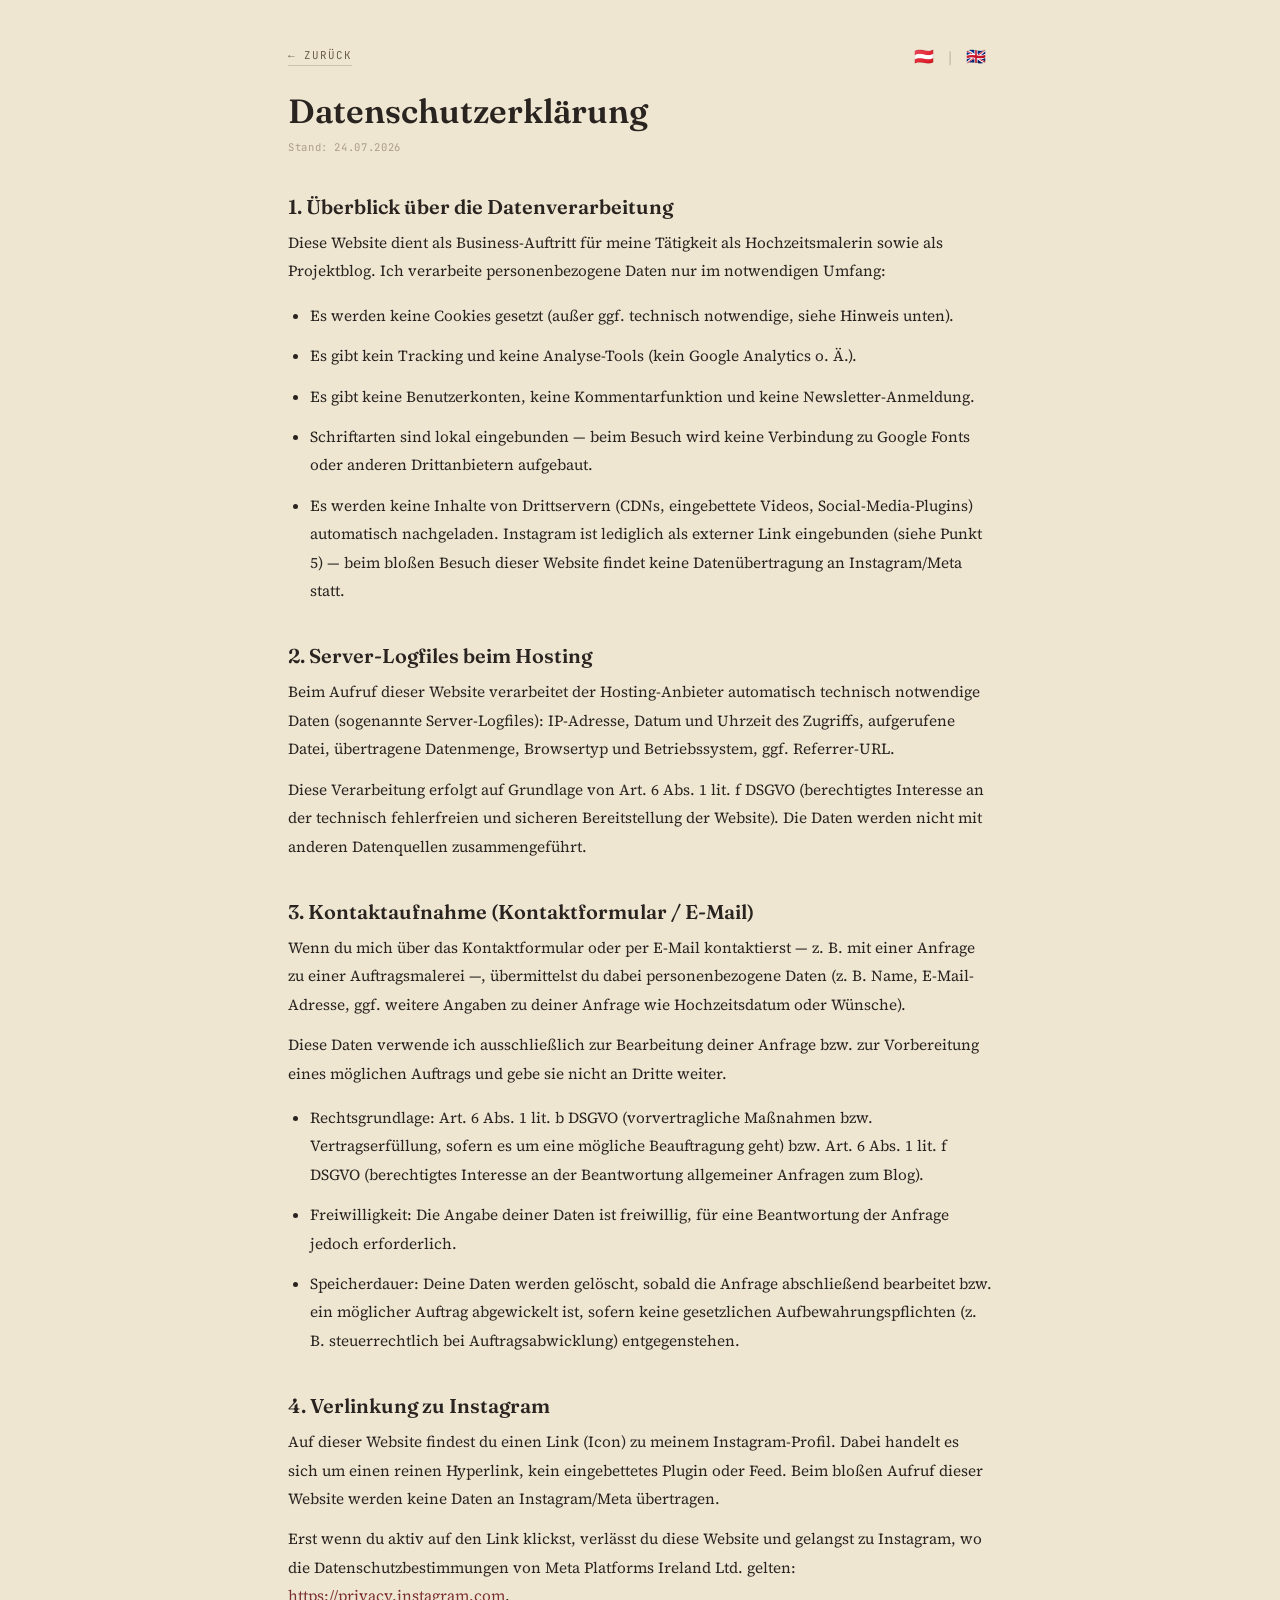
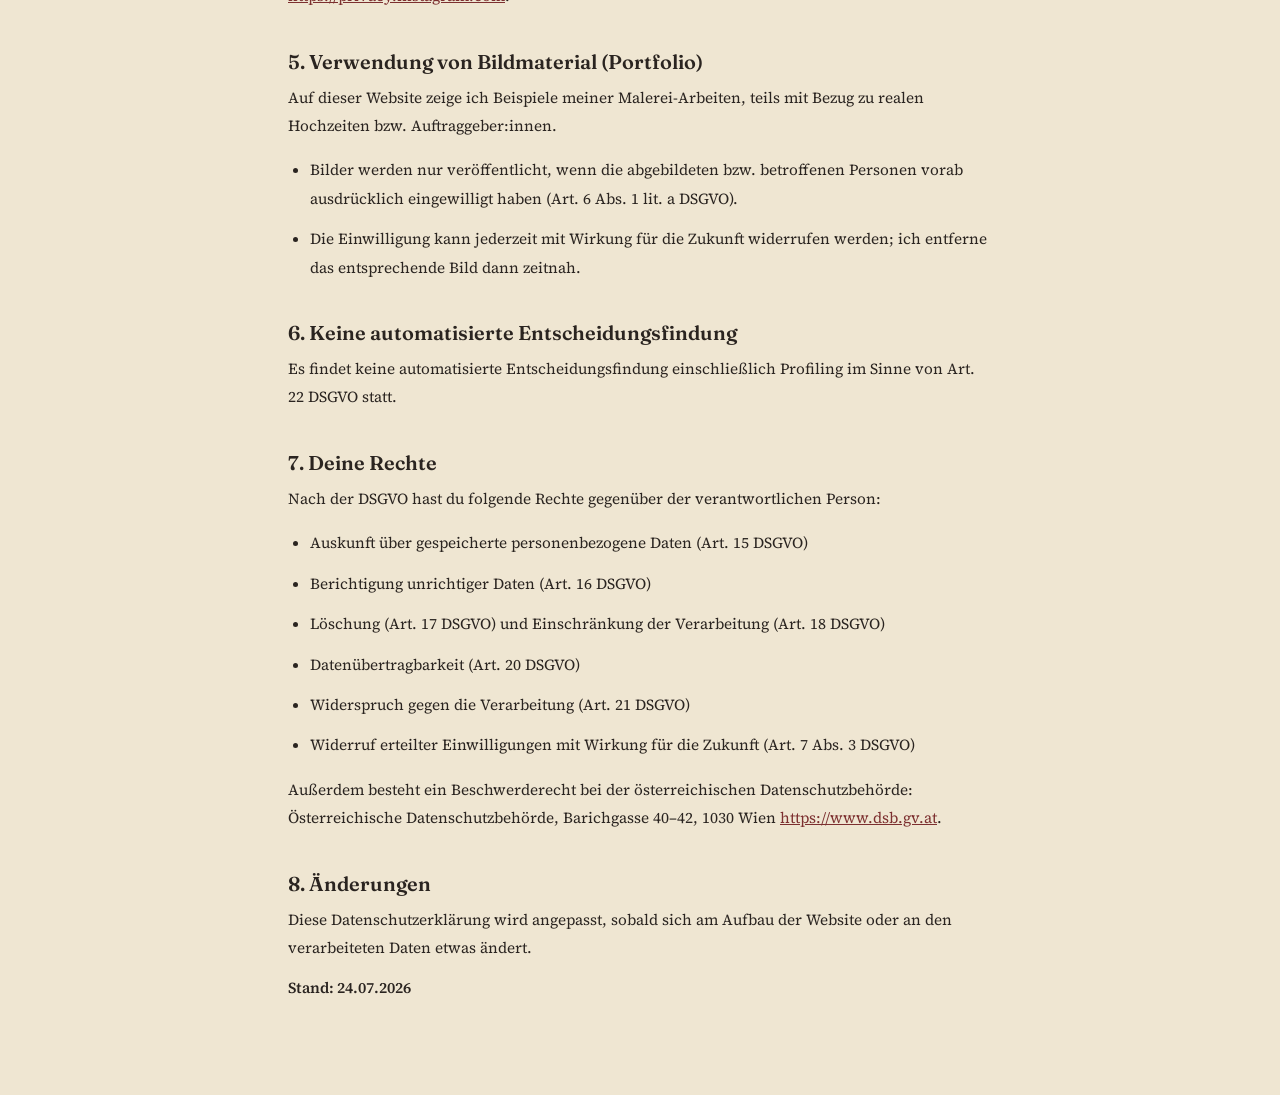
<file: datenschutz.html>
<!DOCTYPE html>
<html lang="de">
<head>
<meta charset="UTF-8">
<meta name="viewport" content="width=device-width, initial-scale=1.0">
<title>Datenschutzerklärung</title>
<meta name="robots" content="noindex">
<script>
  window.__siteLanguage = localStorage.getItem('siteLanguage') === 'en' ? 'en' : 'de';
  document.documentElement.lang = window.__siteLanguage;
</script>
<link rel="icon" href="logomail.jpeg">
<link rel="stylesheet" href="fonts/fonts.css">
<style>
  :root{
    --paper:#efe6d2; --card:#f8f2e2; --ink:#2a2420; --ink-soft:#6b5d4c;
    --ink-faint:#a99d87; --oxblood:#7c2f2f; --rule:rgba(42,36,32,0.18);
  }
  *{box-sizing:border-box;}
  body{
    margin:0;background:var(--paper);color:var(--ink);
    font-family:'Source Serif 4', Georgia, serif;-webkit-font-smoothing:antialiased;
  }
  .page{max-width:760px;margin:0 auto;padding:48px 28px 80px;}
  a{color:var(--oxblood);}
  .page-header{display:flex;align-items:center;justify-content:space-between;gap:16px;margin-bottom:24px;flex-wrap:wrap;}
  .back{
    display:inline-block;text-decoration:none;color:var(--ink-soft);
    font-family:'JetBrains Mono',monospace;font-size:0.68rem;letter-spacing:0.1em;text-transform:uppercase;
    border-bottom:1px solid var(--rule);padding-bottom:3px;
  }
  .back:hover{color:var(--oxblood);border-color:var(--oxblood);}
  .language-switch{display:flex;align-items:center;gap:8px;}
  .language-switch .language-sep{color:var(--ink-faint);opacity:0.8;font-size:0.9rem;line-height:1;user-select:none;}
  .language-switch button{font-size:1rem;line-height:1;background:none;border:none;cursor:pointer;filter:saturate(0.95);transition:transform .18s, filter .18s, opacity .18s;}
  .language-switch button:hover{transform:translateY(-1px);filter:saturate(1.1);opacity:0.9;}
  h1{font-family:'Fraunces',Georgia,serif;font-weight:600;font-size:2.1rem;margin:0 0 8px;}
  .updated{font-family:'JetBrains Mono',monospace;font-size:0.66rem;color:var(--ink-faint);letter-spacing:0.06em;margin-bottom:40px;}
  h2{font-family:'Fraunces',Georgia,serif;font-weight:600;font-size:1.25rem;margin:38px 0 10px;}
  p, li{line-height:1.85;font-size:0.96rem;color:var(--ink);margin:0 0 12px;}
  ul{padding-left:22px;}
  .fill{
    background:#f3e2c4;border:1px dashed var(--oxblood);border-radius:4px;
    padding:2px 8px;font-family:'JetBrains Mono',monospace;font-size:0.82rem;color:var(--oxblood);
    white-space:nowrap;
  }
  .note{
    background:var(--card);border:1px solid var(--rule);border-left:3px solid var(--oxblood);
    border-radius:4px;padding:16px 20px;font-size:0.88rem;color:var(--ink-soft);line-height:1.75;
    margin:28px 0;
  }
</style>
</head>
<body>
<div class="page">
  <div class="page-header">
    <a class="back" href="index.html" id="backLinkLabel">← Zurück</a>
    <div class="language-switch" aria-label="Language switcher">
      <button type="button" aria-label="Deutsch" title="Deutsch">🇦🇹</button>
      <span class="language-sep" aria-hidden="true">|</span>
      <button type="button" aria-label="English" title="English">🇬🇧</button>
    </div>
  </div>
  <h1 id="pageTitleLabel">Datenschutzerklärung</h1>
  <div class="updated" id="updatedLabel">Stand: 24.07.2026</div>
  <div id="privacyContent"></div>
</div>
<script>
  const pageTitleLabel = document.getElementById('pageTitleLabel');
  const backLinkLabel = document.getElementById('backLinkLabel');
  const updatedLabel = document.getElementById('updatedLabel');
  const privacyContent = document.getElementById('privacyContent');
  const languageButtons = document.querySelectorAll('.language-switch button');

  const deContent = `
    <h2>1. Überblick über die Datenverarbeitung</h2>
    <p>Diese Website dient als Business-Auftritt für meine Tätigkeit als Hochzeitsmalerin sowie als Projektblog. Ich verarbeite personenbezogene Daten nur im notwendigen Umfang:</p>
    <ul>
      <li>Es werden keine Cookies gesetzt (außer ggf. technisch notwendige, siehe Hinweis unten).</li>
      <li>Es gibt kein Tracking und keine Analyse-Tools (kein Google Analytics o. Ä.).</li>
      <li>Es gibt keine Benutzerkonten, keine Kommentarfunktion und keine Newsletter-Anmeldung.</li>
      <li>Schriftarten sind lokal eingebunden — beim Besuch wird keine Verbindung zu Google Fonts oder anderen Drittanbietern aufgebaut.</li>
      <li>Es werden keine Inhalte von Drittservern (CDNs, eingebettete Videos, Social-Media-Plugins) automatisch nachgeladen. Instagram ist lediglich als externer Link eingebunden (siehe Punkt 5) — beim bloßen Besuch dieser Website findet keine Datenübertragung an Instagram/Meta statt.</li>
    </ul>

    <h2>2. Server-Logfiles beim Hosting</h2>
    <p>Beim Aufruf dieser Website verarbeitet der Hosting-Anbieter automatisch technisch notwendige Daten (sogenannte Server-Logfiles): IP-Adresse, Datum und Uhrzeit des Zugriffs, aufgerufene Datei, übertragene Datenmenge, Browsertyp und Betriebssystem, ggf. Referrer-URL.</p>
    <p>Diese Verarbeitung erfolgt auf Grundlage von Art. 6 Abs. 1 lit. f DSGVO (berechtigtes Interesse an der technisch fehlerfreien und sicheren Bereitstellung der Website). Die Daten werden nicht mit anderen Datenquellen zusammengeführt.</p>

    <h2>3. Kontaktaufnahme (Kontaktformular / E-Mail)</h2>
    <p>Wenn du mich über das Kontaktformular oder per E-Mail kontaktierst — z. B. mit einer Anfrage zu einer Auftragsmalerei —, übermittelst du dabei personenbezogene Daten (z. B. Name, E-Mail-Adresse, ggf. weitere Angaben zu deiner Anfrage wie Hochzeitsdatum oder Wünsche).</p>
    <p>Diese Daten verwende ich ausschließlich zur Bearbeitung deiner Anfrage bzw. zur Vorbereitung eines möglichen Auftrags und gebe sie nicht an Dritte weiter.</p>
    <ul>
      <li>Rechtsgrundlage: Art. 6 Abs. 1 lit. b DSGVO (vorvertragliche Maßnahmen bzw. Vertragserfüllung, sofern es um eine mögliche Beauftragung geht) bzw. Art. 6 Abs. 1 lit. f DSGVO (berechtigtes Interesse an der Beantwortung allgemeiner Anfragen zum Blog).</li>
      <li>Freiwilligkeit: Die Angabe deiner Daten ist freiwillig, für eine Beantwortung der Anfrage jedoch erforderlich.</li>
      <li>Speicherdauer: Deine Daten werden gelöscht, sobald die Anfrage abschließend bearbeitet bzw. ein möglicher Auftrag abgewickelt ist, sofern keine gesetzlichen Aufbewahrungspflichten (z. B. steuerrechtlich bei Auftragsabwicklung) entgegenstehen.</li>
    </ul>

    <h2>4. Verlinkung zu Instagram</h2>
    <p>Auf dieser Website findest du einen Link (Icon) zu meinem Instagram-Profil. Dabei handelt es sich um einen reinen Hyperlink, kein eingebettetes Plugin oder Feed. Beim bloßen Aufruf dieser Website werden keine Daten an Instagram/Meta übertragen.</p>
    <p>Erst wenn du aktiv auf den Link klickst, verlässt du diese Website und gelangst zu Instagram, wo die Datenschutzbestimmungen von Meta Platforms Ireland Ltd. gelten: <a href="https://privacy.instagram.com" rel="noopener">https://privacy.instagram.com</a>.</p>

    <h2>5. Verwendung von Bildmaterial (Portfolio)</h2>
    <p>Auf dieser Website zeige ich Beispiele meiner Malerei-Arbeiten, teils mit Bezug zu realen Hochzeiten bzw. Auftraggeber:innen.</p>
    <ul>
      <li>Bilder werden nur veröffentlicht, wenn die abgebildeten bzw. betroffenen Personen vorab ausdrücklich eingewilligt haben (Art. 6 Abs. 1 lit. a DSGVO).</li>
      <li>Die Einwilligung kann jederzeit mit Wirkung für die Zukunft widerrufen werden; ich entferne das entsprechende Bild dann zeitnah.</li>
    </ul>

    <h2>6. Keine automatisierte Entscheidungsfindung</h2>
    <p>Es findet keine automatisierte Entscheidungsfindung einschließlich Profiling im Sinne von Art. 22 DSGVO statt.</p>

    <h2>7. Deine Rechte</h2>
    <p>Nach der DSGVO hast du folgende Rechte gegenüber der verantwortlichen Person:</p>
    <ul>
      <li>Auskunft über gespeicherte personenbezogene Daten (Art. 15 DSGVO)</li>
      <li>Berichtigung unrichtiger Daten (Art. 16 DSGVO)</li>
      <li>Löschung (Art. 17 DSGVO) und Einschränkung der Verarbeitung (Art. 18 DSGVO)</li>
      <li>Datenübertragbarkeit (Art. 20 DSGVO)</li>
      <li>Widerspruch gegen die Verarbeitung (Art. 21 DSGVO)</li>
      <li>Widerruf erteilter Einwilligungen mit Wirkung für die Zukunft (Art. 7 Abs. 3 DSGVO)</li>
    </ul>
    <p>Außerdem besteht ein Beschwerderecht bei der österreichischen Datenschutzbehörde: Österreichische Datenschutzbehörde, Barichgasse 40–42, 1030 Wien <a href="https://www.dsb.gv.at" rel="noopener">https://www.dsb.gv.at</a>.</p>

    <h2>8. Änderungen</h2>
    <p>Diese Datenschutzerklärung wird angepasst, sobald sich am Aufbau der Website oder an den verarbeiteten Daten etwas ändert.</p>

    <p><strong>Stand: 24.07.2026</strong></p>
  `;

  const enContent = `
    <h2>1. Overview of data processing</h2>
    <p>This website serves as a business presence for my work as a wedding painter and as a project blog. I only process personal data to the necessary extent:</p>
    <ul>
      <li>No cookies are set (except possibly technically necessary ones, see note below).</li>
      <li>There is no tracking and no analysis tools (no Google Analytics or similar).</li>
      <li>There are no user accounts, no comment function, and no newsletter registration.</li>
      <li>Fonts are loaded locally — visiting the site does not establish a connection to Google Fonts or other third-party providers.</li>
      <li>No third-party content (CDNs, embedded videos, social media plugins) is loaded automatically. Instagram is only linked as an external link (see point 5) — simply visiting this website does not transmit data to Instagram/Meta.</li>
    </ul>

    <h2>2. Server log files during hosting</h2>
    <p>When you call up this website, the hosting provider automatically processes technically necessary data (so-called server log files): IP address, date and time of access, requested file, amount of data transferred, browser type and operating system, and possibly the referrer URL.</p>
    <p>This processing is carried out on the basis of Art. 6(1)(f) GDPR (legitimate interest in the technically error-free and secure provision of the website). The data is not merged with other data sources.</p>

    <h2>3. Contacting me (contact form / email)</h2>
    <p>If you contact me via the contact form or by email — for example, with a request for a commissioned painting — you transmit personal data (such as your name, email address, and possibly further details about your request such as your wedding date or wishes).</p>
    <p>I use this data solely to process your enquiry or to prepare a possible commission and do not pass it on to third parties.</p>
    <ul>
      <li>Legal basis: Art. 6(1)(b) GDPR (pre-contractual measures or contract fulfillment if it concerns a possible commission) or Art. 6(1)(f) GDPR (legitimate interest in answering general inquiries about the blog).</li>
      <li>Voluntariness: Providing your data is voluntary, but necessary to answer your request.</li>
      <li>Storage period: Your data will be deleted once the inquiry has been finally processed or a possible order has been completed, unless legal retention obligations (e.g. tax-related for order processing) stand in the way.</li>
    </ul>

    <h2>4. Link to Instagram</h2>
    <p>You will find a link (icon) to my Instagram profile on this website. This is a simple hyperlink, not an embedded plugin or feed. Simply visiting this website does not send data to Instagram/Meta.</p>
    <p>If you click the link, you leave this website and reach Instagram, where the privacy policy of Meta Platforms Ireland Ltd. applies: <a href="https://privacy.instagram.com" rel="noopener">https://privacy.instagram.com</a>.</p>

    <h2>5. Use of image material (portfolio)</h2>
    <p>On this website I show examples of my painting work, partly in connection with real weddings or clients.</p>
    <ul>
      <li>Images are only published if the persons shown or affected have explicitly consented in advance (Art. 6(1)(a) GDPR).</li>
      <li>Consent may be withdrawn at any time with effect for the future; I will then remove the corresponding image promptly.</li>
    </ul>

    <h2>6. No automated decision-making</h2>
    <p>No automated decision-making, including profiling, within the meaning of Art. 22 GDPR takes place.</p>

    <h2>7. Your rights</h2>
    <p>Under the GDPR, you have the following rights towards the controller:</p>
    <ul>
      <li>Access to stored personal data (Art. 15 GDPR)</li>
      <li>Correction of inaccurate data (Art. 16 GDPR)</li>
      <li>Deletion (Art. 17 GDPR) and restriction of processing (Art. 18 GDPR)</li>
      <li>Data portability (Art. 20 GDPR)</li>
      <li>Objection to processing (Art. 21 GDPR)</li>
      <li>Withdrawal of consent already given with effect for the future (Art. 7(3) GDPR)</li>
    </ul>
    <p>You also have the right to lodge a complaint with the Austrian data protection authority: Austrian Data Protection Authority, Barichgasse 40–42, 1030 Vienna <a href="https://www.dsb.gv.at" rel="noopener">https://www.dsb.gv.at</a>.</p>

    <h2>8. Changes</h2>
    <p>This privacy policy will be adjusted whenever the structure of the website or the data processed changes.</p>

    <p><strong>Effective date: 24.07.2026</strong></p>
  `;

  function setLanguage(lang){
    const isEnglish = lang === 'en';
    localStorage.setItem('siteLanguage', isEnglish ? 'en' : 'de');
    document.documentElement.lang = isEnglish ? 'en' : 'de';
    if(pageTitleLabel) pageTitleLabel.textContent = isEnglish ? 'Privacy Policy' : 'Datenschutzerklärung';
    if(backLinkLabel) backLinkLabel.innerHTML = isEnglish ? '← Back' : '← Zurück';
    if(updatedLabel) updatedLabel.textContent = isEnglish ? 'Effective date: 24.07.2026' : 'Stand: 24.07.2026';
    if(privacyContent) privacyContent.innerHTML = isEnglish ? enContent : deContent;
    languageButtons.forEach((button)=>{
      const active = (isEnglish && button.title === 'English') || (!isEnglish && button.title === 'Deutsch');
      button.setAttribute('aria-pressed', active ? 'true' : 'false');
    });
  }

  const austrianFlag = document.querySelector('.language-switch button[title="Deutsch"]');
  const englishFlag = document.querySelector('.language-switch button[title="English"]');
  if(austrianFlag) austrianFlag.addEventListener('click', ()=> setLanguage('de'));
  if(englishFlag) englishFlag.addEventListener('click', ()=> setLanguage('en'));

  setLanguage(window.__siteLanguage || 'de');
</script>
</body>
</html>
</file>
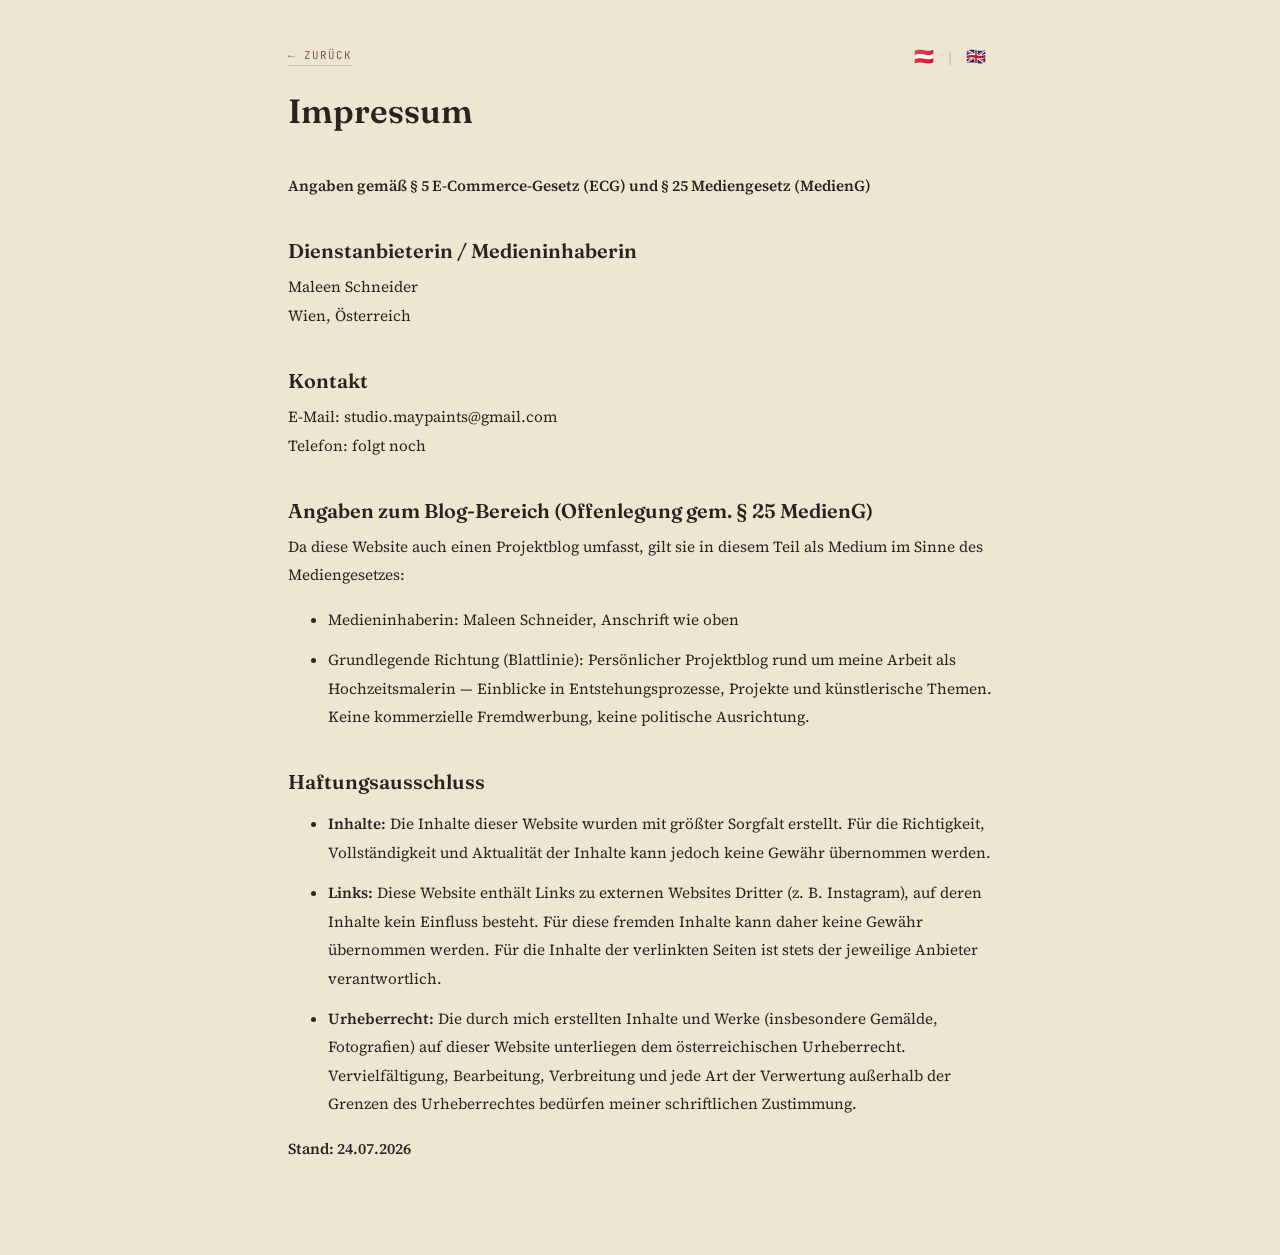
<file: impressum.html>
<!DOCTYPE html>
<html lang="de">
<head>
<meta charset="UTF-8">
<meta name="viewport" content="width=device-width, initial-scale=1.0">
<title>Impressum</title>
<meta name="robots" content="noindex">
<script>
  window.__siteLanguage = localStorage.getItem('siteLanguage') === 'en' ? 'en' : 'de';
  document.documentElement.lang = window.__siteLanguage;
</script>
<link rel="icon" href="logomail.jpeg">
<link rel="stylesheet" href="fonts/fonts.css">
<style>
  :root{
    --paper:#efe6d2; --card:#f8f2e2; --ink:#2a2420; --ink-soft:#6b5d4c;
    --ink-faint:#a99d87; --oxblood:#7c2f2f; --rule:rgba(42,36,32,0.18);
  }
  *{box-sizing:border-box;}
  body{
    margin:0;background:var(--paper);color:var(--ink);
    font-family:'Source Serif 4', Georgia, serif;-webkit-font-smoothing:antialiased;
  }
  .page{max-width:760px;margin:0 auto;padding:48px 28px 80px;}
  a{color:var(--oxblood);}
  .page-header{display:flex;align-items:center;justify-content:space-between;gap:16px;margin-bottom:24px;flex-wrap:wrap;}
  .back{
    display:inline-block;text-decoration:none;color:var(--ink-soft);
    font-family:'JetBrains Mono',monospace;font-size:0.68rem;letter-spacing:0.1em;text-transform:uppercase;
    border-bottom:1px solid var(--rule);padding-bottom:3px;
  }
  .back:hover{color:var(--oxblood);border-color:var(--oxblood);}
  .language-switch{display:flex;align-items:center;gap:8px;}
  .language-switch .language-sep{color:var(--ink-faint);opacity:0.8;font-size:0.9rem;line-height:1;user-select:none;}
  .language-switch button{font-size:1rem;line-height:1;background:none;border:none;cursor:pointer;filter:saturate(0.95);transition:transform .18s, filter .18s, opacity .18s;}
  .language-switch button:hover{transform:translateY(-1px);filter:saturate(1.1);opacity:0.9;}
  h1{font-family:'Fraunces',Georgia,serif;font-weight:600;font-size:2.1rem;margin:0 0 40px;}
  h2{font-family:'Fraunces',Georgia,serif;font-weight:600;font-size:1.25rem;margin:38px 0 10px;}
  p, li{line-height:1.85;font-size:0.96rem;color:var(--ink);margin:0 0 12px;}
  .fill{
    background:#f3e2c4;border:1px dashed var(--oxblood);border-radius:4px;
    padding:2px 8px;font-family:'JetBrains Mono',monospace;font-size:0.82rem;color:var(--oxblood);
    white-space:nowrap;
  }
  .note{
    background:var(--card);border:1px solid var(--rule);border-left:3px solid var(--oxblood);
    border-radius:4px;padding:16px 20px;font-size:0.88rem;color:var(--ink-soft);line-height:1.75;
    margin:28px 0;
  }
</style>
</head>
<body>
<div class="page">
  <div class="page-header">
    <a class="back" href="index.html" id="backLinkLabel">← Zurück</a>
    <div class="language-switch" aria-label="Language switcher">
      <button type="button" aria-label="Deutsch" title="Deutsch">🇦🇹</button>
      <span class="language-sep" aria-hidden="true">|</span>
      <button type="button" aria-label="English" title="English">🇬🇧</button>
    </div>
  </div>
  <h1 id="pageTitleLabel">Impressum</h1>
  <div id="impressumContent"></div>
</div>
<script>
  const pageTitleLabel = document.getElementById('pageTitleLabel');
  const backLinkLabel = document.getElementById('backLinkLabel');
  const impressumContent = document.getElementById('impressumContent');
  const languageButtons = document.querySelectorAll('.language-switch button');

  const deContent = `
    <p><strong>Angaben gemäß § 5 E-Commerce-Gesetz (ECG) und § 25 Mediengesetz (MedienG)</strong></p>
    <h2>Dienstanbieterin / Medieninhaberin</h2>
    <p>Maleen Schneider<br>Wien, Österreich</p>
    <h2>Kontakt</h2>
    <p>E-Mail: studio.maypaints@gmail.com<br>Telefon: folgt noch</p>
    <h2>Angaben zum Blog-Bereich (Offenlegung gem. § 25 MedienG)</h2>
    <p>Da diese Website auch einen Projektblog umfasst, gilt sie in diesem Teil als Medium im Sinne des Mediengesetzes:</p>
    <ul>
      <li>Medieninhaberin: Maleen Schneider, Anschrift wie oben</li>
      <li>Grundlegende Richtung (Blattlinie): Persönlicher Projektblog rund um meine Arbeit als Hochzeitsmalerin — Einblicke in Entstehungsprozesse, Projekte und künstlerische Themen. Keine kommerzielle Fremdwerbung, keine politische Ausrichtung.</li>
    </ul>
    <h2>Haftungsausschluss</h2>
    <ul>
      <li><strong>Inhalte:</strong> Die Inhalte dieser Website wurden mit größter Sorgfalt erstellt. Für die Richtigkeit, Vollständigkeit und Aktualität der Inhalte kann jedoch keine Gewähr übernommen werden.</li>
      <li><strong>Links:</strong> Diese Website enthält Links zu externen Websites Dritter (z. B. Instagram), auf deren Inhalte kein Einfluss besteht. Für diese fremden Inhalte kann daher keine Gewähr übernommen werden. Für die Inhalte der verlinkten Seiten ist stets der jeweilige Anbieter verantwortlich.</li>
      <li><strong>Urheberrecht:</strong> Die durch mich erstellten Inhalte und Werke (insbesondere Gemälde, Fotografien) auf dieser Website unterliegen dem österreichischen Urheberrecht. Vervielfältigung, Bearbeitung, Verbreitung und jede Art der Verwertung außerhalb der Grenzen des Urheberrechtes bedürfen meiner schriftlichen Zustimmung.</li>
    </ul>
    <p><strong>Stand: 24.07.2026</strong></p>
  `;

  const enContent = `
    <p><strong>Information according to § 5 E-Commerce Act (ECG) and § 25 Media Act (MedienG)</strong></p>
    <h2>Service provider / media owner</h2>
    <p>Maleen Schneider<br>Vienna, Austria</p>
    <h2>Contact</h2>
    <p>E-mail: studio.maypaints@gmail.com<br>Phone: to follow</p>
    <h2>Information about the blog section (disclosure pursuant to § 25 MedienG)</h2>
    <p>Since this website also includes a project blog, this part is considered a medium within the meaning of the Media Act:</p>
    <ul>
      <li>Media owner: Maleen Schneider, address as above</li>
      <li>Basic direction (editorial line): Personal project blog about my work as a wedding painter — insights into creative processes, projects, and artistic themes. No commercial third-party advertising, no political orientation.</li>
    </ul>
    <h2>Disclaimer</h2>
    <ul>
      <li><strong>Content:</strong> The content of this website has been created with the utmost care. However, no guarantee can be given for the accuracy, completeness, or timeliness of the content.</li>
      <li><strong>Links:</strong> This website contains links to external third-party websites (e.g. Instagram), over which I have no influence. I therefore cannot assume any responsibility for these external contents. The respective provider is always responsible for the content of linked pages.</li>
      <li><strong>Copyright:</strong> The content and works created by me (especially paintings and photographs) on this website are subject to Austrian copyright law. Reproduction, editing, distribution, and any form of use outside the limits of copyright require my written consent.</li>
    </ul>
    <p><strong>Effective date: 24.07.2026</strong></p>
  `;

  function setLanguage(lang){
    const isEnglish = lang === 'en';
    localStorage.setItem('siteLanguage', isEnglish ? 'en' : 'de');
    document.documentElement.lang = isEnglish ? 'en' : 'de';
    if(pageTitleLabel) pageTitleLabel.textContent = isEnglish ? 'Imprint' : 'Impressum';
    if(backLinkLabel) backLinkLabel.innerHTML = isEnglish ? '← Back' : '← Zurück';
    if(impressumContent) impressumContent.innerHTML = isEnglish ? enContent : deContent;
    languageButtons.forEach((button)=>{
      const active = (isEnglish && button.title === 'English') || (!isEnglish && button.title === 'Deutsch');
      button.setAttribute('aria-pressed', active ? 'true' : 'false');
    });
  }

  const austrianFlag = document.querySelector('.language-switch button[title="Deutsch"]');
  const englishFlag = document.querySelector('.language-switch button[title="English"]');
  if(austrianFlag) austrianFlag.addEventListener('click', ()=> setLanguage('de'));
  if(englishFlag) englishFlag.addEventListener('click', ()=> setLanguage('en'));

  setLanguage(window.__siteLanguage || 'de');
</script>
</body>
</html>
</file>
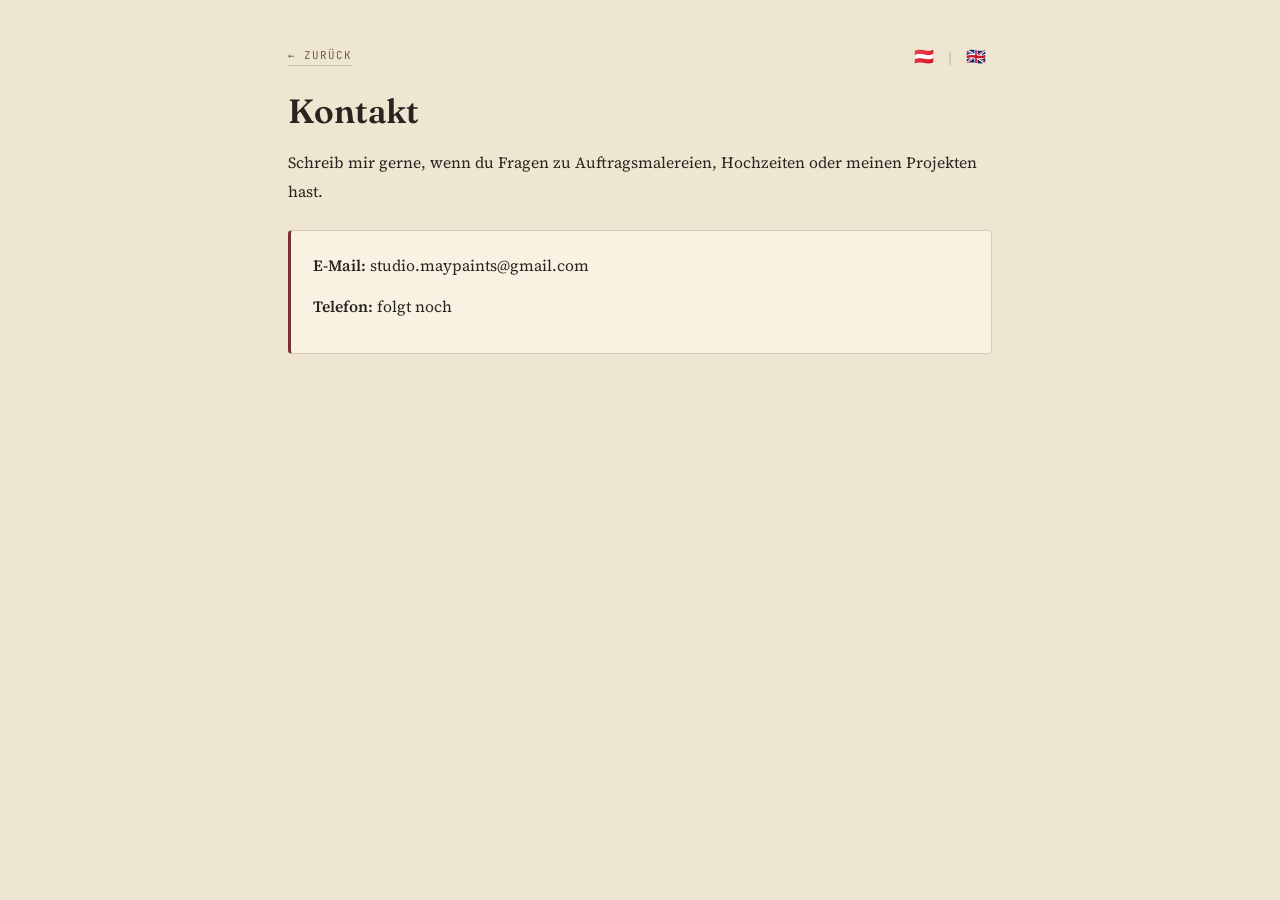
<file: kontakt.html>
<!DOCTYPE html>
<html lang="de">
<head>
<meta charset="UTF-8">
<meta name="viewport" content="width=device-width, initial-scale=1.0">
<title>Kontakt</title>
<meta name="robots" content="noindex">
<script>
  window.__siteLanguage = localStorage.getItem('siteLanguage') === 'en' ? 'en' : 'de';
  document.documentElement.lang = window.__siteLanguage;
</script>
<link rel="icon" href="logomail.jpeg">
<link rel="stylesheet" href="fonts/fonts.css">
<style>
  :root{
    --paper:#efe6d2; --card:#f8f2e2; --ink:#2a2420; --ink-soft:#6b5d4c;
    --ink-faint:#a99d87; --oxblood:#7c2f2f; --rule:rgba(42,36,32,0.18);
  }
  *{box-sizing:border-box;}
  body{
    margin:0;background:var(--paper);color:var(--ink);
    font-family:'Source Serif 4', Georgia, serif;-webkit-font-smoothing:antialiased;
  }
  .page{max-width:760px;margin:0 auto;padding:48px 28px 80px;}
  a{color:var(--oxblood);}
  .page-header{display:flex;align-items:center;justify-content:space-between;gap:16px;margin-bottom:24px;flex-wrap:wrap;}
  .back{
    display:inline-block;text-decoration:none;color:var(--ink-soft);
    font-family:'JetBrains Mono',monospace;font-size:0.68rem;letter-spacing:0.1em;text-transform:uppercase;
    border-bottom:1px solid var(--rule);padding-bottom:3px;
  }
  .back:hover{color:var(--oxblood);border-color:var(--oxblood);}
  .language-switch{display:flex;align-items:center;gap:8px;}
  .language-switch .language-sep{color:var(--ink-faint);opacity:0.8;font-size:0.9rem;line-height:1;user-select:none;}
  .language-switch button{font-size:1rem;line-height:1;background:none;border:none;cursor:pointer;filter:saturate(0.95);transition:transform .18s, filter .18s, opacity .18s;}
  .language-switch button:hover{transform:translateY(-1px);filter:saturate(1.1);opacity:0.9;}
  h1{font-family:'Fraunces',Georgia,serif;font-weight:600;font-size:2.1rem;margin:0 0 16px;}
  p{line-height:1.85;font-size:0.98rem;color:var(--ink);margin:0 0 12px;}
  .card{
    background:var(--card);border:1px solid var(--rule);border-left:3px solid var(--oxblood);
    border-radius:4px;padding:20px 22px;margin-top:24px;
  }
</style>
</head>
<body>
<div class="page">
  <div class="page-header">
    <a class="back" href="index.html" id="backLinkLabel">← Zurück</a>
    <div class="language-switch" aria-label="Language switcher">
      <button type="button" aria-label="Deutsch" title="Deutsch">🇦🇹</button>
      <span class="language-sep" aria-hidden="true">|</span>
      <button type="button" aria-label="English" title="English">🇬🇧</button>
    </div>
  </div>
  <h1 id="pageTitleLabel">Kontakt</h1>
  <div id="contactContent"></div>
</div>
<script>
  const pageTitleLabel = document.getElementById('pageTitleLabel');
  const backLinkLabel = document.getElementById('backLinkLabel');
  const contactContent = document.getElementById('contactContent');
  const languageButtons = document.querySelectorAll('.language-switch button');

  const deContent = `
    <p>Schreib mir gerne, wenn du Fragen zu Auftragsmalereien, Hochzeiten oder meinen Projekten hast.</p>
    <div class="card">
      <p><strong>E-Mail:</strong> studio.maypaints@gmail.com</p>
      <p><strong>Telefon:</strong> folgt noch</p>
    </div>
  `;

  const enContent = `
    <p>Please feel free to write to me if you have any questions about commissioned paintings, weddings, or my projects.</p>
    <div class="card">
      <p><strong>E-mail:</strong> studio.maypaints@gmail.com</p>
      <p><strong>Phone:</strong> to follow</p>
    </div>
  `;

  function setLanguage(lang){
    const isEnglish = lang === 'en';
    localStorage.setItem('siteLanguage', isEnglish ? 'en' : 'de');
    document.documentElement.lang = isEnglish ? 'en' : 'de';
    if(pageTitleLabel) pageTitleLabel.textContent = isEnglish ? 'Contact' : 'Kontakt';
    if(backLinkLabel) backLinkLabel.innerHTML = isEnglish ? '← Back' : '← Zurück';
    if(contactContent) contactContent.innerHTML = isEnglish ? enContent : deContent;
    languageButtons.forEach((button)=>{
      const active = (isEnglish && button.title === 'English') || (!isEnglish && button.title === 'Deutsch');
      button.setAttribute('aria-pressed', active ? 'true' : 'false');
    });
  }

  const austrianFlag = document.querySelector('.language-switch button[title="Deutsch"]');
  const englishFlag = document.querySelector('.language-switch button[title="English"]');
  if(austrianFlag) austrianFlag.addEventListener('click', ()=> setLanguage('de'));
  if(englishFlag) englishFlag.addEventListener('click', ()=> setLanguage('en'));

  setLanguage(window.__siteLanguage || 'de');
</script>
</body>
</html>
</file>
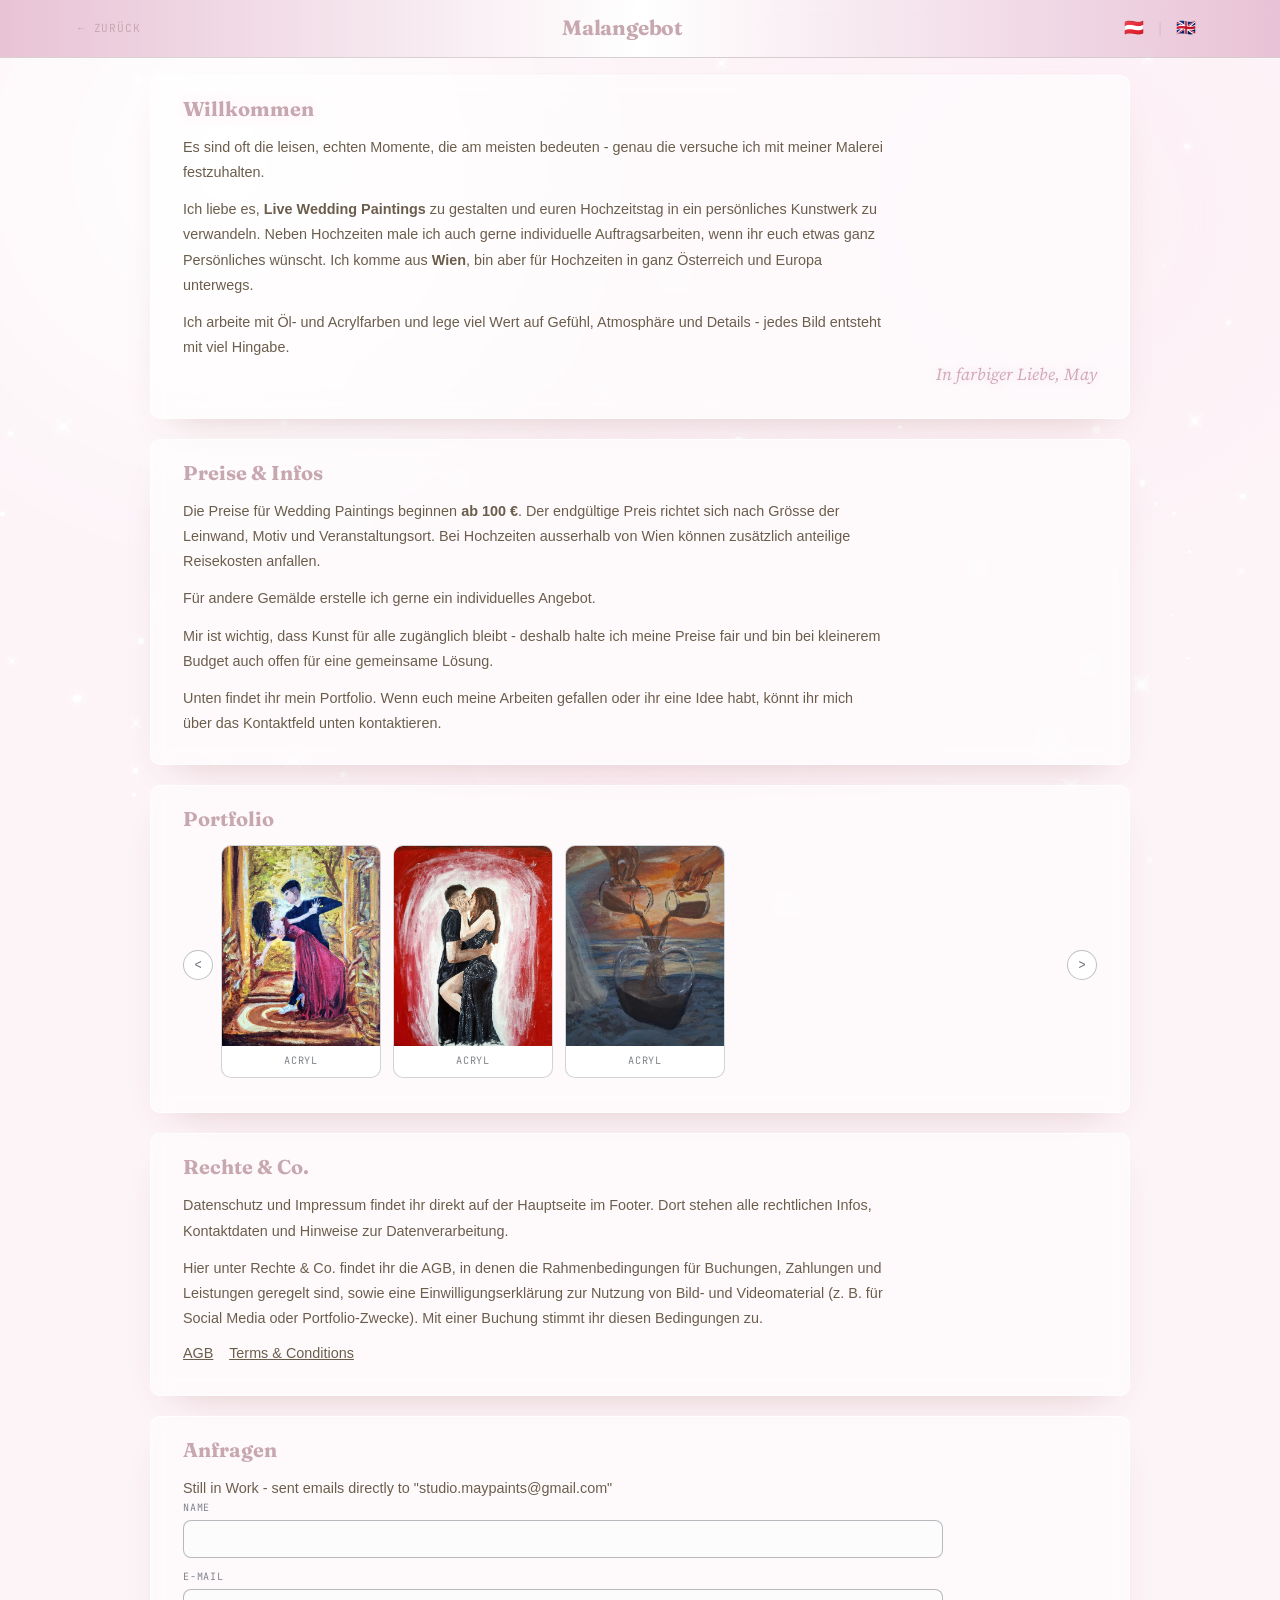
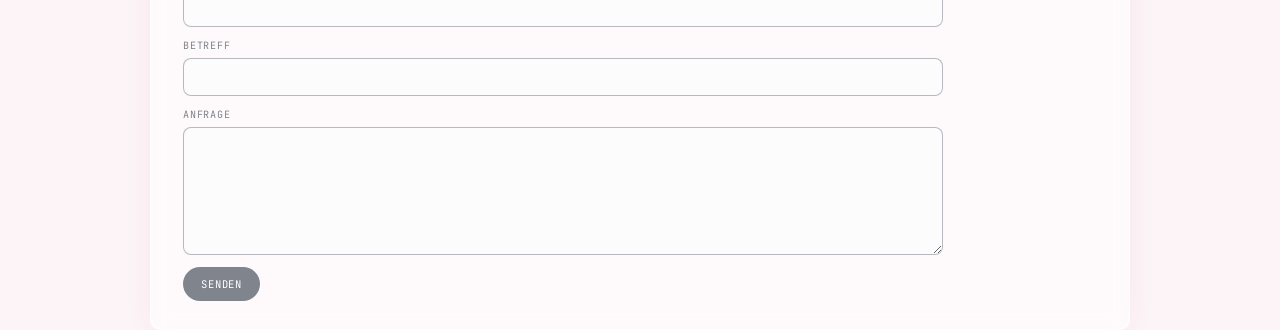
<file: malangebot.html>
<!DOCTYPE html>
<html lang="de">
<head>
<meta charset="UTF-8">
<meta name="viewport" content="width=device-width, initial-scale=1.0">
<title id="pageTitleTag">Malangebot — May's Blog</title>
<meta name="description" id="pageDescriptionTag" content="Angebote und Projekte von May">
<script>
  window.__siteLanguage = localStorage.getItem('siteLanguage') === 'en' ? 'en' : 'de';
  document.documentElement.lang = window.__siteLanguage;
</script>
<script>
  window.__isMobile = window.matchMedia('(max-width: 760px), (pointer: coarse)').matches;
  document.documentElement.classList.toggle('mobile-reduced', window.__isMobile);
</script>
<link rel="icon" href="logomail.jpeg">
<link rel="stylesheet" href="fonts/fonts.css">
<style>
  :root{
    --paper:#efe6d2;
    --paper-deep:#e6d9bc;
    --card:#f8f2e2;
    --wood:#4a3226;
    --wood-hi:#6b4a35;
    --ink:#2a2420;
    --ink-soft:#6b5d4c;
    --ink-faint:#a99d87;
    --oxblood:#7c2f2f;
    --oxblood-deep:#5e2222;
    --gold:#a9822f;
    --forest:#3f5a45;
    --rule:rgba(42,36,32,0.18);
    --shadow:0 18px 40px -20px rgba(20,14,8,0.45);
  }
  *{box-sizing:border-box;}
  html{scroll-behavior:smooth;}
  body{
    margin:0;
    background:#fdf4f8;
    color:var(--ink);
    font-family:'Source Serif 4', Georgia, serif;
    -webkit-font-smoothing:antialiased;
    position:relative;
    overflow-x:hidden;
    min-height:100vh;
  }
  body::before{
    content:'';position:fixed;inset:0;pointer-events:none;z-index:1;
    background:
      radial-gradient(circle at 18% 18%, rgba(255,255,255,0.92) 0%, rgba(255,255,255,0) 34%),
      radial-gradient(circle at 82% 24%, rgba(255,229,239,0.26) 0%, rgba(255,229,239,0) 30%),
      radial-gradient(circle at 50% 78%, rgba(255,221,234,0.18) 0%, rgba(255,221,234,0) 36%);
  }
  body::after{
    content:'';position:fixed;inset:0;pointer-events:none;z-index:1;
    background:
      radial-gradient(circle at 12% 28%, rgba(255,255,255,0.75) 0 2px, transparent 3px),
      radial-gradient(circle at 24% 72%, rgba(255,241,247,0.68) 0 2px, transparent 3px),
      radial-gradient(circle at 38% 16%, rgba(255,255,255,0.8) 0 1.5px, transparent 2.5px),
      radial-gradient(circle at 57% 38%, rgba(255,244,248,0.64) 0 2px, transparent 3px),
      radial-gradient(circle at 76% 18%, rgba(255,255,255,0.7) 0 1.5px, transparent 2.5px),
      radial-gradient(circle at 88% 62%, rgba(255,240,246,0.62) 0 2px, transparent 3px),
      radial-gradient(circle at 67% 84%, rgba(255,255,255,0.72) 0 1.5px, transparent 2.5px);
    opacity:0.72;
    filter:drop-shadow(0 0 8px rgba(255,255,255,0.7)) drop-shadow(0 0 12px rgba(255,233,242,0.34));
    animation:shimmerDrift 9s ease-in-out infinite alternate;
  }
  .glitter{
    position:fixed;width:var(--size, 3px);height:var(--size, 3px);background:#ffffff;border-radius:50%;
    box-shadow:0 0 6px #ffffff, 0 0 14px rgba(255,255,255,0.98), 0 0 28px rgba(255,215,235,0.92);
    animation:twinkle var(--duration) infinite;pointer-events:none;z-index:0;filter:brightness(1.45);
  }
  .glitter.sparkle{
    background:linear-gradient(180deg, rgba(255,255,255,0.98), rgba(255,222,238,0.95));
    border-radius:1px;transform:rotate(45deg);
  }
  .glitter.sparkle::before,
  .glitter.sparkle::after{
    content:'';position:absolute;left:50%;top:50%;transform:translate(-50%, -50%);
    background:rgba(255,255,255,0.95);border-radius:999px;
    box-shadow:0 0 8px rgba(255,230,241,0.9);
  }
  .glitter.sparkle::before{width:1px;height:calc(var(--size, 3px) * 3.4);}
  .glitter.sparkle::after{width:calc(var(--size, 3px) * 3.4);height:1px;}
  .blossom-layer{
    position:fixed;inset:0;overflow:hidden;
    pointer-events:none;z-index:3;
  }
  .blossom{
    position:absolute;top:-26px;left:var(--x,50%);
    width:var(--s,10px);height:var(--s,10px);
    background:linear-gradient(135deg, rgba(255,230,240,0.92), rgba(255,196,220,0.92));
    transform:rotate(45deg);
    transform-origin:center;
    border-radius:2px;
    opacity:0;
    filter:drop-shadow(0 0 4px rgba(255,224,236,0.55));
    animation:blossomFall var(--d,16s) linear infinite;
    animation-delay:var(--delay,0s);
  }
  .blossom::before,
  .blossom::after{
    content:'';
    position:absolute;
    width:100%;height:100%;
    border-radius:50%;
    background:linear-gradient(135deg, rgba(255,236,244,0.94), rgba(255,196,220,0.94));
  }
  .blossom::before{left:-50%;top:0;}
  .blossom::after{left:0;top:-50%;}
  @keyframes blossomFall{
    0%{transform:translate3d(0,-18px,0) rotate(45deg);opacity:0;}
    12%{opacity:0.42;}
    88%{opacity:0.34;}
    100%{transform:translate3d(var(--drift,18px),100vh,0) rotate(calc(var(--rot,120deg) + 45deg));opacity:0;}
  }
  @keyframes twinkle{
    0%{opacity:0;transform:scale(0) rotate(0deg);}
    15%{opacity:1;transform:scale(1.4) rotate(45deg);}
    30%{opacity:0.9;transform:scale(1.1) rotate(90deg);}
    50%{opacity:1;transform:scale(1.3) rotate(180deg);}
    70%{opacity:0.8;transform:scale(1.2) rotate(270deg);}
    85%{opacity:0.3;transform:scale(0.9) rotate(315deg);}
    100%{opacity:0;transform:scale(0) rotate(360deg);}
  }
  @keyframes shimmerDrift{
    0%{transform:translate3d(0, 0, 0) scale(1);opacity:0.72;}
    100%{transform:translate3d(0, -10px, 0) scale(1.02);opacity:0.95;}
  }
  ::selection{background:var(--gold);color:var(--card);}
  a{color:inherit;}
  .wrap{max-width:1180px;margin:0 auto;padding:0 28px;}

  header.site {
    position: sticky;
    top: 0;
    z-index: 50;
     background: linear-gradient(to right, rgba(230,190,210,0.92) 0%, rgba(255,255,255,0.92) 50%, rgba(230,190,210,0.92) 100%);
     backdrop-filter: blur(6px);
     box-shadow: 0 1px 0 0 var(--rule);
     transform: translateZ(0);
  }
  @media(max-width:760px){
    header.site{backdrop-filter:none;}
  }
  .site-bar{
    display:flex;align-items:center;justify-content:space-between;
    padding:18px 28px;max-width:1180px;margin:0 auto;gap:24px;
  }
  .back-link{
    font-family:'JetBrains Mono',monospace;font-size:0.7rem;
    letter-spacing:0.08em;text-transform:uppercase;
    background:none;border:none;cursor:pointer;color:#c8a8b0;
    text-decoration:none;padding:0;transition:color .18s,opacity .18s;
    display:inline-block;
  }
  .back-link:hover{
    color:var(--oxblood);opacity:0.75;
  }
  .site-title{
    font-family:'Fraunces',Georgia,serif;font-weight:700;font-size:1.3rem;
    line-height:1;letter-spacing:-0.01em;margin:0;color:#c8a8b0;flex:1;text-align:center;
  }
  .language-switch{
    display:flex;align-items:center;gap:8px;margin-left:14px;
  }
  .language-switch .language-sep{
    color:#c8a8b0;opacity:0.6;font-size:0.9rem;line-height:1;user-select:none;
  }
  .language-switch button{
    font-size:1rem;line-height:1;background:none;border:none;cursor:pointer;
    filter:saturate(0.95);transition:transform .18s, filter .18s, opacity .18s;
  }
  .language-switch button:hover{transform:translateY(-1px);filter:saturate(1.1);opacity:0.9;}

  main{padding:56px 0 80px;position:relative;z-index:2;}
  .section-head{display:flex;align-items:baseline;justify-content:space-between;gap:20px;margin-bottom:26px;flex-wrap:wrap;}
  .section-title{font-family:'Fraunces',Georgia,serif;font-weight:600;font-size:1.7rem;margin:0;}
  .offer-list{
    display:flex;flex-direction:column;gap:20px;max-width:980px;margin:18px auto 0;
  }
  .offer-rect{
    width:100%;min-height:180px;background:rgba(255,255,255,0.58);
    border:1px solid rgba(255,255,255,0.7);border-radius:10px;
    box-shadow:0 18px 40px -24px rgba(124,47,47,0.28);
    backdrop-filter:blur(10px);padding:20px 32px 28px;
    display:flex;flex-direction:column;justify-content:flex-start;text-align:left;
  }
  .offer-kicker{
    font-family:'JetBrains Mono',monospace;font-size:0.64rem;letter-spacing:0.12em;
    text-transform:uppercase;color:var(--oxblood);margin:0 0 10px;
  }
  .offer-rect h3{font-family:'Fraunces',Georgia,serif;font-size:1.25rem;margin:0 0 14px;color:#c8a8b0;}
  .offer-rect.welcome h3{
    text-shadow:0 0 8px rgba(255,255,255,0.9), 0 0 14px rgba(255,214,234,0.8);
  }
  .offer-rect p{margin:0;max-width:700px;line-height:1.75;color:var(--ink-soft);font-size:0.9rem;font-family:'Segoe UI', 'Avenir Next', 'Helvetica Neue', Arial, sans-serif;}
  .offer-rect p + p{margin-top:12px;}
  .offer-rect p.offer-signoff{
    margin-top:auto;align-self:flex-end;
    font-family:'Source Serif 4', Georgia, serif;font-style:italic;
    color:#d2a9b9;font-size:1.05rem;
    text-shadow:0 0 8px rgba(233,208,220,0.65);
  }
  .contact-form{display:grid;gap:12px;max-width:760px;}
  .contact-field{display:grid;gap:6px;}
  .contact-field label{
    font-family:'JetBrains Mono',monospace;font-size:0.63rem;
    letter-spacing:0.08em;text-transform:uppercase;color:#7f828a;
  }
  .contact-field input,
  .contact-field textarea{
    width:100%;border:1px solid rgba(126,130,138,0.55);border-radius:8px;
    background:rgba(252,252,252,0.9);padding:10px 12px;
    font-family:'Segoe UI', 'Avenir Next', 'Helvetica Neue', Arial, sans-serif;
    font-size:0.92rem;color:var(--ink);outline:none;
    transition:border-color .15s ease, box-shadow .15s ease;
  }
  .contact-field input:focus,
  .contact-field textarea:focus{
    border-color:#8f949d;box-shadow:0 0 0 2px rgba(143,148,157,0.2);
  }
  .contact-field textarea{min-height:128px;resize:vertical;}
  .contact-submit{
    justify-self:start;border:none;border-radius:999px;padding:10px 18px;
    background:#7f848d;color:#ffffff;cursor:pointer;
    font-family:'JetBrains Mono',monospace;font-size:0.66rem;
    letter-spacing:0.08em;text-transform:uppercase;
    transition:transform .15s ease, opacity .15s ease;
  }
  .contact-submit:hover{transform:translateY(-1px);opacity:0.92;}
  .contact-note{
    margin:2px 0 0;font-size:0.78rem;color:#7f838a;
    font-family:'Segoe UI', 'Avenir Next', 'Helvetica Neue', Arial, sans-serif;
  }
  .portfolio-strip{
    display:flex;align-items:center;gap:8px;
  }
  .portfolio-nav{
    flex:0 0 auto;width:30px;height:30px;border-radius:999px;border:1px solid rgba(126,130,138,0.5);
    background:rgba(255,255,255,0.88);color:#6f747d;cursor:pointer;
    font-family:'JetBrains Mono',monospace;font-size:0.85rem;line-height:1;
    display:flex;align-items:center;justify-content:center;
  }
  .portfolio-nav:hover{background:#ffffff;}
  .portfolio-grid{
    flex:1 1 auto;
    display:flex;gap:12px;overflow-x:auto;
    scroll-snap-type:x mandatory;
    -webkit-overflow-scrolling:touch;
    padding-bottom:6px;
    scrollbar-width:none;
    -ms-overflow-style:none;
  }
  .portfolio-grid::-webkit-scrollbar{display:none;}
  .portfolio-card{
    flex:0 0 160px;
    margin:0;border:1px solid rgba(126,130,138,0.35);border-radius:10px;
    background:#ffffff;overflow:hidden;
    scroll-snap-align:start;
  }
  .portfolio-card img{
    width:100%;height:200px;display:block;object-fit:cover;object-position:center;
    image-rendering:auto;
    cursor:zoom-in;
  }
  .portfolio-card figcaption{
    padding:8px 10px 10px;
    font-family:'JetBrains Mono',monospace;
    font-size:0.64rem;
    letter-spacing:0.08em;
    text-transform:uppercase;
    color:#7f838a;
    text-align:center;
  }
  .portfolio-hint{
    margin:0 0 10px;
    font-family:'JetBrains Mono',monospace;
    font-size:0.62rem;
    letter-spacing:0.08em;
    text-transform:uppercase;
    color:#8b8f96;
  }
  .portfolio-lightbox{
    position:fixed;inset:0;background:rgba(20,20,24,0.78);z-index:1200;
    display:none;align-items:center;justify-content:center;padding:24px;
  }
  .portfolio-lightbox.open{display:flex;}
  .portfolio-lightbox img{
    max-width:min(92vw, 980px);max-height:88vh;border-radius:10px;
    box-shadow:0 18px 45px rgba(0,0,0,0.45);
  }
  .portfolio-lightbox-close{
    position:absolute;top:14px;right:14px;width:34px;height:34px;border:none;border-radius:999px;
    background:rgba(255,255,255,0.9);color:#50535a;cursor:pointer;
    font-size:1.2rem;line-height:1;
  }
  .content-block{
    background:var(--card);border:1px solid var(--rule);border-radius:6px;
    padding:44px;display:grid;grid-template-columns:1.1fr 0.9fr;gap:40px;box-shadow:var(--shadow);margin-bottom:40px;
  }
  .content-block h3{font-family:'Fraunces',Georgia,serif;font-weight:600;font-size:1.5rem;margin:0 0 14px;}
  .content-block p{line-height:1.8;color:var(--ink-soft);margin:0 0 12px;font-size:0.94rem;}
  .content-block p:last-child{margin:0;}

  footer.site{
    padding:30px 0 60px;text-align:center;font-family:'JetBrains Mono',monospace;font-size:0.62rem;letter-spacing:0.08em;text-transform:uppercase;color:var(--ink-faint);
    background:linear-gradient(to right, rgba(230,190,210,0.92) 0%, rgba(255,255,255,0.92) 50%, rgba(230,190,210,0.92) 100%);
    border-top:1px solid var(--rule);
  }
  footer.site a{text-decoration:none;border-bottom:1px solid var(--rule);padding-bottom:2px;}
  footer.site a:hover{color:var(--oxblood);border-color:var(--oxblood);}

  @media(max-width:760px){
    .offer-rect{min-height:150px;padding:22px;}
    .offer-rect h3{font-size:1.35rem;}
    .portfolio-card{flex-basis:140px;}
    .portfolio-card img{height:175px;}
    .portfolio-nav{width:28px;height:28px;}
    .content-block{grid-template-columns:1fr;gap:20px;padding:24px;}
    .site-title{font-size:1.1rem;}
    .section-title{font-size:1.4rem;}
  }
  @media (prefers-reduced-motion: reduce){
    .blossom-layer{display:none;}
    .glitter{display:none;}
  }
  html.mobile-reduced *{animation-duration:0.01ms !important;animation-iteration-count:1 !important;transition-duration:0.01ms !important;}
  html.mobile-reduced .glitter,
  html.mobile-reduced .blossom-layer{display:none !important;}
  html.mobile-reduced .offer-rect{backdrop-filter:none !important;}
  html.mobile-reduced body::after{animation:none !important;}
</style>
</head>
<body>

<script>
// Generate glitter sparkles
function createGlitter(){
  if(window.__isMobile) return;
  if(window.matchMedia('(prefers-reduced-motion: reduce)').matches) return;
  for(let i=0;i<140;i++){
    const span = document.createElement('span');
    span.className = Math.random() > 0.62 ? 'glitter sparkle' : 'glitter';
    span.style.left = Math.random()*100 + '%';
    span.style.top = Math.random()*100 + '%';
    const duration = 0.9 + Math.random()*3.6;
    const size = 1.4 + Math.random()*5.8;
    span.style.setProperty('--duration', duration + 's');
    span.style.setProperty('--size', size + 'px');
    span.style.animationDelay = Math.random()*5 + 's';
    span.style.opacity = 0.7 + Math.random()*0.85;
    document.body.appendChild(span);
  }
}

function createCherryBlossoms(){
  if(window.__isMobile) return;
  if(window.matchMedia('(prefers-reduced-motion: reduce)').matches) return;
  if(document.querySelector('.blossom-layer')) return;

  const layer = document.createElement('div');
  layer.className = 'blossom-layer';
  const count = 24;

  for(let i=0;i<count;i++){
    const petal = document.createElement('span');
    petal.className = 'blossom';
    petal.style.setProperty('--x', `${Math.random()*100}%`);
    petal.style.setProperty('--s', `${8 + Math.random()*7}px`);
    petal.style.setProperty('--d', `${14 + Math.random()*10}s`);
    petal.style.setProperty('--delay', `${-Math.random()*20}s`);
    petal.style.setProperty('--drift', `${(Math.random()*70)-35}px`);
    petal.style.setProperty('--rot', `${(Math.random()*260)-130}deg`);
    layer.appendChild(petal);
  }

  document.body.appendChild(layer);
}

function initContactForm(){
  const form = document.getElementById('anfragenForm');
  if(!form) return;

  form.addEventListener('submit', (e)=>{
    e.preventDefault();

    const name = form.name.value.trim();
    const email = form.email.value.trim();
    const betreff = form.betreff.value.trim();
    const nachricht = form.nachricht.value.trim();
    if(!name || !email || !betreff || !nachricht) return;

    // Keep recipient obfuscated in source while still routing to the right inbox.
    const local = ['schneider', 'maleen04'];
    const host = ['gmail', 'com'];
    const recipient = `${local[0]}${local[1]}@${host[0]}.${host[1]}`;

    const subject = `[Kontaktformular] ${betreff}`;
    const body =
`Name: ${name}\n`
+ `E-Mail: ${email}\n`
+ `Betreff: ${betreff}\n\n`
+ `${nachricht}`;

    window.location.href = `mailto:${recipient}?subject=${encodeURIComponent(subject)}&body=${encodeURIComponent(body)}`;
  });
}

function initPortfolio(){
  const grid = document.getElementById('portfolioGrid');
  const prevBtn = document.getElementById('portfolioPrev');
  const nextBtn = document.getElementById('portfolioNext');
  const lightbox = document.getElementById('portfolioLightbox');
  const lightboxImg = document.getElementById('portfolioLightboxImage');
  const closeBtn = document.getElementById('portfolioLightboxClose');
  if(!grid || !prevBtn || !nextBtn || !lightbox || !lightboxImg || !closeBtn) return;

  const scrollStep = () => {
    const firstCard = grid.querySelector('.portfolio-card');
    return firstCard ? firstCard.getBoundingClientRect().width + 12 : 180;
  };

  prevBtn.addEventListener('click', ()=>{
    grid.scrollBy({ left: -scrollStep(), behavior: 'smooth' });
  });
  nextBtn.addEventListener('click', ()=>{
    grid.scrollBy({ left: scrollStep(), behavior: 'smooth' });
  });

  grid.querySelectorAll('img').forEach((img)=>{
    img.addEventListener('click', ()=>{
      lightboxImg.src = img.src;
      lightboxImg.alt = img.alt;
      lightbox.classList.add('open');
    });
  });

  const closeLightbox = () => {
    lightbox.classList.remove('open');
    lightboxImg.src = '';
  };

  closeBtn.addEventListener('click', closeLightbox);
  lightbox.addEventListener('click', (e)=>{ if(e.target === lightbox) closeLightbox(); });
  document.addEventListener('keydown', (e)=>{ if(e.key === 'Escape') closeLightbox(); });
}

function initLanguageToggle(){
  const pageTitleTag = document.getElementById('pageTitleTag');
  const pageDescriptionTag = document.getElementById('pageDescriptionTag');
  const pageTitleLabel = document.getElementById('pageTitleLabel');
  const backLinkLabel = document.getElementById('backLinkLabel');
  const welcomeTitleLabel = document.getElementById('welcomeTitleLabel');
  const welcomeText1 = document.getElementById('welcomeText1');
  const welcomeText2 = document.getElementById('welcomeText2');
  const welcomeText3 = document.getElementById('welcomeText3');
  const welcomeSignoffLabel = document.getElementById('welcomeSignoffLabel');
  const pricingTitleLabel = document.getElementById('pricingTitleLabel');
  const pricingText1 = document.getElementById('pricingText1');
  const pricingText2 = document.getElementById('pricingText2');
  const pricingText3 = document.getElementById('pricingText3');
  const pricingText4 = document.getElementById('pricingText4');
  const portfolioTitleLabel = document.getElementById('portfolioTitleLabel');
  const portfolioCaption1 = document.getElementById('portfolioCaption1');
  const portfolioCaption2 = document.getElementById('portfolioCaption2');
  const rightsTitleLabel = document.getElementById('rightsTitleLabel');
  const rightsText1 = document.getElementById('rightsText1');
  const rightsText2 = document.getElementById('rightsText2');
  const contactTitleLabel = document.getElementById('contactTitleLabel');
  const contactNoteLabel = document.getElementById('contactNoteLabel');
  const kontaktNameLabel = document.getElementById('kontaktNameLabel');
  const kontaktEmailLabel = document.getElementById('kontaktEmailLabel');
  const kontaktBetreffLabel = document.getElementById('kontaktBetreffLabel');
  const kontaktNachrichtLabel = document.getElementById('kontaktNachrichtLabel');
  const contactSubmitLabel = document.getElementById('contactSubmitLabel');
  const portfolioPrev = document.getElementById('portfolioPrev');
  const portfolioNext = document.getElementById('portfolioNext');
  const portfolioLightboxClose = document.getElementById('portfolioLightboxClose');
  const languageButtons = document.querySelectorAll('.language-switch button');

  const state = {
    de: {
      title: 'Malangebot — May\'s Blog',
      description: 'Angebote und Projekte von May',
      pageTitle: 'Malangebot',
      back: '← Zurück',
      welcomeTitle: 'Willkommen',
      welcome1: 'Es sind oft die leisen, echten Momente, die am meisten bedeuten - genau die versuche ich mit meiner Malerei festzuhalten.',
      welcome2: 'Ich liebe es, <strong>Live Wedding Paintings</strong> zu gestalten und euren Hochzeitstag in ein persönliches Kunstwerk zu verwandeln. Neben Hochzeiten male ich auch gerne individuelle Auftragsarbeiten, wenn ihr euch etwas ganz Persönliches wünscht. Ich komme aus <strong>Wien</strong>, bin aber für Hochzeiten in ganz Österreich und Europa unterwegs.',
      welcome3: 'Ich arbeite mit Öl- und Acrylfarben und lege viel Wert auf Gefühl, Atmosphäre und Details - jedes Bild entsteht mit viel Hingabe.',
      signoff: 'In farbiger Liebe, May',
      pricingTitle: 'Preise &amp; Infos',
      pricing1: 'Die Preise für Wedding Paintings beginnen <strong>ab 100 &euro;</strong>. Der endgültige Preis richtet sich nach Grösse der Leinwand, Motiv und Veranstaltungsort. Bei Hochzeiten ausserhalb von Wien können zusätzlich anteilige Reisekosten anfallen.',
      pricing2: 'Für andere Gemälde erstelle ich gerne ein individuelles Angebot.',
      pricing3: 'Mir ist wichtig, dass Kunst für alle zugänglich bleibt - deshalb halte ich meine Preise fair und bin bei kleinerem Budget auch offen für eine gemeinsame Lösung.',
      pricing4: 'Unten findet ihr mein Portfolio. Wenn euch meine Arbeiten gefallen oder ihr eine Idee habt, könnt ihr mich über das Kontaktfeld unten kontaktieren.',
      portfolioTitle: 'Portfolio',
      portfolioCaption: 'acryl',
      rightsTitle: 'Rechte &amp; Co.',
      rights1: 'Datenschutz und Impressum findet ihr direkt auf der Hauptseite im Footer. Dort stehen alle rechtlichen Infos, Kontaktdaten und Hinweise zur Datenverarbeitung.',
      rights2: 'Hier unter Rechte &amp; Co. findet ihr die AGB, in denen die Rahmenbedingungen für Buchungen, Zahlungen und Leistungen geregelt sind, sowie eine Einwilligungserklärung zur Nutzung von Bild- und Videomaterial (z. B. für Social Media oder Portfolio-Zwecke). Mit einer Buchung stimmt ihr diesen Bedingungen zu.',
      rights3: '<a href="datenschutz.html">Datenschutz</a> · <a href="impressum.html">Impressum</a>',
      contactTitle: 'Anfragen',
      contactNote: 'Still in Work - sent emails directly to &quot;studio.maypaints@gmail.com&quot;',
      name: 'Name',
      email: 'E-Mail',
      subject: 'Betreff',
      message: 'Anfrage',
      submit: 'Senden',
      prev: 'Vorheriges Bild',
      next: 'Naechstes Bild',
      close: 'Schliessen',
      strip: 'Portfolio Bilder',
      pageLabel: 'Angebote und Projekte von May'
    },
    en: {
      title: 'Painting Offer — May\'s Blog',
      description: 'Painting offers and projects by May',
      pageTitle: 'Painting Offer',
      back: '← Back',
      welcomeTitle: 'Welcome',
      welcome1: 'It is often the quiet, real moments that matter most - and those are the ones I try to capture in my paintings.',
      welcome2: 'I love creating <strong>live wedding paintings</strong> and turning your wedding day into a personal work of art. Alongside weddings, I also enjoy painting custom commissions when you want something truly personal. I am based in <strong>Vienna</strong>, but I travel for weddings throughout Austria and Europe.',
      welcome3: 'I work with oil and acrylic paints and care deeply about feeling, atmosphere, and detail - every painting is made with a lot of dedication.',
      signoff: 'In colorful love, May',
      pricingTitle: 'Prices &amp; Info',
      pricing1: 'Wedding paintings start at <strong>&euro;100</strong>. The final price depends on the size of the canvas, the motif, and the venue. For weddings outside Vienna, a share of travel costs may be added.',
      pricing2: 'For other paintings, I am happy to create an individual quote.',
      pricing3: 'It is important to me that art stays accessible for everyone, so I keep my prices fair and am also open to finding a solution for a smaller budget.',
      pricing4: 'You can see my portfolio below. If you like my work or have an idea, you can contact me using the form below.',
      portfolioTitle: 'Portfolio',
      portfolioCaption: 'acrylic',
      rightsTitle: 'Rights &amp; Info',
      rights1: 'You can find the privacy policy and legal notice directly in the footer on the main page. There you will find all legal information, contact details, and data processing notes.',
      rights2: 'Here under Rights &amp; Info you will find the general terms and conditions, which regulate the framework for bookings, payments, and services, as well as a consent form for the use of image and video material (for example, for social media or portfolio purposes). By making a booking, you agree to these conditions.',
      rights3: '<a href="datenschutz.html">Privacy Policy</a> · <a href="impressum.html">Legal Notice</a>',
      contactTitle: 'Enquiries',
      contactNote: 'Still in work - send emails directly to &quot;studio.maypaints@gmail.com&quot;',
      name: 'Name',
      email: 'Email',
      subject: 'Subject',
      message: 'Enquiry',
      submit: 'Send',
      prev: 'Previous image',
      next: 'Next image',
      close: 'Close',
      strip: 'Portfolio images',
      pageLabel: 'Painting offers and projects by May'
    }
  };

  function setLanguage(lang){
    const copy = state[lang] || state.de;
    document.documentElement.lang = lang === 'en' ? 'en' : 'de';
    localStorage.setItem('siteLanguage', lang === 'en' ? 'en' : 'de');
    if(pageTitleTag) pageTitleTag.textContent = copy.title;
    if(pageDescriptionTag) pageDescriptionTag.setAttribute('content', copy.description);
    if(pageTitleLabel) pageTitleLabel.textContent = copy.pageTitle;
    if(backLinkLabel) backLinkLabel.textContent = copy.back;
    if(welcomeTitleLabel) welcomeTitleLabel.textContent = copy.welcomeTitle;
    if(welcomeText1) welcomeText1.innerHTML = copy.welcome1;
    if(welcomeText2) welcomeText2.innerHTML = copy.welcome2;
    if(welcomeText3) welcomeText3.innerHTML = copy.welcome3;
    if(welcomeSignoffLabel) welcomeSignoffLabel.textContent = copy.signoff;
    if(pricingTitleLabel) pricingTitleLabel.innerHTML = copy.pricingTitle;
    if(pricingText1) pricingText1.innerHTML = copy.pricing1;
    if(pricingText2) pricingText2.textContent = copy.pricing2;
    if(pricingText3) pricingText3.textContent = copy.pricing3;
    if(pricingText4) pricingText4.textContent = copy.pricing4;
    if(portfolioTitleLabel) portfolioTitleLabel.textContent = copy.portfolioTitle;
    if(portfolioCaption1) portfolioCaption1.textContent = copy.portfolioCaption;
    if(portfolioCaption2) portfolioCaption2.textContent = copy.portfolioCaption;
    if(rightsTitleLabel) rightsTitleLabel.innerHTML = copy.rightsTitle;
    if(rightsText1) rightsText1.innerHTML = copy.rights1;
    if(rightsText2) rightsText2.innerHTML = copy.rights2;
    if(document.getElementById('rightsText3')) document.getElementById('rightsText3').innerHTML = copy.rights3;
    if(contactTitleLabel) contactTitleLabel.textContent = copy.contactTitle;
    if(contactNoteLabel) contactNoteLabel.innerHTML = copy.contactNote;
    if(kontaktNameLabel) kontaktNameLabel.textContent = copy.name;
    if(kontaktEmailLabel) kontaktEmailLabel.textContent = copy.email;
    if(kontaktBetreffLabel) kontaktBetreffLabel.textContent = copy.subject;
    if(kontaktNachrichtLabel) kontaktNachrichtLabel.textContent = copy.message;
    if(contactSubmitLabel) contactSubmitLabel.textContent = copy.submit;
    if(portfolioPrev) portfolioPrev.setAttribute('aria-label', copy.prev);
    if(portfolioNext) portfolioNext.setAttribute('aria-label', copy.next);
    if(portfolioLightboxClose) portfolioLightboxClose.setAttribute('aria-label', copy.close);
    const strip = document.getElementById('portfolioStripLabel');
    if(strip) strip.setAttribute('aria-label', copy.strip);
    document.querySelectorAll('.language-switch button').forEach((button)=>{
      const active = (lang === 'en' && button.title === 'English') || (lang !== 'en' && button.title === 'Deutsch');
      button.setAttribute('aria-pressed', active ? 'true' : 'false');
    });
  }

  const austrianFlag = document.querySelector('.language-switch button[title="Deutsch"]');
  const englishFlag = document.querySelector('.language-switch button[title="English"]');
  if(austrianFlag && !austrianFlag.dataset.bound){
    austrianFlag.dataset.bound = '1';
    austrianFlag.addEventListener('click', ()=> setLanguage('de'));
  }
  if(englishFlag && !englishFlag.dataset.bound){
    englishFlag.dataset.bound = '1';
    englishFlag.addEventListener('click', ()=> setLanguage('en'));
  }

  setLanguage(window.__siteLanguage || 'de');
}

function initPage(){
  createCherryBlossoms();
  createGlitter();
  initContactForm();
  initPortfolio();
  initLanguageToggle();
}

if(document.readyState === 'loading') document.addEventListener('DOMContentLoaded', initPage);
else initPage();
</script>

<header class="site">
  <div class="site-bar">
    <a href="index.html" class="back-link" id="backLinkLabel">← Zurück</a>
    <h1 class="site-title" id="pageTitleLabel">Malangebot</h1>
    <div class="language-switch" aria-label="Language switcher">
      <button type="button" aria-label="Deutsch" title="Deutsch">🇦🇹</button>
      <span class="language-sep" aria-hidden="true">|</span>
      <button type="button" aria-label="English" title="English">🇬🇧</button>
    </div>
  </div>
</header>

<main class="wrap">
  <section class="offer-list" aria-label="Angebote" id="offersSectionLabel">
    <article class="offer-rect welcome">
      <h3 id="welcomeTitleLabel">Willkommen</h3>
      <p id="welcomeText1">Es sind oft die leisen, echten Momente, die am meisten bedeuten - genau die versuche ich mit meiner Malerei festzuhalten.</p>
      <p id="welcomeText2">Ich liebe es, <strong>Live Wedding Paintings</strong> zu gestalten und euren Hochzeitstag in ein persönliches Kunstwerk zu verwandeln. Neben Hochzeiten male ich auch gerne individuelle Auftragsarbeiten, wenn ihr euch etwas ganz Persönliches wünscht. Ich komme aus <strong>Wien</strong>, bin aber für Hochzeiten in ganz Österreich und Europa unterwegs.</p>
      <p id="welcomeText3">Ich arbeite mit Öl- und Acrylfarben und lege viel Wert auf Gefühl, Atmosphäre und Details - jedes Bild entsteht mit viel Hingabe.</p>
      <p class="offer-signoff" id="welcomeSignoffLabel">In farbiger Liebe, May</p>
    </article>
    <article class="offer-rect">
      <h3 id="pricingTitleLabel">Preise &amp; Infos</h3>
      <p id="pricingText1">Die Preise für Wedding Paintings beginnen <strong>ab 100 &euro;</strong>. Der endgültige Preis richtet sich nach Grösse der Leinwand, Motiv und Veranstaltungsort. Bei Hochzeiten ausserhalb von Wien können zusätzlich anteilige Reisekosten anfallen.</p>
      <p id="pricingText2">Für andere Gemälde erstelle ich gerne ein individuelles Angebot.</p>
      <p id="pricingText3">Mir ist wichtig, dass Kunst für alle zugänglich bleibt - deshalb halte ich meine Preise fair und bin bei kleinerem Budget auch offen für eine gemeinsame Lösung.</p>
      <p id="pricingText4">Unten findet ihr mein Portfolio. Wenn euch meine Arbeiten gefallen oder ihr eine Idee habt, könnt ihr mich über das Kontaktfeld unten kontaktieren.</p>
    </article>
    <article class="offer-rect">
      <h3 id="portfolioTitleLabel">Portfolio</h3>
      <div class="portfolio-strip" aria-label="Portfolio Bilder" id="portfolioStripLabel">
        <button class="portfolio-nav" id="portfolioPrev" type="button" aria-label="Vorheriges Bild">&lt;</button>
        <div class="portfolio-grid" id="portfolioGrid">
          <figure class="portfolio-card">
            <img src="pictures/painting1-web.jpg" alt="Portfolio Painting 1" width="1047" height="1400" loading="lazy" decoding="async">
            <figcaption id="portfolioCaption1">acryl</figcaption>
          </figure>
          <figure class="portfolio-card">
            <img src="pictures/painting2-web.jpg" alt="Portfolio Painting 2" width="1400" height="1400" loading="lazy" decoding="async">
            <figcaption id="portfolioCaption2">acryl</figcaption>
          </figure>
          <figure class="portfolio-card">
            <img src="pictures/painting3-web.jpg" alt="Portfolio Painting 3" width="1018" height="1400" loading="lazy" decoding="async">
            <figcaption id="portfolioCaption3">ACRYL</figcaption>
          </figure>
        </div>
        <button class="portfolio-nav" id="portfolioNext" type="button" aria-label="Naechstes Bild">&gt;</button>
      </div>
    </article>
    <article class="offer-rect">
      <h3 id="rightsTitleLabel">Rechte &amp; Co.</h3>
      <p id="rightsText1">Datenschutz und Impressum findet ihr direkt auf der Hauptseite im Footer. Dort stehen alle rechtlichen Infos, Kontaktdaten und Hinweise zur Datenverarbeitung.</p>
      <p id="rightsText2">Hier unter Rechte &amp; Co. findet ihr die AGB, in denen die Rahmenbedingungen für Buchungen, Zahlungen und Leistungen geregelt sind, sowie eine Einwilligungserklärung zur Nutzung von Bild- und Videomaterial (z. B. für Social Media oder Portfolio-Zwecke). Mit einer Buchung stimmt ihr diesen Bedingungen zu.</p>
      <p style="margin-top:10px;">
        <a href="agb.html" style="text-decoration:underline; color:inherit; margin-right:12px;">AGB</a>
        <a href="terms-and-conditions.html" style="text-decoration:underline; color:inherit;">Terms &amp; Conditions</a>
      </p>
    </article>
    <article class="offer-rect">
      <h3 id="contactTitleLabel">Anfragen</h3>
      <p class="contact-note" id="contactNoteLabel">Still in Work - sent emails directly to &quot;studio.maypaints@gmail.com&quot;</p>
      <form class="contact-form" id="anfragenForm">
        <div class="contact-field">
          <label for="kontaktName" id="kontaktNameLabel">Name</label>
          <input id="kontaktName" name="name" type="text" required>
        </div>
        <div class="contact-field">
          <label for="kontaktEmail" id="kontaktEmailLabel">E-Mail</label>
          <input id="kontaktEmail" name="email" type="email" required>
        </div>
        <div class="contact-field">
          <label for="kontaktBetreff" id="kontaktBetreffLabel">Betreff</label>
          <input id="kontaktBetreff" name="betreff" type="text" required>
        </div>
        <div class="contact-field">
          <label for="kontaktNachricht" id="kontaktNachrichtLabel">Anfrage</label>
          <textarea id="kontaktNachricht" name="nachricht" required></textarea>
        </div>
        <button class="contact-submit" id="contactSubmitLabel" type="submit">Senden</button>
      </form>
    </article>
  </section>
</main>

<div class="portfolio-lightbox" id="portfolioLightbox" aria-hidden="true">
  <button class="portfolio-lightbox-close" id="portfolioLightboxClose" type="button" aria-label="Schliessen">×</button>
  <img id="portfolioLightboxImage" alt="Portfolio Grossansicht">
</div>

</body>
</html>
</file>
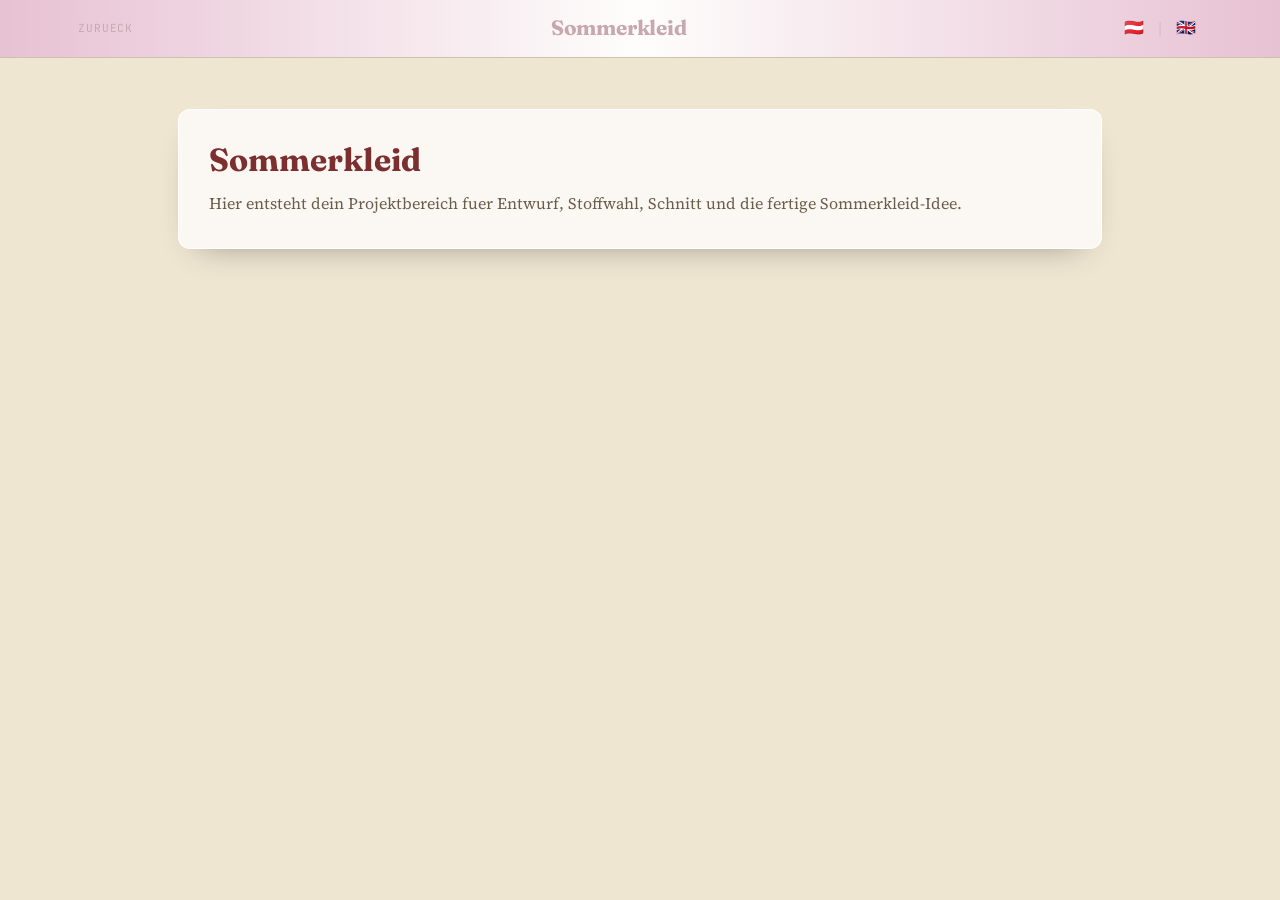
<file: sommerkleid.html>
<!DOCTYPE html>
<html lang="de">
<head>
<meta charset="UTF-8">
<meta name="viewport" content="width=device-width, initial-scale=1.0">
<title id="pageTitleTag">Sommerkleid - May's Blog</title>
<meta name="description" id="pageDescriptionTag" content="Projektseite: Sommerkleid.">
<script>
  window.__siteLanguage = localStorage.getItem('siteLanguage') === 'en' ? 'en' : 'de';
  document.documentElement.lang = window.__siteLanguage;
</script>
<link rel="icon" href="logomail.jpeg">
<link rel="stylesheet" href="fonts/fonts.css">
<style>
  :root{--rule:rgba(42,36,32,0.18);--ink:#2a2420;--ink-soft:#6b5d4c;--oxblood:#7c2f2f;}
  *{box-sizing:border-box;} body{margin:0;font-family:'Source Serif 4', Georgia, serif;background:#efe6d2;color:var(--ink);} 
  header.site{position:sticky;top:0;z-index:40;background:linear-gradient(to right, rgba(230,190,210,0.92) 0%, rgba(255,255,255,0.92) 50%, rgba(230,190,210,0.92) 100%);backdrop-filter:blur(6px);box-shadow:0 1px 0 0 var(--rule);transform:translateZ(0);} 
  @media(max-width:760px){ header.site{backdrop-filter:none;} }
  .site-bar{display:flex;align-items:center;justify-content:space-between;padding:18px 28px;max-width:1180px;margin:0 auto;gap:24px;} 
  .back-link{font-family:'JetBrains Mono',monospace;font-size:0.7rem;letter-spacing:0.08em;text-transform:uppercase;text-decoration:none;color:#c8a8b0;} 
  .site-title{font-family:'Fraunces',Georgia,serif;font-weight:700;font-size:1.3rem;line-height:1;letter-spacing:-0.01em;margin:0;color:#c8a8b0;flex:1;text-align:center;} 
  .language-switch{display:flex;align-items:center;gap:8px;margin-left:14px;}
  .language-switch .language-sep{color:#c8a8b0;opacity:0.6;font-size:0.9rem;line-height:1;user-select:none;}
  .language-switch button{font-size:1rem;line-height:1;background:none;border:none;cursor:pointer;filter:saturate(0.95);transition:transform .18s, filter .18s, opacity .18s;}
  .language-switch button:hover{transform:translateY(-1px);filter:saturate(1.1);opacity:0.9;}
  main{max-width:980px;margin:0 auto;padding:52px 28px 70px;} 
  .panel{background:rgba(255,255,255,0.72);border:1px solid rgba(255,255,255,0.85);border-radius:12px;padding:30px;box-shadow:0 14px 34px -20px rgba(20,14,8,0.45);} 
  h2{font-family:'Fraunces',Georgia,serif;font-size:2rem;margin:0 0 10px;color:var(--oxblood);} p{margin:0;line-height:1.8;color:var(--ink-soft);} 
</style>
</head>
<body>
<header class="site"><div class="site-bar"><a href="index.html" class="back-link" id="backLinkLabel">Zurueck</a><h1 class="site-title" id="pageTitleLabel">Sommerkleid</h1><div class="language-switch" aria-label="Language switcher"><button type="button" aria-label="Deutsch" title="Deutsch">🇦🇹</button><span class="language-sep" aria-hidden="true">|</span><button type="button" aria-label="English" title="English">🇬🇧</button></div></div></header>
<main>
  <section class="panel">
    <h2 id="pageHeadingLabel">Sommerkleid</h2>
    <p id="pageTextLabel">Hier entsteht dein Projektbereich fuer Entwurf, Stoffwahl, Schnitt und die fertige Sommerkleid-Idee.</p>
  </section>
</main>

<script>
function initLanguageToggle(){
  const pageTitleTag = document.getElementById('pageTitleTag');
  const pageDescriptionTag = document.getElementById('pageDescriptionTag');
  const pageTitleLabel = document.getElementById('pageTitleLabel');
  const backLinkLabel = document.getElementById('backLinkLabel');
  const pageHeadingLabel = document.getElementById('pageHeadingLabel');
  const pageTextLabel = document.getElementById('pageTextLabel');
  const languageButtons = document.querySelectorAll('.language-switch button');

  const de = {
    title: 'Sommerkleid - May\'s Blog',
    description: 'Projektseite: Sommerkleid.',
    pageTitle: 'Sommerkleid',
    back: 'Zurueck',
    heading: 'Sommerkleid',
    text: 'Hier entsteht dein Projektbereich fuer Entwurf, Stoffwahl, Schnitt und die fertige Sommerkleid-Idee.'
  };
  const en = {
    title: 'Summer Dress - May\'s Blog',
    description: 'Project page: Summer Dress.',
    pageTitle: 'Summer Dress',
    back: 'Back',
    heading: 'Summer Dress',
    text: 'This is where your project area for the design, fabric choice, pattern, and final summer dress idea will take shape.'
  };

  function setLanguage(lang){
    const copy = lang === 'en' ? en : de;
    document.documentElement.lang = lang === 'en' ? 'en' : 'de';
    localStorage.setItem('siteLanguage', lang === 'en' ? 'en' : 'de');
    if(pageTitleTag) pageTitleTag.textContent = copy.title;
    if(pageDescriptionTag) pageDescriptionTag.setAttribute('content', copy.description);
    if(pageTitleLabel) pageTitleLabel.textContent = copy.pageTitle;
    if(backLinkLabel) backLinkLabel.textContent = copy.back;
    if(pageHeadingLabel) pageHeadingLabel.textContent = copy.heading;
    if(pageTextLabel) pageTextLabel.textContent = copy.text;
    languageButtons.forEach((button)=>{
      const active = (lang === 'en' && button.title === 'English') || (lang !== 'en' && button.title === 'Deutsch');
      button.setAttribute('aria-pressed', active ? 'true' : 'false');
    });
  }

  const austrianFlag = document.querySelector('.language-switch button[title="Deutsch"]');
  const englishFlag = document.querySelector('.language-switch button[title="English"]');
  if(austrianFlag && !austrianFlag.dataset.bound){
    austrianFlag.dataset.bound = '1';
    austrianFlag.addEventListener('click', ()=> setLanguage('de'));
  }
  if(englishFlag && !englishFlag.dataset.bound){
    englishFlag.dataset.bound = '1';
    englishFlag.addEventListener('click', ()=> setLanguage('en'));
  }

  setLanguage(window.__siteLanguage || 'de');
}

if(document.readyState === 'loading') document.addEventListener('DOMContentLoaded', initLanguageToggle);
else initLanguageToggle();
</script>
</body>
</html>
</file>
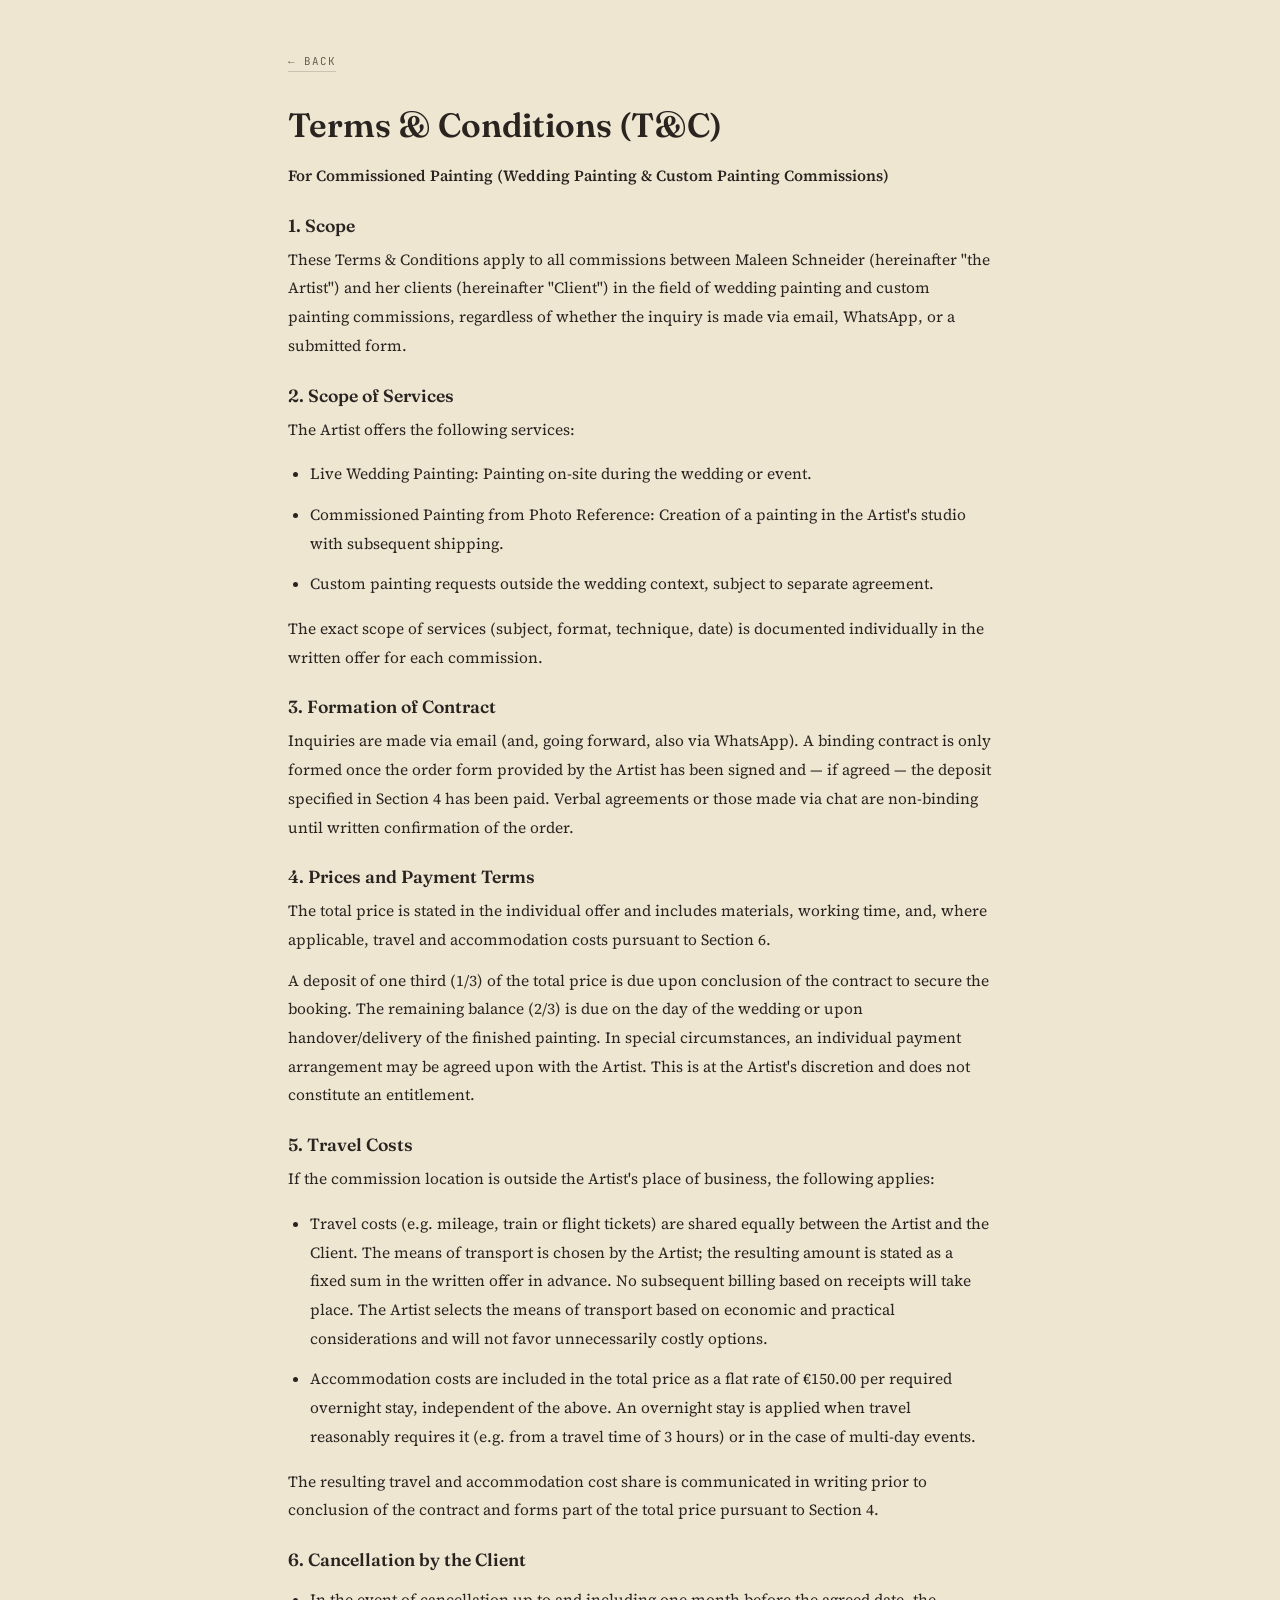
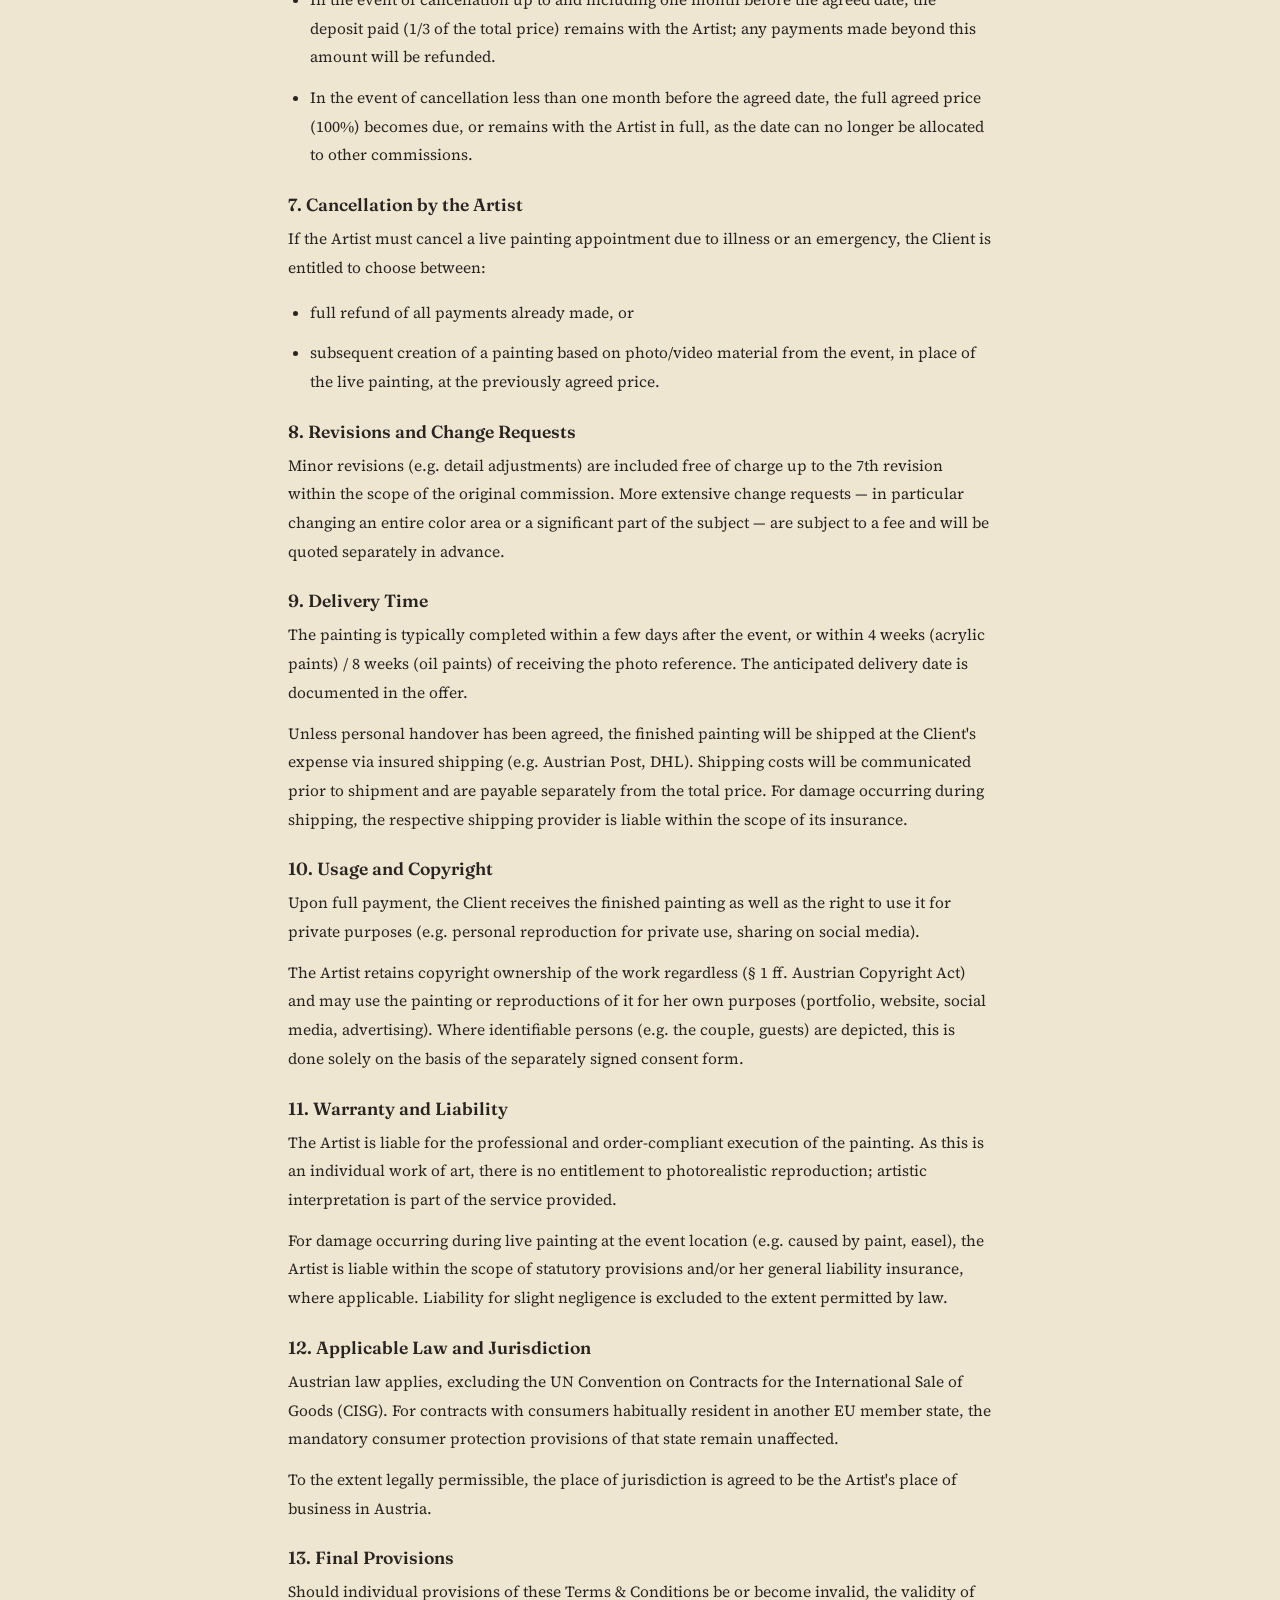
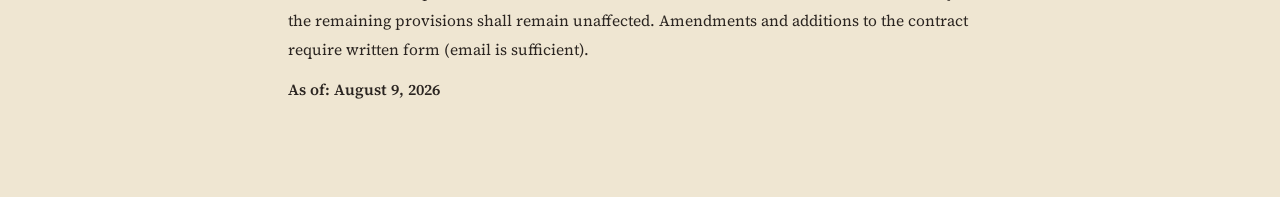
<file: terms-and-conditions.html>
<!DOCTYPE html>
<html lang="en">
<head>
<meta charset="UTF-8">
<meta name="viewport" content="width=device-width, initial-scale=1.0">
<title>Terms & Conditions</title>
<meta name="robots" content="noindex">
<link rel="icon" href="logomail.jpeg">
<link rel="stylesheet" href="fonts/fonts.css">
<style>
  :root{
    --paper:#efe6d2; --card:#f8f2e2; --ink:#2a2420; --ink-soft:#6b5d4c;
    --ink-faint:#a99d87; --oxblood:#7c2f2f; --rule:rgba(42,36,32,0.18);
  }
  *{box-sizing:border-box;}
  body{
    margin:0;background:var(--paper);color:var(--ink);
    font-family:'Source Serif 4', Georgia, serif;-webkit-font-smoothing:antialiased;
  }
  .page{max-width:760px;margin:0 auto;padding:48px 28px 80px;}
  a{color:var(--oxblood);}
  .back{
    display:inline-block;margin-bottom:32px;text-decoration:none;color:var(--ink-soft);
    font-family:'JetBrains Mono',monospace;font-size:0.68rem;letter-spacing:0.1em;text-transform:uppercase;
    border-bottom:1px solid var(--rule);padding-bottom:3px;
  }
  .back:hover{color:var(--oxblood);border-color:var(--oxblood);}
  h1{font-family:'Fraunces',Georgia,serif;font-weight:600;font-size:2.1rem;margin:0 0 16px;}
  h2{font-family:'Fraunces',Georgia,serif;font-weight:600;font-size:1.1rem;margin:24px 0 10px;}
  p, li{line-height:1.85;font-size:0.97rem;color:var(--ink);margin:0 0 12px;}
  ul{padding-left:22px;}
</style>
</head>
<body>
<div class="page">
  <a class="back" href="index.html">← Back</a>
  <h1>Terms &amp; Conditions (T&amp;C)</h1>
  <p><strong>For Commissioned Painting (Wedding Painting &amp; Custom Painting Commissions)</strong></p>

  <h2>1. Scope</h2>
  <p>These Terms &amp; Conditions apply to all commissions between Maleen Schneider (hereinafter &quot;the Artist&quot;) and her clients (hereinafter &quot;Client&quot;) in the field of wedding painting and custom painting commissions, regardless of whether the inquiry is made via email, WhatsApp, or a submitted form.</p>

  <h2>2. Scope of Services</h2>
  <p>The Artist offers the following services:</p>
  <ul>
    <li>Live Wedding Painting: Painting on-site during the wedding or event.</li>
    <li>Commissioned Painting from Photo Reference: Creation of a painting in the Artist&apos;s studio with subsequent shipping.</li>
    <li>Custom painting requests outside the wedding context, subject to separate agreement.</li>
  </ul>
  <p>The exact scope of services (subject, format, technique, date) is documented individually in the written offer for each commission.</p>

  <h2>3. Formation of Contract</h2>
  <p>Inquiries are made via email (and, going forward, also via WhatsApp). A binding contract is only formed once the order form provided by the Artist has been signed and — if agreed — the deposit specified in Section 4 has been paid. Verbal agreements or those made via chat are non-binding until written confirmation of the order.</p>

  <h2>4. Prices and Payment Terms</h2>
  <p>The total price is stated in the individual offer and includes materials, working time, and, where applicable, travel and accommodation costs pursuant to Section 6.</p>
  <p>A deposit of one third (1/3) of the total price is due upon conclusion of the contract to secure the booking. The remaining balance (2/3) is due on the day of the wedding or upon handover/delivery of the finished painting. In special circumstances, an individual payment arrangement may be agreed upon with the Artist. This is at the Artist&apos;s discretion and does not constitute an entitlement.</p>

  <h2>5. Travel Costs</h2>
  <p>If the commission location is outside the Artist&apos;s place of business, the following applies:</p>
  <ul>
    <li>Travel costs (e.g. mileage, train or flight tickets) are shared equally between the Artist and the Client. The means of transport is chosen by the Artist; the resulting amount is stated as a fixed sum in the written offer in advance. No subsequent billing based on receipts will take place. The Artist selects the means of transport based on economic and practical considerations and will not favor unnecessarily costly options.</li>
    <li>Accommodation costs are included in the total price as a flat rate of €150.00 per required overnight stay, independent of the above. An overnight stay is applied when travel reasonably requires it (e.g. from a travel time of 3 hours) or in the case of multi-day events.</li>
  </ul>
  <p>The resulting travel and accommodation cost share is communicated in writing prior to conclusion of the contract and forms part of the total price pursuant to Section 4.</p>

  <h2>6. Cancellation by the Client</h2>
  <ul>
    <li>In the event of cancellation up to and including one month before the agreed date, the deposit paid (1/3 of the total price) remains with the Artist; any payments made beyond this amount will be refunded.</li>
    <li>In the event of cancellation less than one month before the agreed date, the full agreed price (100%) becomes due, or remains with the Artist in full, as the date can no longer be allocated to other commissions.</li>
  </ul>

  <h2>7. Cancellation by the Artist</h2>
  <p>If the Artist must cancel a live painting appointment due to illness or an emergency, the Client is entitled to choose between:</p>
  <ul>
    <li>full refund of all payments already made, or</li>
    <li>subsequent creation of a painting based on photo/video material from the event, in place of the live painting, at the previously agreed price.</li>
  </ul>

  <h2>8. Revisions and Change Requests</h2>
  <p>Minor revisions (e.g. detail adjustments) are included free of charge up to the 7th revision within the scope of the original commission. More extensive change requests — in particular changing an entire color area or a significant part of the subject — are subject to a fee and will be quoted separately in advance.</p>

  <h2>9. Delivery Time</h2>
  <p>The painting is typically completed within a few days after the event, or within 4 weeks (acrylic paints) / 8 weeks (oil paints) of receiving the photo reference. The anticipated delivery date is documented in the offer.</p>
  <p>Unless personal handover has been agreed, the finished painting will be shipped at the Client&apos;s expense via insured shipping (e.g. Austrian Post, DHL). Shipping costs will be communicated prior to shipment and are payable separately from the total price. For damage occurring during shipping, the respective shipping provider is liable within the scope of its insurance.</p>

  <h2>10. Usage and Copyright</h2>
  <p>Upon full payment, the Client receives the finished painting as well as the right to use it for private purposes (e.g. personal reproduction for private use, sharing on social media).</p>
  <p>The Artist retains copyright ownership of the work regardless (§ 1 ff. Austrian Copyright Act) and may use the painting or reproductions of it for her own purposes (portfolio, website, social media, advertising). Where identifiable persons (e.g. the couple, guests) are depicted, this is done solely on the basis of the separately signed consent form.</p>

  <h2>11. Warranty and Liability</h2>
  <p>The Artist is liable for the professional and order-compliant execution of the painting. As this is an individual work of art, there is no entitlement to photorealistic reproduction; artistic interpretation is part of the service provided.</p>
  <p>For damage occurring during live painting at the event location (e.g. caused by paint, easel), the Artist is liable within the scope of statutory provisions and/or her general liability insurance, where applicable. Liability for slight negligence is excluded to the extent permitted by law.</p>

  <h2>12. Applicable Law and Jurisdiction</h2>
  <p>Austrian law applies, excluding the UN Convention on Contracts for the International Sale of Goods (CISG). For contracts with consumers habitually resident in another EU member state, the mandatory consumer protection provisions of that state remain unaffected.</p>
  <p>To the extent legally permissible, the place of jurisdiction is agreed to be the Artist&apos;s place of business in Austria.</p>

  <h2>13. Final Provisions</h2>
  <p>Should individual provisions of these Terms &amp; Conditions be or become invalid, the validity of the remaining provisions shall remain unaffected. Amendments and additions to the contract require written form (email is sufficient).</p>

  <p><strong>As of: August 9, 2026</strong></p>
</div>
</body>
</html>
</file>
<file: fonts/fonts.css>
﻿@font-face {
  font-family: 'Fraunces';
  font-style: italic;
  font-weight: 300 700;
  font-display: swap;
  src: url('fraunces-italic-latin-ext.woff2') format('woff2');
  unicode-range: U+0100-02BA, U+02BD-02C5, U+02C7-02CC, U+02CE-02D7, U+02DD-02FF, U+0304, U+0308, U+0329, U+1D00-1DBF, U+1E00-1E9F, U+1EF2-1EFF, U+2020, U+20A0-20AB, U+20AD-20C0, U+2113, U+2C60-2C7F, U+A720-A7FF;
}
@font-face {
  font-family: 'Fraunces';
  font-style: italic;
  font-weight: 300 700;
  font-display: swap;
  src: url('fraunces-italic-latin.woff2') format('woff2');
  unicode-range: U+0000-00FF, U+0131, U+0152-0153, U+02BB-02BC, U+02C6, U+02DA, U+02DC, U+0304, U+0308, U+0329, U+2000-206F, U+20AC, U+2122, U+2191, U+2193, U+2212, U+2215, U+FEFF, U+FFFD;
}
@font-face {
  font-family: 'Fraunces';
  font-style: normal;
  font-weight: 300 700;
  font-display: swap;
  src: url('fraunces-normal-latin-ext.woff2') format('woff2');
  unicode-range: U+0100-02BA, U+02BD-02C5, U+02C7-02CC, U+02CE-02D7, U+02DD-02FF, U+0304, U+0308, U+0329, U+1D00-1DBF, U+1E00-1E9F, U+1EF2-1EFF, U+2020, U+20A0-20AB, U+20AD-20C0, U+2113, U+2C60-2C7F, U+A720-A7FF;
}
@font-face {
  font-family: 'Fraunces';
  font-style: normal;
  font-weight: 300 700;
  font-display: swap;
  src: url('fraunces-normal-latin.woff2') format('woff2');
  unicode-range: U+0000-00FF, U+0131, U+0152-0153, U+02BB-02BC, U+02C6, U+02DA, U+02DC, U+0304, U+0308, U+0329, U+2000-206F, U+20AC, U+2122, U+2191, U+2193, U+2212, U+2215, U+FEFF, U+FFFD;
}
@font-face {
  font-family: 'JetBrains Mono';
  font-style: normal;
  font-weight: 400 500;
  font-display: swap;
  src: url('jetbrains-mono-normal-latin-ext.woff2') format('woff2');
  unicode-range: U+0100-02BA, U+02BD-02C5, U+02C7-02CC, U+02CE-02D7, U+02DD-02FF, U+0304, U+0308, U+0329, U+1D00-1DBF, U+1E00-1E9F, U+1EF2-1EFF, U+2020, U+20A0-20AB, U+20AD-20C0, U+2113, U+2C60-2C7F, U+A720-A7FF;
}
@font-face {
  font-family: 'JetBrains Mono';
  font-style: normal;
  font-weight: 400 500;
  font-display: swap;
  src: url('jetbrains-mono-normal-latin.woff2') format('woff2');
  unicode-range: U+0000-00FF, U+0131, U+0152-0153, U+02BB-02BC, U+02C6, U+02DA, U+02DC, U+0304, U+0308, U+0329, U+2000-206F, U+20AC, U+2122, U+2191, U+2193, U+2212, U+2215, U+FEFF, U+FFFD;
}
@font-face {
  font-family: 'Source Serif 4';
  font-style: italic;
  font-weight: 400 600;
  font-display: swap;
  src: url('source-serif-4-italic-latin-ext.woff2') format('woff2');
  unicode-range: U+0100-02BA, U+02BD-02C5, U+02C7-02CC, U+02CE-02D7, U+02DD-02FF, U+0304, U+0308, U+0329, U+1D00-1DBF, U+1E00-1E9F, U+1EF2-1EFF, U+2020, U+20A0-20AB, U+20AD-20C0, U+2113, U+2C60-2C7F, U+A720-A7FF;
}
@font-face {
  font-family: 'Source Serif 4';
  font-style: italic;
  font-weight: 400 600;
  font-display: swap;
  src: url('source-serif-4-italic-latin.woff2') format('woff2');
  unicode-range: U+0000-00FF, U+0131, U+0152-0153, U+02BB-02BC, U+02C6, U+02DA, U+02DC, U+0304, U+0308, U+0329, U+2000-206F, U+20AC, U+2122, U+2191, U+2193, U+2212, U+2215, U+FEFF, U+FFFD;
}
@font-face {
  font-family: 'Source Serif 4';
  font-style: normal;
  font-weight: 400 600;
  font-display: swap;
  src: url('source-serif-4-normal-latin-ext.woff2') format('woff2');
  unicode-range: U+0100-02BA, U+02BD-02C5, U+02C7-02CC, U+02CE-02D7, U+02DD-02FF, U+0304, U+0308, U+0329, U+1D00-1DBF, U+1E00-1E9F, U+1EF2-1EFF, U+2020, U+20A0-20AB, U+20AD-20C0, U+2113, U+2C60-2C7F, U+A720-A7FF;
}
@font-face {
  font-family: 'Source Serif 4';
  font-style: normal;
  font-weight: 400 600;
  font-display: swap;
  src: url('source-serif-4-normal-latin.woff2') format('woff2');
  unicode-range: U+0000-00FF, U+0131, U+0152-0153, U+02BB-02BC, U+02C6, U+02DA, U+02DC, U+0304, U+0308, U+0329, U+2000-206F, U+20AC, U+2122, U+2191, U+2193, U+2212, U+2215, U+FEFF, U+FFFD;
}
</file>
